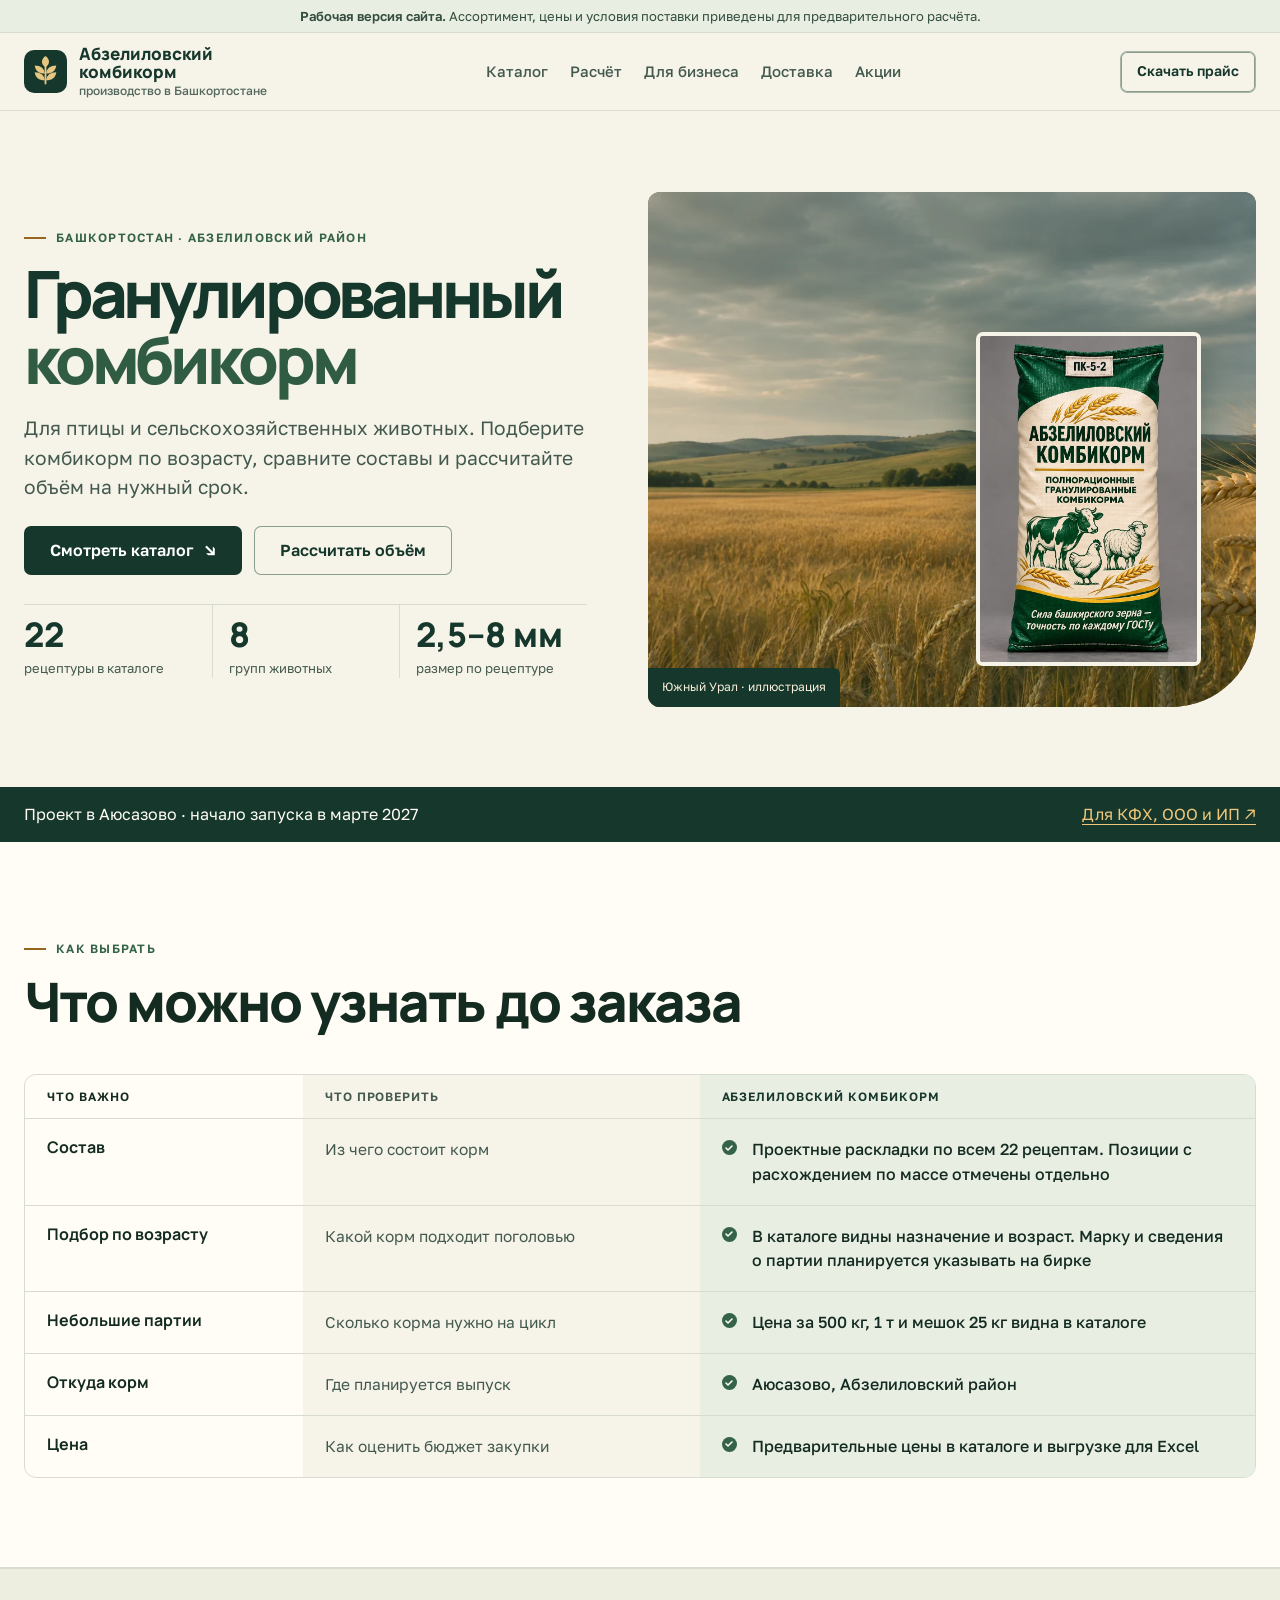
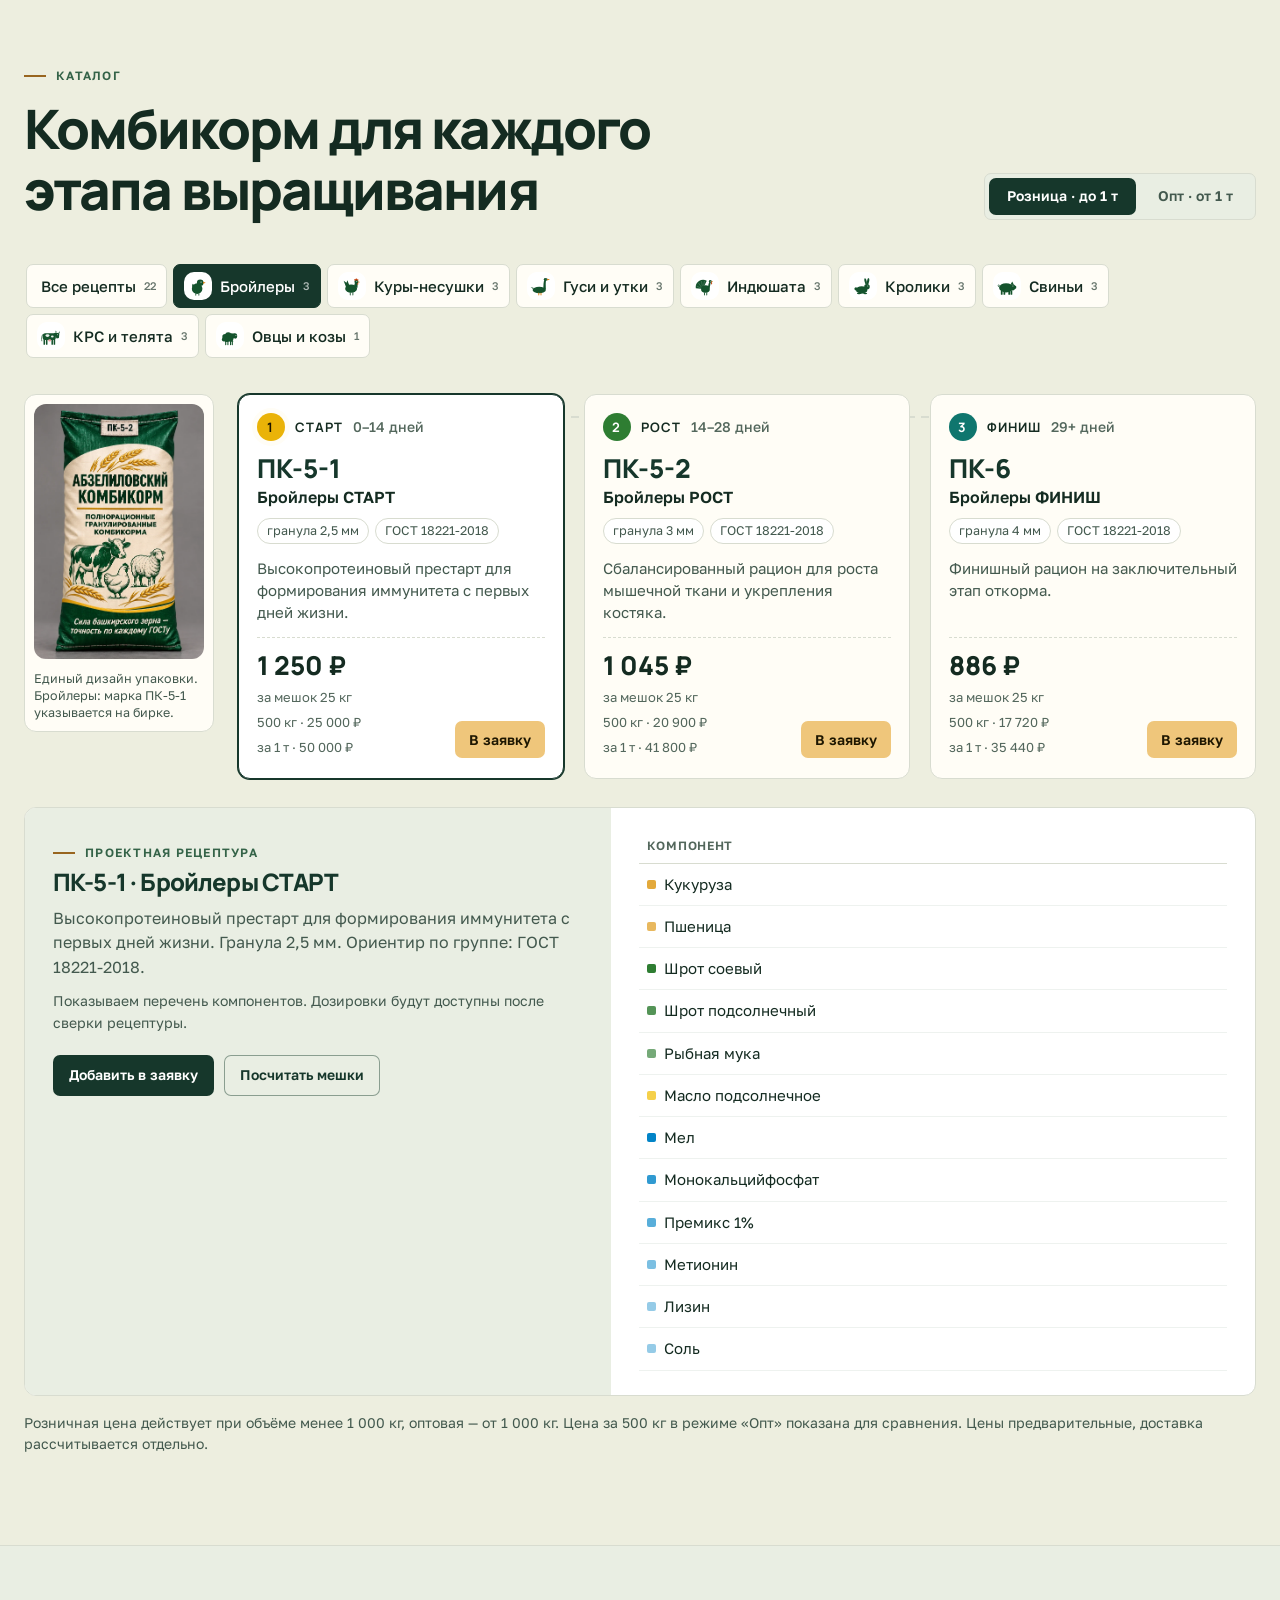
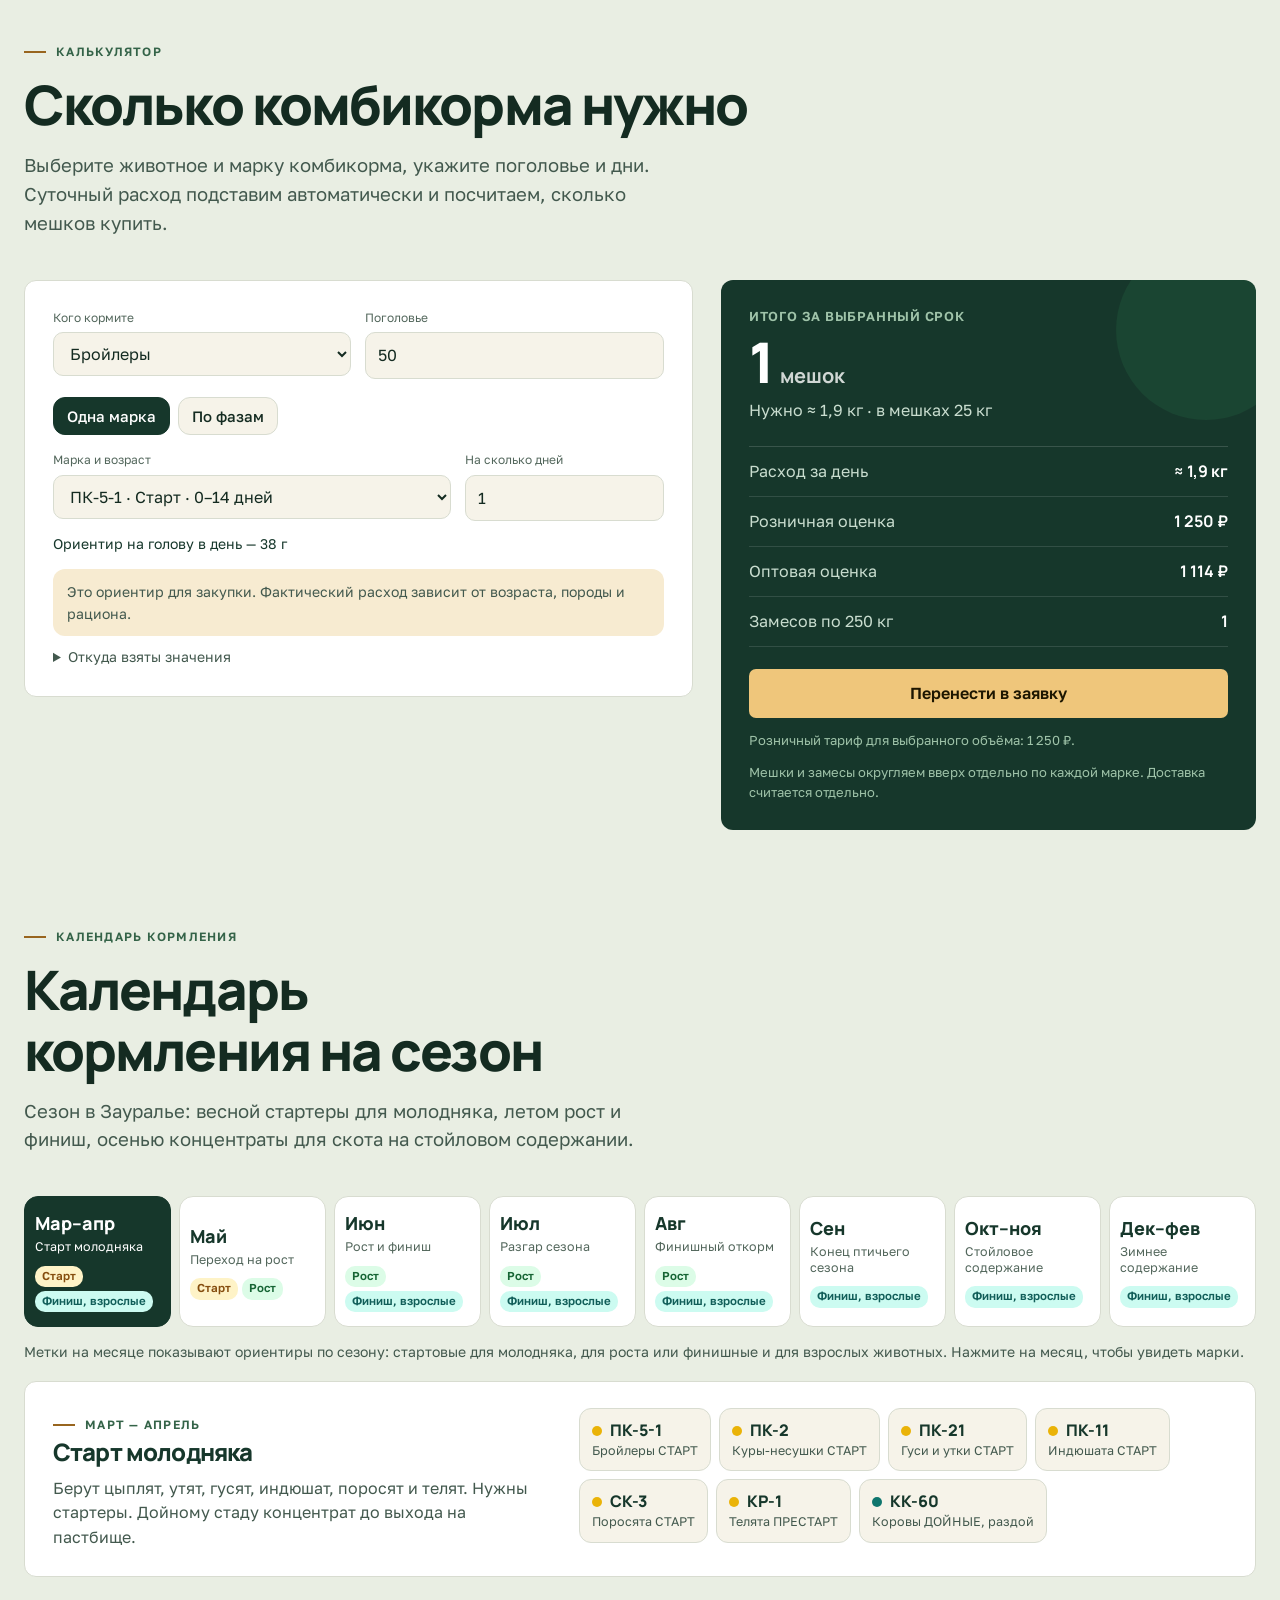
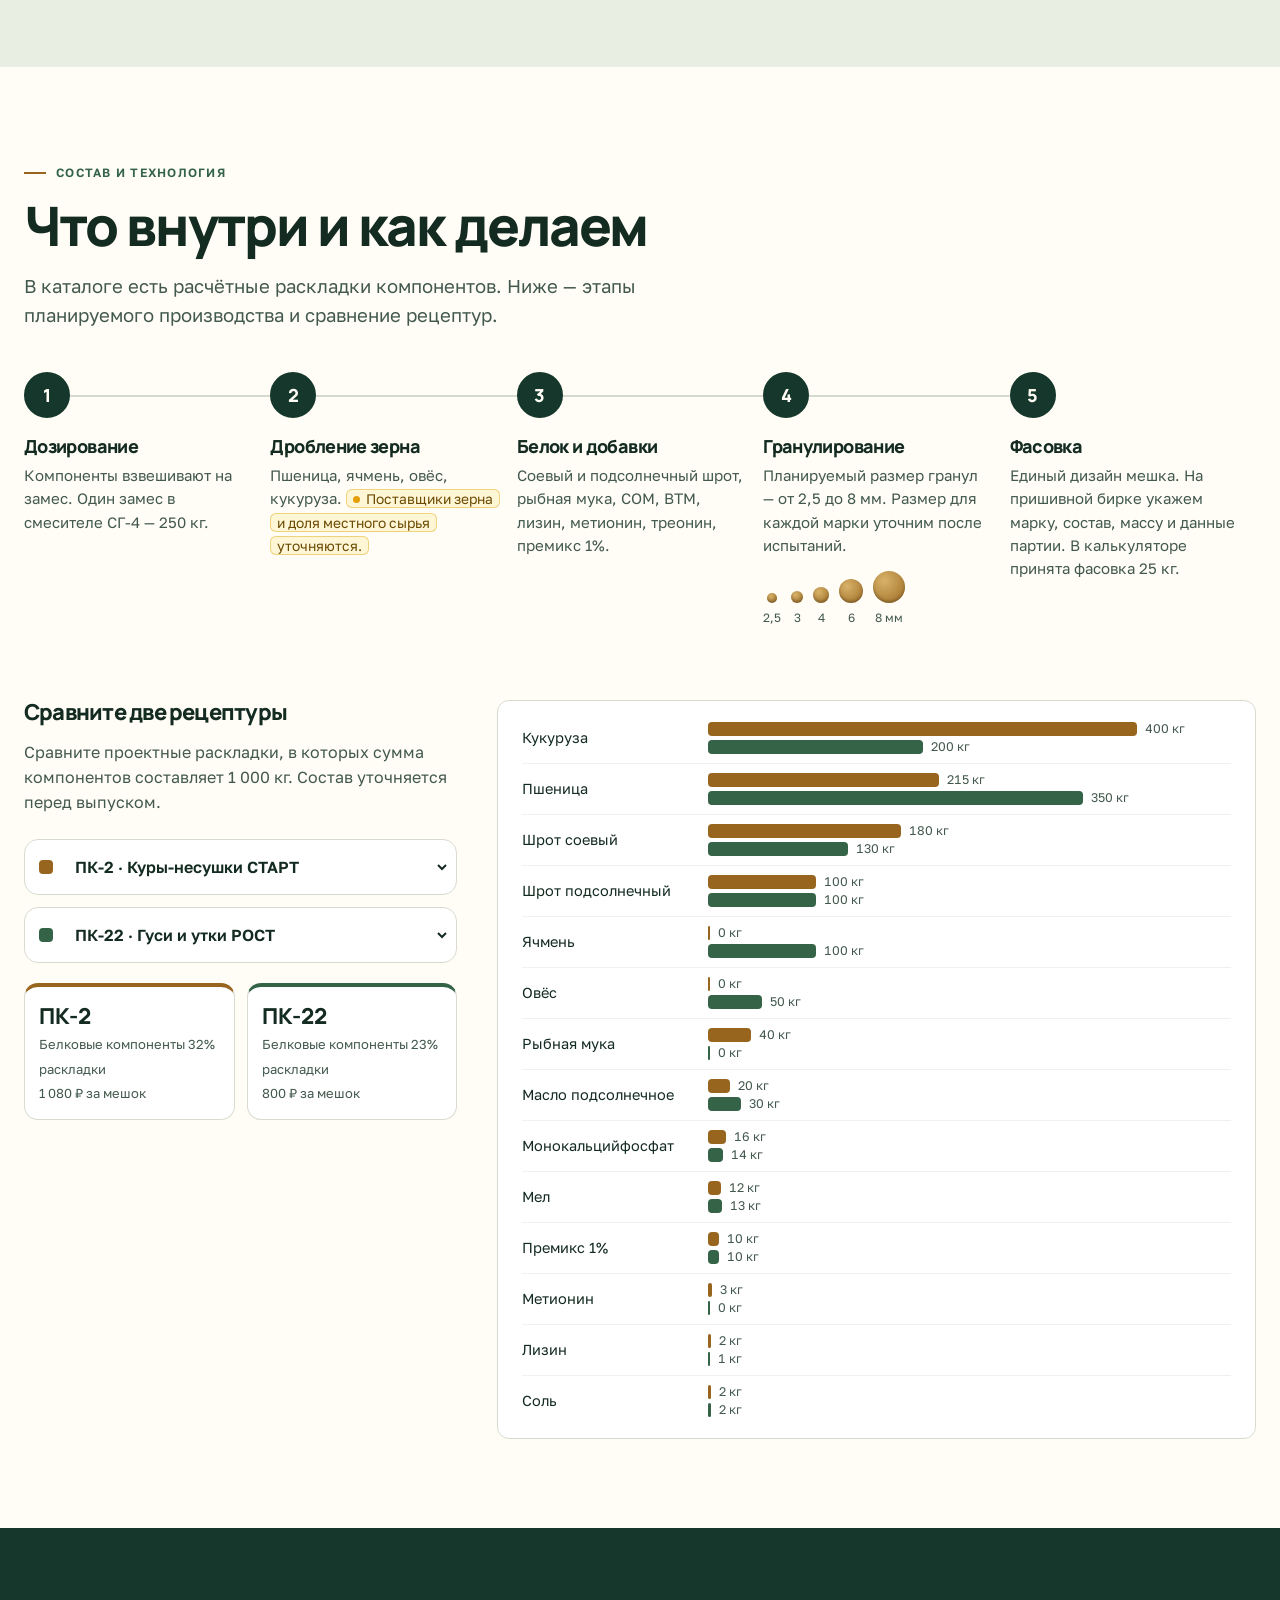
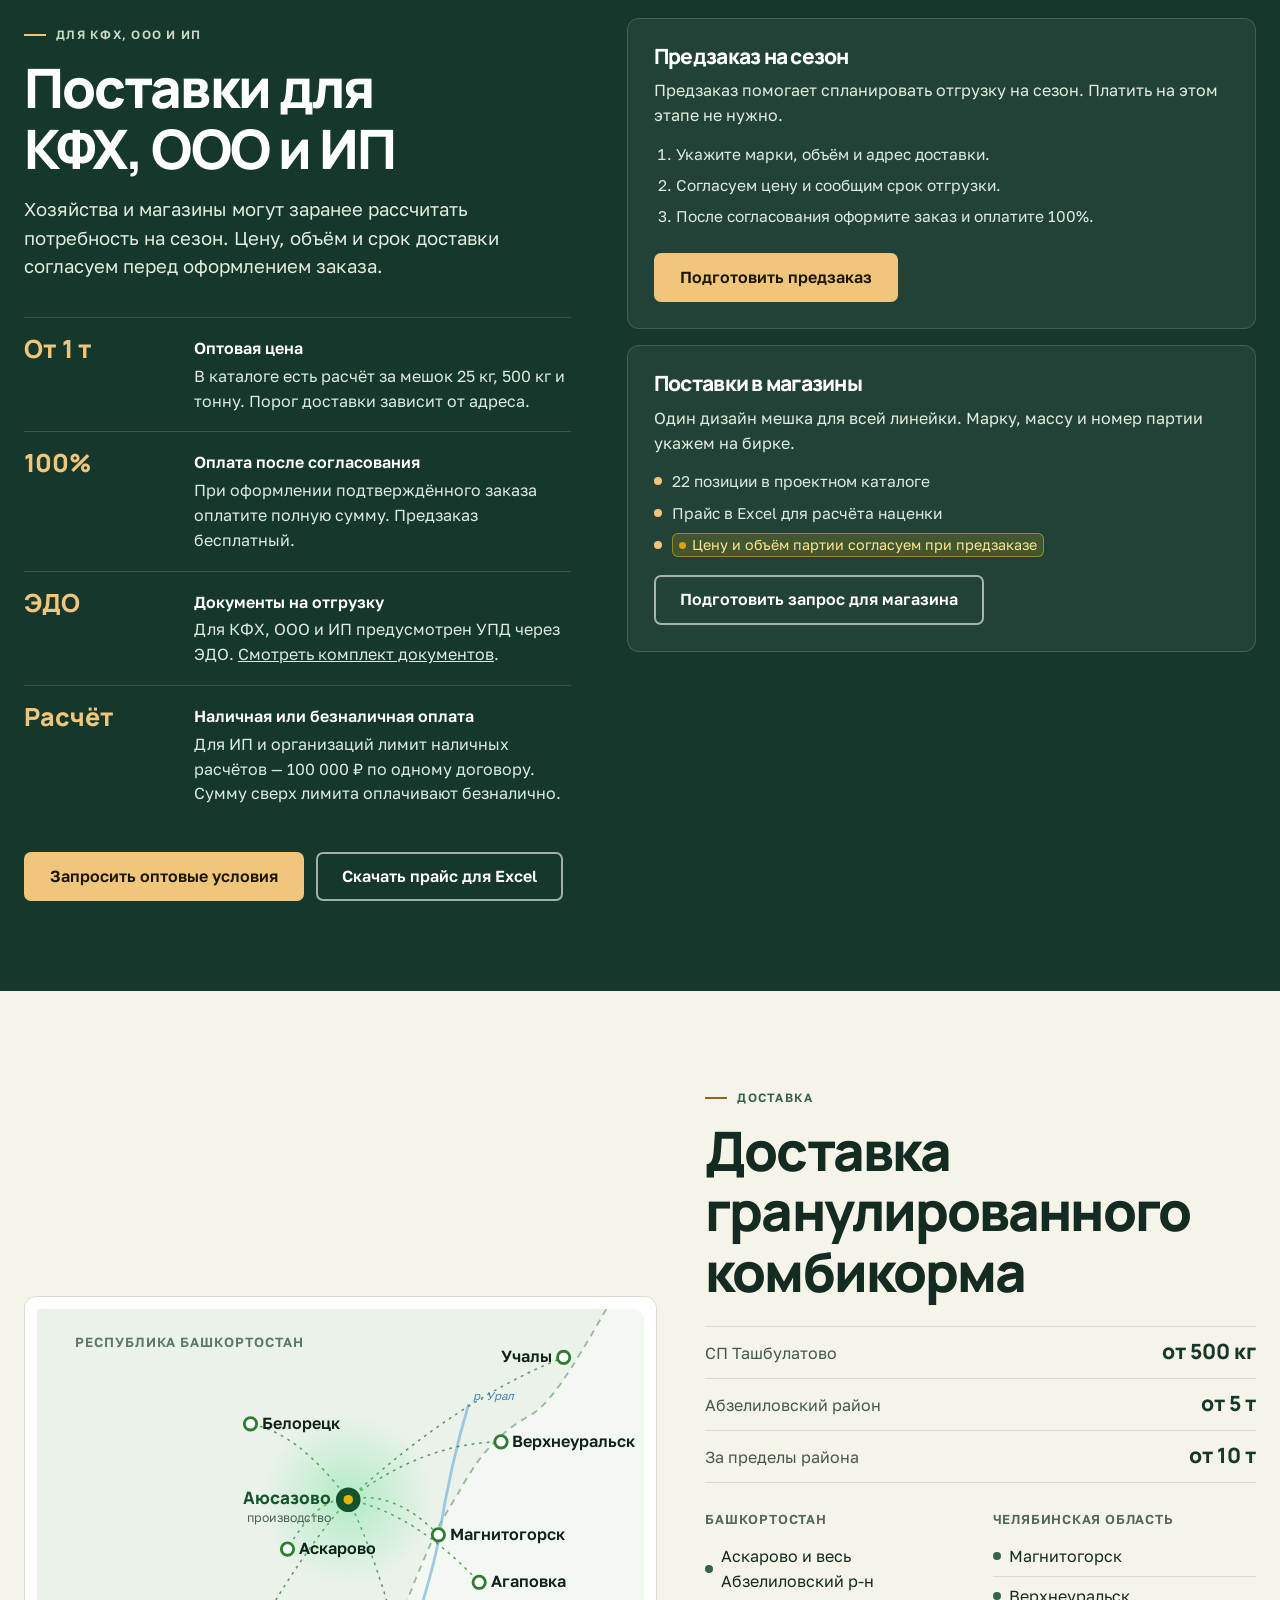
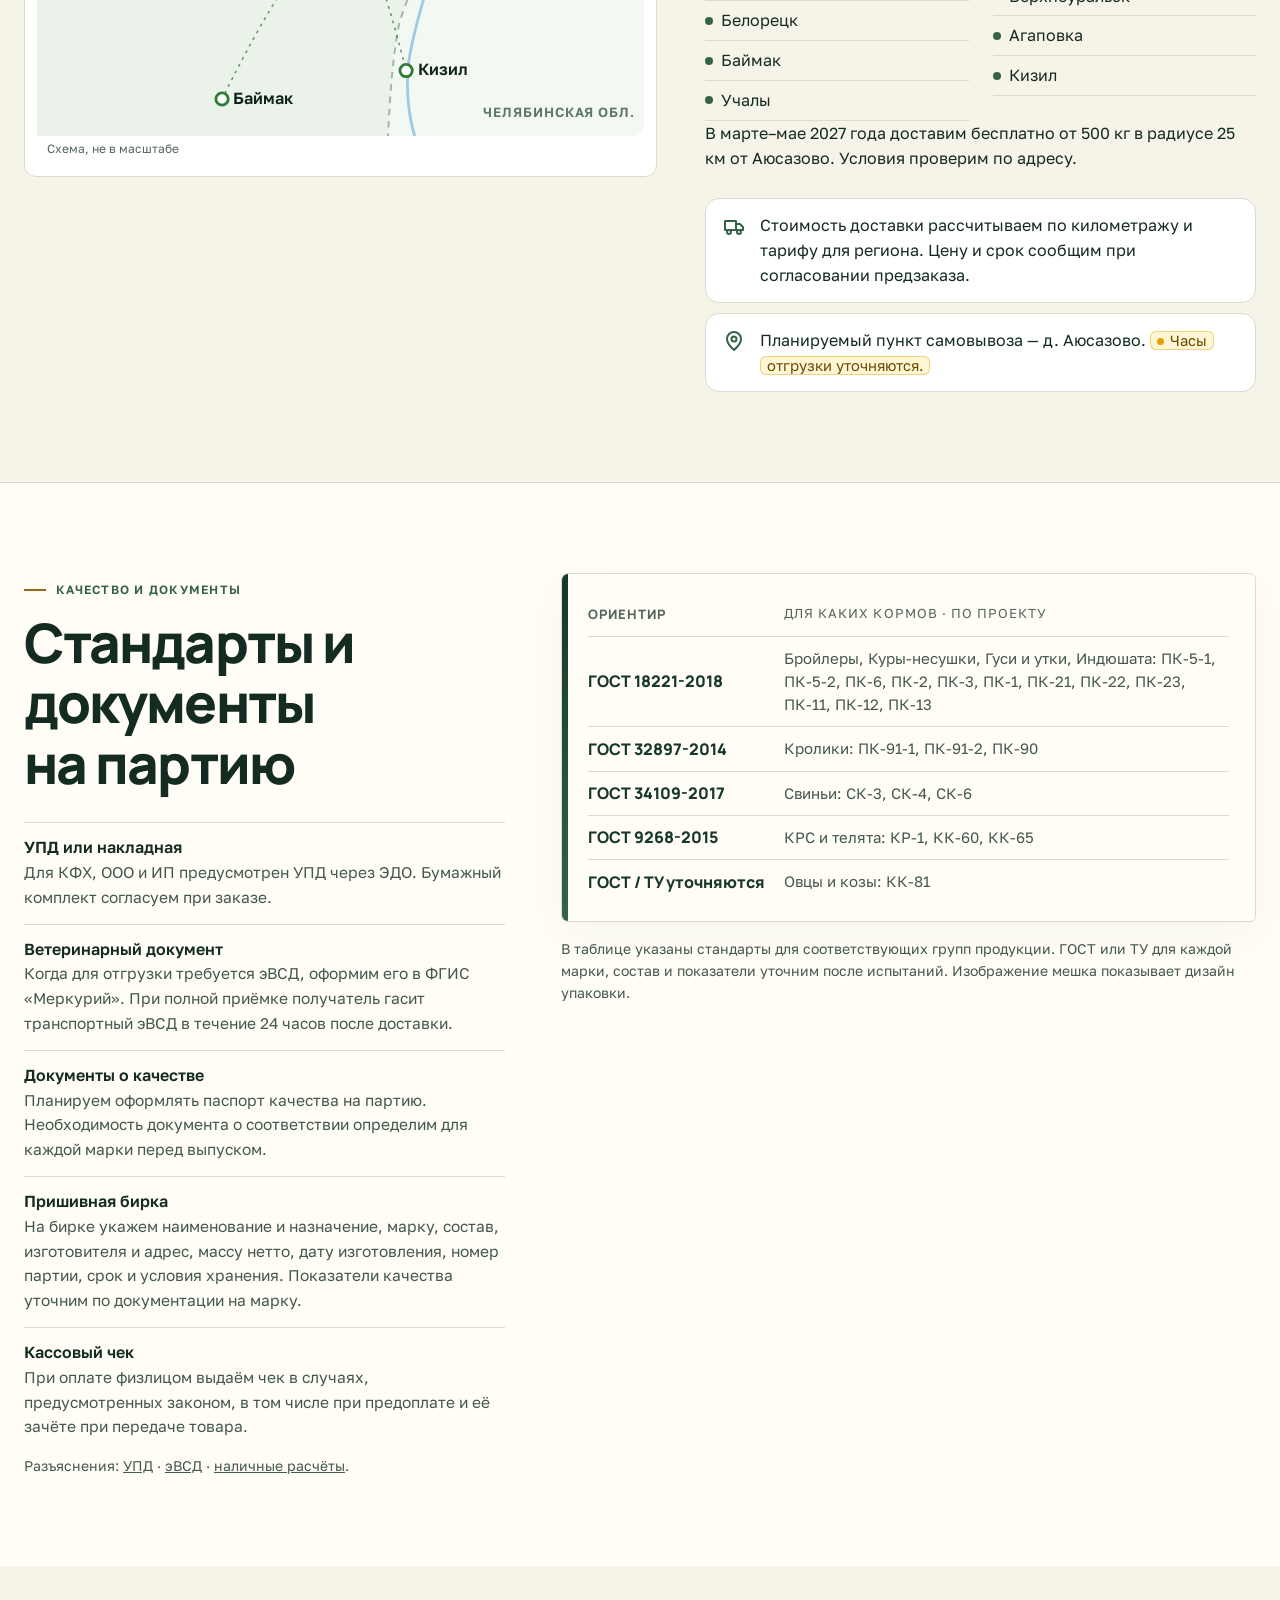
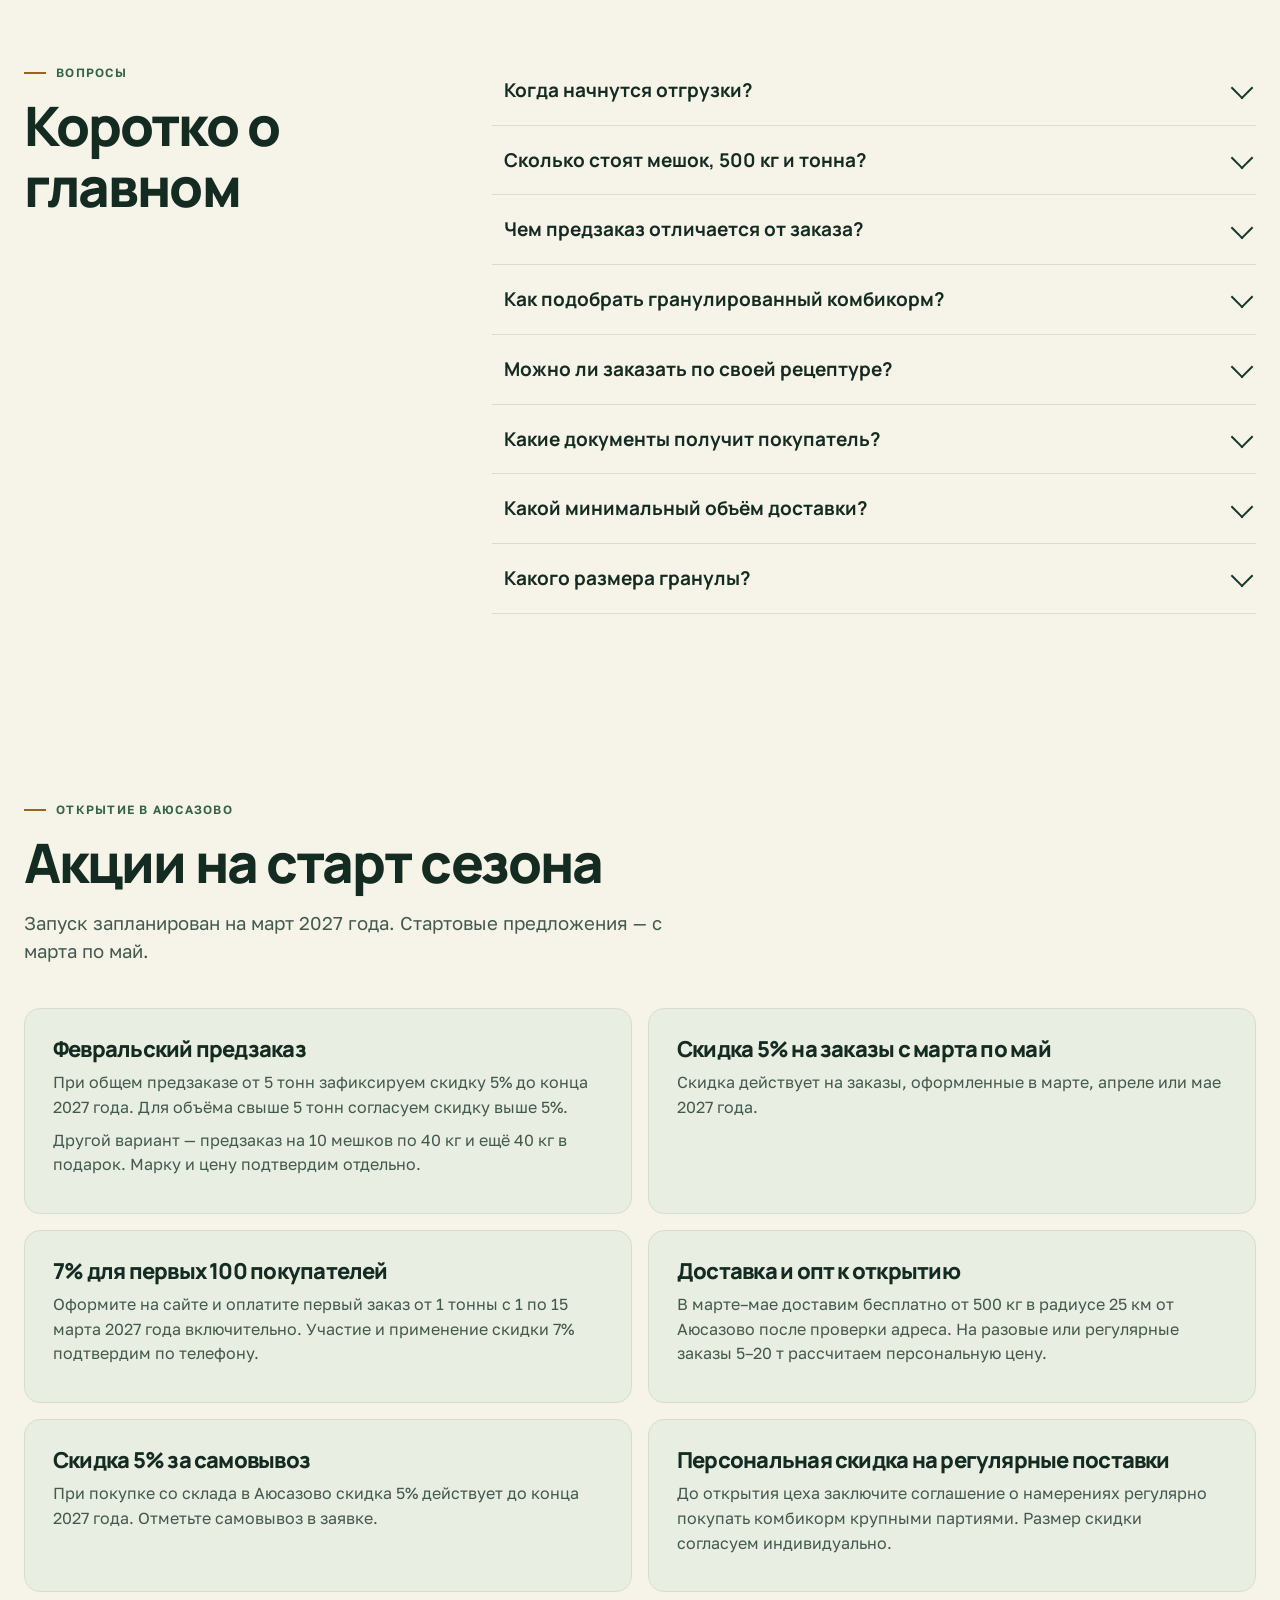
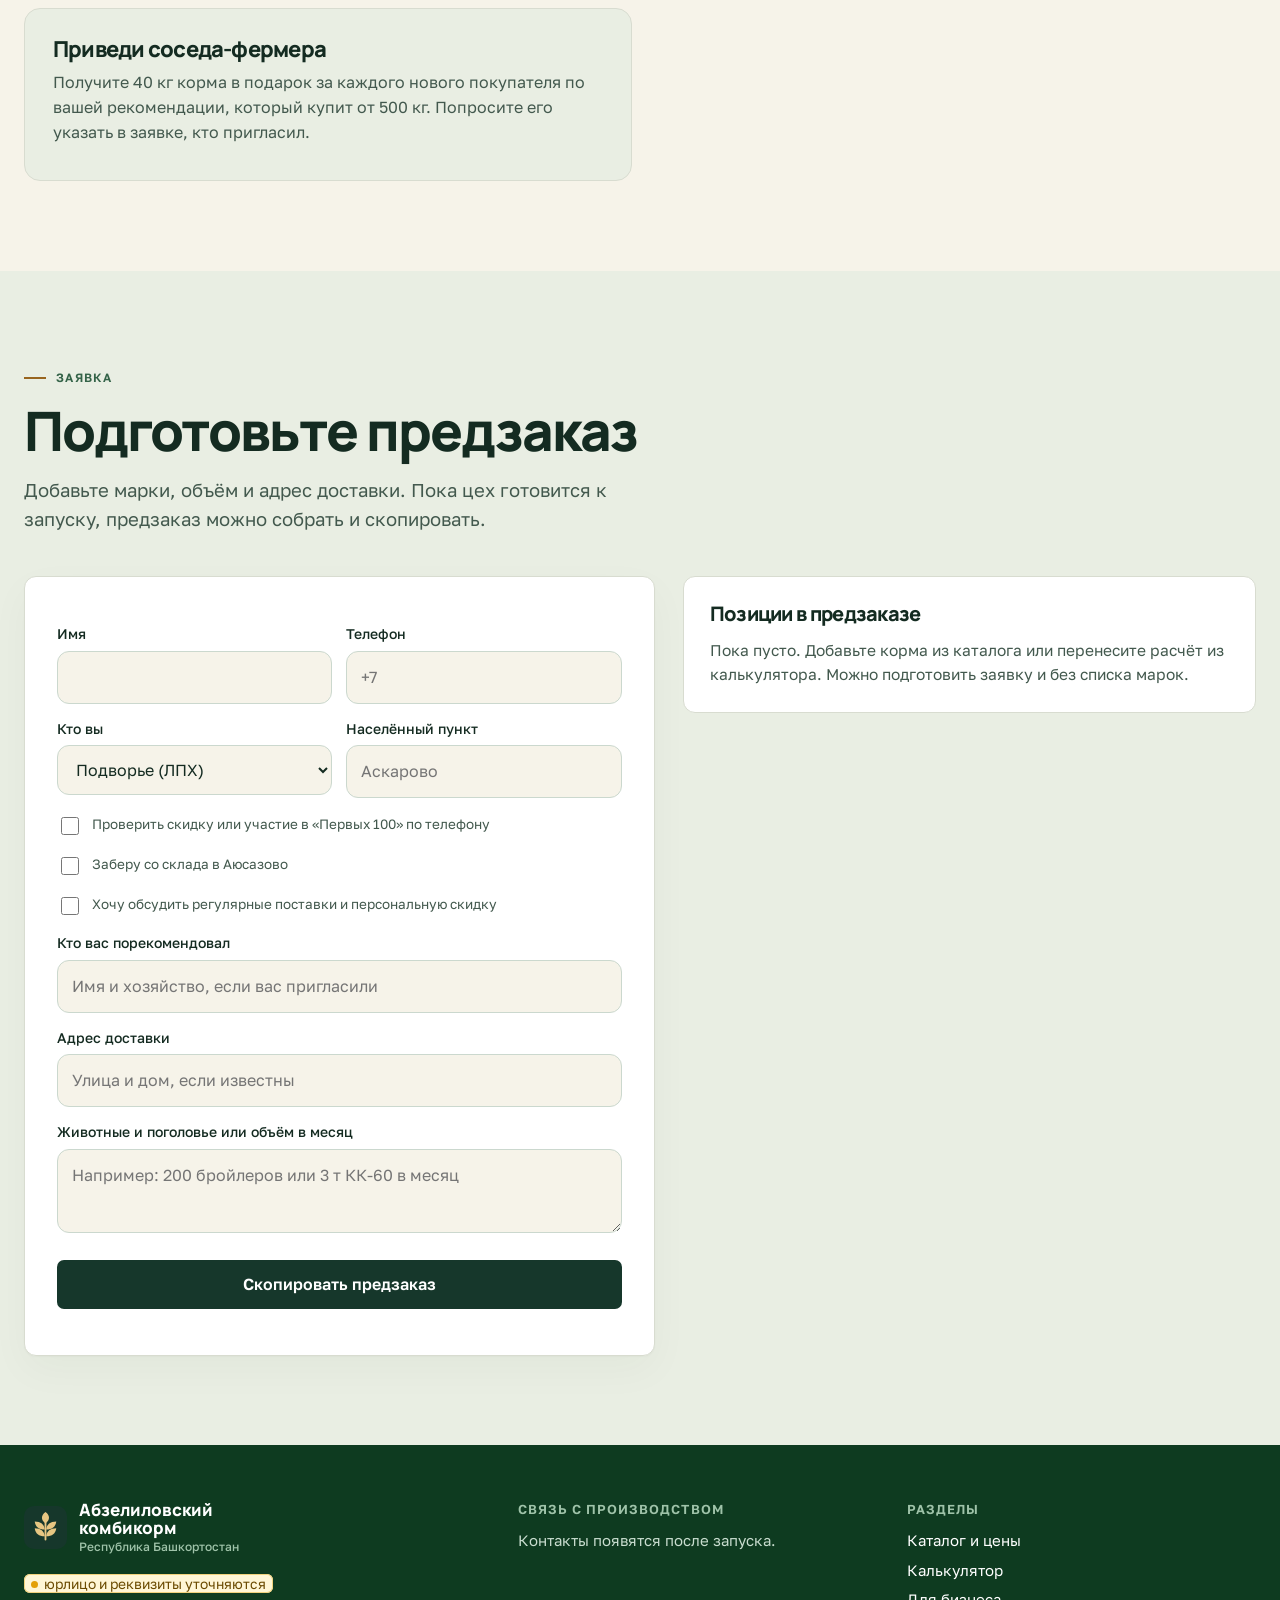
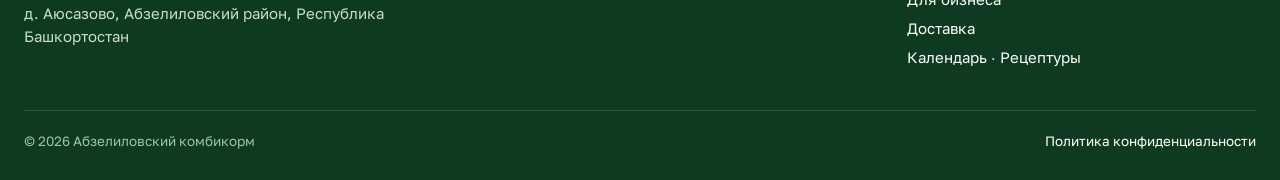
<file: index.html>
<!doctype html>
<html lang="ru">
<head>
<meta charset="utf-8">
<meta name="viewport" content="width=device-width, initial-scale=1">
<title>Абзелиловский комбикорм · каталог, рецептуры и расчёт объёма</title>
<meta name="description" content="Проект производства комбикорма в Аюсазово. Каталог из 22 рецептур, расчёт по фазам кормления и предварительные условия поставки.">
<meta property="og:title" content="Абзелиловский комбикорм">
<meta property="og:description" content="Каталог и расчёт расхода комбикорма на день и на выбранный срок. Проект производства в Абзелиловском районе.">
<meta property="og:type" content="website">
<meta name="theme-color" content="#14532D">
<meta name="robots" content="noindex, nofollow">
<link rel="icon" href="assets/img/mark.svg" type="image/svg+xml">
<style>
@font-face{font-family:"Golos";src:url(assets/fonts/GolosText-400.ttf) format("truetype");font-weight:400;font-display:swap}
@font-face{font-family:"Golos";src:url(assets/fonts/GolosText-500.ttf) format("truetype");font-weight:500;font-display:swap}
@font-face{font-family:"Golos";src:url(assets/fonts/GolosText-600.ttf) format("truetype");font-weight:600;font-display:swap}
@font-face{font-family:"Manrope";src:url(assets/fonts/Manrope-700.ttf) format("truetype");font-weight:700;font-display:swap}
@font-face{font-family:"Manrope";src:url(assets/fonts/Manrope-800.ttf) format("truetype");font-weight:800;font-display:swap}

:root{
  --bg:#F8FAF7;--paper:#fff;--ink:#10241A;--muted:#4D6155;--soft:#7A8B80;--line:#DCE6DE;
  --g900:#14532D;--g800:#1B5E20;--g600:#2E7D32;--g300:#4ADE80;--g50:#EEF5EF;
  --gold:#D97706;--gold2:#EAB308;--gold50:#FDF6E3;--sky:#0284C7;
  --ph-start:#EAB308;--ph-grow:#2E7D32;--ph-finish:#0F766E;
  --r:18px;--rs:12px;--shadow:0 1px 2px rgba(16,36,26,.06),0 8px 24px rgba(16,36,26,.07);
  --wrap:1240px;--pad:24px;
}
*{box-sizing:border-box}
html{overflow-x:clip;scroll-behavior:smooth;scroll-padding-top:84px}
body{margin:0;background:var(--bg);color:var(--ink);font:400 17px/1.55 "Golos",system-ui,sans-serif;-webkit-font-smoothing:antialiased}
img,svg{max-width:100%;display:block}
a{color:inherit}
button,input,select,textarea{font:inherit;color:inherit}
h1,h2,h3,h4{font-family:"Manrope",system-ui,sans-serif;font-weight:800;line-height:1.12;margin:0;letter-spacing:-.01em}
h2{font-size:clamp(28px,3.4vw,42px)}
h3{font-size:22px}
p{margin:0}
.wrap{max-width:var(--wrap);margin:0 auto;padding:0 var(--pad)}
.sec{padding:96px 0}
.eyebrow{font:600 13px/1 "Golos";letter-spacing:.12em;text-transform:uppercase;color:var(--g600);display:inline-flex;align-items:center;gap:10px;margin-bottom:16px}
.eyebrow::before{content:"";width:22px;height:2px;background:var(--gold2)}
.lead{font-size:19px;color:var(--muted);max-width:640px;margin-top:16px}
.sec-head{display:flex;justify-content:space-between;align-items:flex-end;gap:32px;margin-bottom:40px;flex-wrap:wrap}
.sec-head>*{min-width:0}
.gap{background:#FFF6D6;box-shadow:inset 0 0 0 1px #F1D27C;color:#6B4A00;border-radius:6px;padding:1px 7px;font-size:.92em;-webkit-box-decoration-break:clone;box-decoration-break:clone}
.gap::before{content:"";display:inline-block;width:7px;height:7px;border-radius:50%;background:#E3A008;margin-right:6px;vertical-align:1px}
.draft-bar{background:#FFF6D6;border-bottom:1px solid #F1D27C;color:#6B4A00;font-size:14px;text-align:center;padding:8px 16px}
.draft-bar b{font-weight:600}

.btn{display:inline-flex;align-items:center;justify-content:center;gap:10px;border:0;border-radius:999px;padding:15px 26px;font:600 16px/1.2 "Golos";cursor:pointer;text-decoration:none;transition:transform .15s,background .2s,box-shadow .2s;text-align:center;white-space:normal}
.btn:active{transform:translateY(1px)}
.btn-main{background:var(--g900);color:#fff;box-shadow:0 6px 18px rgba(20,83,45,.25)}
.btn-main:hover{background:var(--g800)}
.btn-gold{background:var(--gold2);color:#1d1600}
.btn-gold:hover{background:#f2c22a}
.btn-line{background:transparent;color:var(--g900);box-shadow:inset 0 0 0 2px var(--g900)}
.btn-line:hover{background:var(--g50)}
.btn-sm{padding:10px 16px;font-size:14px}
:focus-visible{outline:3px solid var(--sky);outline-offset:2px}

/* ornament band */
.orn{height:10px;background:url("data:image/svg+xml,%3Csvg xmlns='http://www.w3.org/2000/svg' width='28' height='10'%3E%3Cpath d='M0 5h6l4-4 4 4 4-4 4 4h6' fill='none' stroke='%23D97706' stroke-width='1.4'/%3E%3Ccircle cx='14' cy='8.5' r='1.2' fill='%23D97706'/%3E%3C/svg%3E") repeat-x center/28px 10px;opacity:.75}

/* header */
.hdr{position:sticky;top:0;z-index:50;background:rgba(248,250,247,.92);backdrop-filter:saturate(1.4) blur(10px);border-bottom:1px solid var(--line)}
.hdr-in{display:flex;align-items:center;gap:20px;height:72px}
.logo{display:flex;align-items:center;gap:12px;text-decoration:none;min-width:0}
.logo svg{width:44px;height:44px;flex:none}
.logo b{font:800 17px/1.05 "Manrope";color:var(--g900);display:block}
.logo small{font:500 12px/1.2 "Golos";color:var(--soft);display:block;margin-top:3px}
.hdr-geo{font-size:13px;color:var(--muted);line-height:1.3;max-width:210px;padding-left:20px;border-left:1px solid var(--line)}
.hdr-nav{display:flex;gap:22px;margin-left:auto}
.hdr-nav a{white-space:nowrap;font-size:15px;text-decoration:none;color:var(--muted);font-weight:500}
.hdr-nav a:hover{color:var(--g900)}
.hdr-act{display:flex;align-items:center;gap:10px}
.hdr-phone{font:700 16px "Manrope";text-decoration:none;color:var(--g900);white-space:nowrap}
.msg{width:38px;height:38px;border-radius:50%;display:grid;place-items:center;background:var(--g50);color:var(--g900);text-decoration:none;flex:none}
.msg svg{width:20px;height:20px}
.cart-pill{display:none;align-items:center;gap:8px;background:var(--gold2);color:#1d1600;text-decoration:none;border-radius:999px;padding:8px 14px;font:600 14px "Golos";white-space:nowrap}
.cart-pill.on{display:inline-flex}

/* hero */
.hero{padding:56px 0 72px;position:relative;overflow:hidden}
.hero-grid{display:grid;grid-template-columns:1.02fr 1fr;gap:48px;align-items:center}
.hero-grid>*{min-width:0}
.hero h1{font-size:clamp(34px,4.1vw,54px);color:var(--g900)}
.hero h1 em{font-style:normal;color:var(--gold)}
.hero .lead{font-size:19px;margin-top:20px}
.hero-cta{display:flex;gap:12px;margin-top:32px;flex-wrap:wrap}
.facts{display:grid;grid-template-columns:repeat(4,1fr);gap:0;margin-top:44px;border-top:1px solid var(--line)}
.facts>div{padding:18px 16px 0 0;min-width:0}
.facts>div+div{padding-left:16px;border-left:1px solid var(--line)}
.facts b{font:800 30px/1 "Manrope";color:var(--g900);display:block;white-space:nowrap}
.facts>div>span{font-size:14px;color:var(--muted);line-height:1.35;display:block;margin-top:8px}
.hero-bags{margin:0 auto;max-width:640px;display:grid;grid-template-columns:2fr 1fr 1fr;grid-template-rows:auto auto;gap:10px;position:relative}
.hero-bags>*{min-width:0}
.hero-bags img{width:100%;height:auto;aspect-ratio:600/894;object-fit:cover;border-radius:16px;box-shadow:0 10px 26px rgba(16,36,26,.12)}
.hero-bags .hb-main{grid-row:1/3;height:100%}
.hero-bags figcaption{grid-column:1/-1;font-size:12px;color:var(--soft)}
.hero-ph{margin:0;max-width:680px;border-radius:24px;overflow:hidden;border:1px solid var(--line);position:relative;background:#E9E9E6;box-shadow:0 20px 50px rgba(16,36,26,.14)}
.hero-ph img{width:100%;height:auto}
.vis-label{position:absolute;left:16px;bottom:14px;z-index:5;font-size:12px;color:var(--soft);background:rgba(255,255,255,.8);padding:4px 10px;border-radius:999px}

/* catalog */
.cat{background:var(--paper);border-top:1px solid var(--line);border-bottom:1px solid var(--line)}
.cat-bar{display:flex;gap:16px;align-items:center;justify-content:space-between;flex-wrap:wrap;margin-bottom:28px}
.cat-bar>*{min-width:0}
.price-tg{display:inline-flex;background:var(--g50);border-radius:999px;padding:4px;gap:4px;border:1px solid var(--line)}
.price-tg button{border:0;background:transparent;border-radius:999px;padding:10px 18px;font:600 14px/1.2 "Golos";cursor:pointer;color:var(--muted);text-align:center}
.price-tg button.on{background:var(--g900);color:#fff}
.tabs{display:flex;gap:8px;overflow-x:auto;padding:2px 2px 10px;margin:0 0 26px;scrollbar-width:thin}
.tab{flex:none;display:flex;align-items:center;gap:8px;border:1px solid var(--line);background:var(--bg);border-radius:14px;padding:8px 14px 8px 8px;cursor:pointer;font:500 15px "Golos";white-space:nowrap;transition:border-color .2s,background .2s}
.tab svg{width:34px;height:34px;flex:none;background:#fff;border-radius:10px;padding:3px}
.tab.all{padding-left:14px}
.tab:hover{border-color:var(--g600)}
.tab.on{background:var(--g900);color:#fff;border-color:var(--g900)}
.tab.on svg{background:#fff}
.tab i{font-style:normal;font-size:12px;opacity:.65}

.line-view{position:relative;display:grid;grid-template-columns:190px 1fr;gap:24px;align-items:start}
.line-view>*{min-width:0}
.lv{margin:0;position:sticky;top:96px;border-radius:var(--r);overflow:hidden;background:#fff;border:1px solid var(--line);padding:10px 10px 12px;text-align:center}
.lv img{width:100%;height:auto;margin:0 auto;border-radius:12px}
.lv figcaption,.lv p{font-size:12.5px;line-height:1.35;color:var(--muted);margin-top:12px;text-align:left}
.lv.none{background:linear-gradient(180deg,var(--g50),#fff)}
.lv.none svg{width:110px;height:110px;margin:6px auto 0}
.phases{display:grid;grid-template-columns:repeat(3,1fr);gap:20px;position:relative}
.phases>*{min-width:0}
.phases.n1{grid-template-columns:minmax(0,420px)}
.phases.seq::before{content:"";position:absolute;left:8%;right:8%;top:22px;height:2px;background:repeating-linear-gradient(90deg,var(--line) 0 8px,transparent 8px 14px)}
.pc{position:relative;background:var(--bg);border:1px solid var(--line);border-radius:var(--r);padding:18px 18px 20px;cursor:pointer;transition:border-color .2s,box-shadow .2s,transform .2s;display:flex;flex-direction:column}
.pc:hover{border-color:#b9cdbd}
.pc.on{border-color:var(--g900);box-shadow:0 0 0 2px var(--g900),var(--shadow);background:#fff}
.pc-ph{display:flex;align-items:center;gap:10px;font:700 13px "Manrope";letter-spacing:.08em;text-transform:uppercase}
.pc-ph i{width:28px;height:28px;border-radius:50%;display:grid;place-items:center;color:#fff;font-style:normal;font-size:13px;flex:none;position:relative;z-index:1;box-shadow:0 0 0 5px var(--paper)}
.pc-ph span{color:var(--soft);font-family:"Golos";font-weight:500;letter-spacing:0;text-transform:none;font-size:14px}
.pc-top{display:block;margin-top:14px}
.pc-top>*{min-width:0}
.pc-top .bag{width:96px}
.pc-mark{font:800 26px/1 "Manrope";color:var(--g900)}
.pc-name{font-weight:600;margin-top:6px;line-height:1.3}
.pc-spec{display:flex;flex-wrap:wrap;gap:6px;margin-top:10px}
.chip{font-size:12.5px;line-height:1;padding:6px 9px;border-radius:999px;background:#fff;border:1px solid var(--line);color:var(--muted);white-space:nowrap}
.pc-desc{font-size:15px;color:var(--muted);margin-top:14px;line-height:1.45;flex:1}
.pc-price{display:flex;align-items:flex-end;justify-content:space-between;gap:12px;margin-top:16px;padding-top:14px;border-top:1px dashed var(--line);flex-wrap:wrap}
.pc-price>*{min-width:0}
.pc-price b{font:800 26px/1 "Manrope";color:var(--ink);white-space:nowrap}
.pc-price small{display:block;font-size:13px;color:var(--soft);margin-top:5px}
.add{border:0;border-radius:999px;background:var(--gold2);color:#1d1600;font:600 14px "Golos";padding:10px 14px;cursor:pointer;white-space:nowrap}
.add:hover{background:#f2c22a}
.add.done{background:var(--g50);color:var(--g900)}

.detail{margin-top:28px;display:grid;grid-template-columns:1fr 1.1fr;gap:0;border:1px solid var(--line);border-radius:var(--r);overflow:hidden;background:#fff}
.detail>*{min-width:0}
.dt-l{padding:28px;background:linear-gradient(180deg,var(--g50),#fff)}
.dt-bag{float:right;width:84px;height:auto;margin:0 0 10px 16px;border-radius:10px}
.dt-l h3{font-size:24px;color:var(--g900)}
.dt-l p{color:var(--muted);margin-top:10px}
.stack{display:flex;height:34px;border-radius:10px;overflow:hidden;margin-top:22px;background:var(--line)}
.stack span{height:100%;transition:flex-basis .5s}
.legend{display:grid;grid-template-columns:1fr 1fr;gap:8px 16px;margin-top:16px;font-size:14px}
.legend div{display:flex;align-items:center;gap:8px;min-width:0}
.legend i{width:12px;height:12px;border-radius:3px;flex:none}
.legend b{margin-left:auto;font-family:"Manrope"}
.dt-r{padding:20px 28px 24px}
.ctab{width:100%;border-collapse:collapse;font-size:15px}
.ctab th{text-align:left;font:600 12px "Golos";letter-spacing:.06em;text-transform:uppercase;color:var(--soft);padding:10px 8px;border-bottom:1px solid var(--line);position:sticky;top:0;background:#fff}
.ctab td{padding:9px 8px;border-bottom:1px solid #EEF2EF}
.ctab td:nth-child(n+2),.ctab th:nth-child(n+2){text-align:right;font-variant-numeric:tabular-nums}
.ctab td:nth-child(n+2){white-space:nowrap}
.ctab td i{display:inline-block;width:9px;height:9px;border-radius:2px;margin-right:8px;vertical-align:1px}
.ctab tfoot td{font-weight:600;border-bottom:0}

.ptable-wrap{border:1px solid var(--line);border-radius:var(--r);overflow:hidden;background:#fff}
.ph-filter{display:flex;gap:8px;flex-wrap:wrap;margin-bottom:16px}
.ph-filter button{border:1px solid var(--line);background:#fff;border-radius:999px;padding:8px 14px;font:500 14px "Golos";cursor:pointer}
.ph-filter button.on{border-color:var(--g900);background:var(--g50);color:var(--g900)}
.ptable{width:100%;border-collapse:collapse}
.ptable th{text-align:left;font:600 12px "Golos";letter-spacing:.06em;text-transform:uppercase;color:var(--soft);padding:14px 14px;background:var(--bg);border-bottom:1px solid var(--line)}
.ptable td{padding:12px 14px;border-bottom:1px solid #EEF2EF;vertical-align:middle}
.ptable tr.row{cursor:pointer}
.ptable tr.row:hover td{background:#FAFCFA}
.ptable tr.row.on td{background:var(--g50)}
.ptable .mk{font:800 17px "Manrope";color:var(--g900);white-space:nowrap}
.ptable .num{text-align:right;white-space:nowrap;font-variant-numeric:tabular-nums}
.ptable .num b{font-family:"Manrope";font-size:17px}
.dot{display:inline-block;width:10px;height:10px;border-radius:50%;margin-right:8px;vertical-align:0}
.cat-note{font-size:14px;color:var(--soft);margin-top:16px}

/* why */
.why{background:#fff;border-bottom:1px solid var(--line)}
.vs{display:grid;grid-template-columns:1fr;border:1px solid var(--line);border-radius:var(--r);overflow:hidden}
.vs-row{display:grid;grid-template-columns:220px 1fr 1.25fr;border-top:1px solid var(--line)}
.vs-row:first-child{border-top:0}
.vs-row>*{min-width:0;padding:18px 22px}
.vs-row .k{font:700 16px/1.3 "Manrope";color:var(--ink)}
.vs-row .a{color:var(--soft);background:var(--bg);font-size:15.5px}
.vs-row .b{color:var(--ink);font-weight:500;background:var(--g50);position:relative;padding-left:52px}
.vs-row .b::before{content:"";position:absolute;left:22px;top:21px;width:18px;height:18px;border-radius:50%;background:var(--g600) url("data:image/svg+xml,%3Csvg xmlns='http://www.w3.org/2000/svg' viewBox='0 0 24 24' fill='none' stroke='white' stroke-width='3.2' stroke-linecap='round' stroke-linejoin='round'%3E%3Cpath d='m6 12 4 4 8-8'/%3E%3C/svg%3E") center/12px no-repeat}
.vs-head .a,.vs-head .b,.vs-head .k{font:600 12px "Golos";letter-spacing:.08em;text-transform:uppercase;padding-top:14px;padding-bottom:14px}
.vs-head .b{color:var(--g900)}
.vs-head .b::before{display:none}
.vs-head .b{padding-left:22px}
/* season calendar */
.months{display:grid;grid-template-columns:repeat(8,1fr);gap:8px}
.months>*{min-width:0}
.mo{border:1px solid var(--line);background:#fff;border-radius:14px;padding:14px 10px;text-align:left;cursor:pointer;transition:border-color .2s,background .2s}
.mo b{display:block;font:800 18px "Manrope";color:var(--g900)}
.mo span{display:block;font-size:12.5px;color:var(--soft);margin-top:4px;line-height:1.3}
.mo i{display:flex;flex-wrap:wrap;gap:4px;margin-top:10px;font-style:normal}
.mo em{font:600 11.5px/1.15 "Golos";font-style:normal;padding:4px 7px;border-radius:10px;max-width:100%}
.mo{min-width:0;overflow:hidden}
.ph-start{background:#FEF3C7;color:#854D0E}
.ph-grow{background:#DCFCE7;color:#166534}
.ph-finish{background:#CCFBF1;color:#115E59}
.mo.on{background:var(--g900);border-color:var(--g900)}
.mo.on b{color:#fff}.mo.on span{color:#C9DDCF}
.mo-card{margin-top:18px;display:grid;grid-template-columns:1fr 1.3fr;gap:28px;background:#fff;border:1px solid var(--line);border-radius:var(--r);padding:26px 28px}
.mo-card>*{min-width:0}
.mo-card h3{font-size:24px;color:var(--g900)}
.mo-card p{color:var(--muted);margin-top:10px}
.mo-marks{display:flex;flex-wrap:wrap;gap:8px;align-content:flex-start}
.mo-marks button{border:1px solid var(--line);background:var(--bg);border-radius:12px;padding:10px 12px;cursor:pointer;text-align:left;font:inherit}
.mo-marks button:hover{border-color:var(--g600)}
.mo-marks b{display:block;font:800 16px "Manrope";color:var(--g900)}
.mo-marks small{display:block;font-size:12.5px;color:var(--muted)}
.mo-leg{margin-top:14px;font-size:14px;color:var(--muted)}
.mo-leg span{display:inline-flex;align-items:center;gap:6px}
.mo-leg i{width:14px;height:6px;border-radius:3px}
/* farm side cards */
.fcards{display:grid;gap:16px}
.fcard{background:rgba(255,255,255,.06);border:1px solid rgba(255,255,255,.14);border-radius:var(--r);padding:26px}
.fcard h3{font-size:21px;color:#fff}
.fcard p{color:#C9DDCF;margin-top:10px;font-size:16px}
.fcard ul{margin:14px 0 0;padding:0;list-style:none;display:grid;gap:8px}
.fcard li{display:flex;gap:10px;color:#DCEADF;font-size:15.5px}
.fcard li::before{content:"";width:8px;height:8px;border-radius:50%;background:var(--gold2);margin-top:8px;flex:none}
.fcard .btn{margin-top:18px}
.fcard .gap{background:rgba(250,204,21,.14);box-shadow:inset 0 0 0 1px rgba(250,204,21,.45);color:#FDE68A}
.farm .gap{background:rgba(250,204,21,.14);box-shadow:inset 0 0 0 1px rgba(250,204,21,.45);color:#FDE68A}

/* calculator */
.calc-grid{display:grid;grid-template-columns:1.25fr 1fr;gap:28px;align-items:start}
.calc-grid>*{min-width:0}
.panel{background:#fff;border:1px solid var(--line);border-radius:var(--r);padding:28px}
.lbl{font:600 13px "Golos";letter-spacing:.06em;text-transform:uppercase;color:var(--soft);margin-bottom:10px;display:block}
.seg{display:flex;flex-wrap:wrap;gap:8px}
.seg button{border:1px solid var(--line);background:var(--bg);border-radius:12px;padding:9px 13px;font:500 15px "Golos";cursor:pointer}
.seg button.on{background:var(--g900);border-color:var(--g900);color:#fff}
.calc-fields{display:grid;grid-template-columns:1fr 1fr;gap:14px;margin-top:16px}
.calc-fields>*{min-width:0}
.calc-grid .panel>.calc-fields{margin-top:0}
#calcMode{margin-top:18px}
#calcMode[hidden]{display:none}
#calcSingle .calc-fields{grid-template-columns:2fr 1fr}
.calc-rate{color:var(--g900);margin:12px 0 0;font-size:14px}
.crow{display:grid;grid-template-columns:minmax(0,1fr) 86px 82px;gap:12px;align-items:end;padding:14px 0;border-top:1px solid var(--line)}
.crow>*{min-width:0}
.crow:first-of-type{margin-top:24px}
.crow .nm b{font:800 18px "Manrope";color:var(--g900);display:block}
.crow .nm span{font-size:14px;color:var(--muted);line-height:1.3;display:block}
.fld small{display:block;font-size:12px;color:var(--soft);margin-bottom:5px}
.fld input,.fld select{width:100%;padding:10px 12px;border:1px solid var(--line);border-radius:10px;background:var(--bg);color:var(--ink);font:inherit;font-size:16px}
.crow .out{text-align:right;font:800 20px "Manrope";white-space:nowrap}
.crow .out small{display:block;font:500 12px "Golos";color:var(--soft)}
.calc-hint{font-size:14px;color:var(--muted);margin-top:14px;background:var(--gold50);border-radius:12px;padding:12px 14px}
.calc-sources{margin-top:10px;font-size:14px;color:var(--muted)}
.calc-sources summary{cursor:pointer}
.calc-sources ul{padding-left:22px;margin:8px 0 0}
.calc-sources li+li{margin-top:7px}
.res{position:sticky;top:96px;background:var(--g900);color:#fff;border-radius:var(--r);padding:28px;overflow:hidden}
.res::after{content:"";position:absolute;right:-40px;top:-40px;width:180px;height:180px;border-radius:50%;background:rgba(74,222,128,.08)}
.res .lbl{color:#9FC3A9}
.res-big{font:800 56px/1 "Manrope";margin-top:4px}
.res-big small{font-size:20px;font-weight:700;margin-left:6px;opacity:.8}
.res-sub{color:#C9DDCF;margin-top:8px}
.res-rows{margin-top:24px;border-top:1px solid rgba(255,255,255,.15)}
.res-rows div{display:flex;justify-content:space-between;gap:12px;padding:12px 0;border-bottom:1px solid rgba(255,255,255,.12)}
.res-rows span{color:#C9DDCF}
.res-rows b{font-family:"Manrope";white-space:nowrap}
.res .btn{margin-top:22px;width:100%}
.res-note{font-size:13px;color:#9FC3A9;margin-top:12px}

/* tech */
.tech{background:linear-gradient(180deg,var(--bg),#F2F7F1)}
.steps{display:grid;grid-template-columns:repeat(5,1fr);gap:0;counter-reset:s;position:relative}
.steps>*{min-width:0}
.step{padding:0 18px 0 0;position:relative}
.step-n{width:46px;height:46px;border-radius:50%;background:#fff;border:2px solid var(--g900);display:grid;place-items:center;font:800 18px "Manrope";color:var(--g900);position:relative;z-index:1}
.step:not(:last-child)::after{content:"";position:absolute;top:23px;left:46px;right:0;height:2px;background:var(--g900);opacity:.18}
.step h4{font-size:18px;margin-top:18px}
.step p{font-size:15px;color:var(--muted);margin-top:8px}
.pellets{display:flex;align-items:flex-end;gap:10px;margin-top:14px}
.pellets div{text-align:center;font-size:12px;color:var(--muted)}
.pellets i{display:block;border-radius:50%;background:radial-gradient(circle at 35% 30%,#D9B26A,#9C6B22);margin:0 auto 6px;box-shadow:inset 0 -2px 3px rgba(0,0,0,.25)}
.cmp{margin-top:72px;display:grid;grid-template-columns:.8fr 1.4fr;gap:40px;align-items:start}
.cmp>*{min-width:0}
.cmp-sel{display:grid;gap:12px;margin-top:24px}
.cmp-sel label{min-width:0;display:flex;align-items:center;gap:12px;background:#fff;border:1px solid var(--line);border-radius:14px;padding:6px 6px 6px 14px}
.cmp-sel i{width:14px;height:14px;border-radius:4px;flex:none}
.cmp-sel select{flex:1;min-width:0;width:100%;text-overflow:ellipsis;border:0;background:transparent;padding:10px 6px;font-weight:600;cursor:pointer}
.cmp-sum{margin-top:20px;display:grid;grid-template-columns:1fr 1fr;gap:12px}
.cmp-sum>div{background:#fff;border:1px solid var(--line);border-radius:14px;padding:14px}
.cmp-sum b{font:800 22px "Manrope";display:block}
.cmp-sum span{font-size:13px;color:var(--muted)}
.bars{background:#fff;border:1px solid var(--line);border-radius:var(--r);padding:12px 24px}
.bar-row{display:grid;grid-template-columns:170px 1fr;gap:16px;align-items:center;padding:9px 0;border-bottom:1px solid #EEF2EF}
.bar-row:last-child{border-bottom:0}
.bar-row>*{min-width:0}
.bar-row .n{font-size:14.5px;line-height:1.25}
.bar-pair{display:grid;gap:4px}
.bar{display:flex;align-items:center;gap:8px;height:14px}
.bar i{display:block;height:100%;border-radius:4px;transition:width .5s ease;min-width:2px}
.bar span{font-size:12.5px;color:var(--muted);white-space:nowrap;font-variant-numeric:tabular-nums}

/* farm */
.farm{background:var(--g900);color:#fff;position:relative;overflow:hidden}
.farm .eyebrow{color:var(--g300)}
.farm h2{color:#fff}
.farm .lead{color:#C9DDCF}
.farm-grid{display:grid;grid-template-columns:1fr 1.15fr;gap:56px;align-items:start}
.farm-grid>*{min-width:0}
.terms{margin-top:36px;display:grid;gap:0}
.term{display:grid;grid-template-columns:150px 1fr;gap:20px;padding:18px 0;border-top:1px solid rgba(255,255,255,.14)}
.term>*{min-width:0}
.term b{font:800 25px/1.05 "Manrope";color:var(--gold2)}
.term p{color:#DCEADF;font-size:16px}
.term p strong{color:#fff;display:block;font-weight:600;margin-bottom:3px}
.season{background:rgba(255,255,255,.05);border:1px solid rgba(255,255,255,.12);border-radius:var(--r);padding:28px}
.season h3{font-size:20px}
.season-sub{color:#9FC3A9;font-size:14px;margin-top:6px}
.chart{display:grid;grid-template-columns:repeat(7,1fr);gap:10px;height:260px;align-items:end;margin-top:28px;position:relative}
.chart>*{min-width:0}
.cbar{display:flex;flex-direction:column;align-items:center;justify-content:flex-end;height:100%;cursor:pointer;border:0;background:transparent;padding:0;color:#fff}
.cbar i{display:block;width:100%;max-width:56px;border-radius:8px 8px 3px 3px;background:linear-gradient(180deg,#4ADE80,#2E7D32);height:0;transition:height .9s cubic-bezier(.2,.7,.2,1),background .2s}
.cbar.pk i{background:linear-gradient(180deg,#FACC15,#D97706)}
.cbar.on i{box-shadow:0 0 0 3px #fff}
.cbar b{font:700 14px "Manrope";margin-bottom:6px;white-space:nowrap}
.cbar span{font-size:13px;color:#9FC3A9;margin-top:8px}
.chart-cap{margin-top:20px;background:rgba(0,0,0,.15);border-radius:12px;padding:14px 16px;font-size:15px;color:#DCEADF;min-height:76px}
.chart-cap b{color:#fff}
.farm-cta{display:flex;gap:12px;margin-top:28px;flex-wrap:wrap}

/* delivery */
.dlv-grid{display:grid;grid-template-columns:1.15fr 1fr;gap:48px;align-items:center}
.dlv-grid>*{min-width:0}
.map{background:#fff;border:1px solid var(--line);border-radius:var(--r);padding:12px;position:relative}
.map svg{width:100%;height:auto}
.map-cap{font-size:12px;color:var(--soft);padding:4px 10px 6px}
.towns{display:grid;grid-template-columns:1fr 1fr;gap:24px;margin-top:28px}
.towns>*{min-width:0}
.towns h4{font:600 13px "Golos";letter-spacing:.06em;text-transform:uppercase;color:var(--soft)}
.towns ul{list-style:none;padding:0;margin:10px 0 0}
.towns li{padding:7px 0;border-bottom:1px solid var(--line);display:flex;gap:8px;align-items:center}
.towns li::before{content:"";width:8px;height:8px;border-radius:50%;background:var(--g600);flex:none}
.dlv-terms{margin-top:28px;display:grid;gap:10px}
.dlv-terms div{display:flex;gap:14px;align-items:flex-start;background:#fff;border:1px solid var(--line);border-radius:14px;padding:14px 16px}
.dlv-terms svg{width:24px;height:24px;flex:none;color:var(--g600);margin-top:1px}

/* docs */
.docs{background:#fff;border-top:1px solid var(--line)}
.docs-grid{display:grid;grid-template-columns:.9fr 1.3fr;gap:56px;align-items:start}
.docs-grid>*{min-width:0}
.sheet{border:1px solid var(--line);border-radius:6px;background:repeating-linear-gradient(180deg,#fff 0 43px,#F1F5F1 43px 44px);padding:22px 26px;box-shadow:var(--shadow);position:relative}
.sheet::before{content:"";position:absolute;left:0;top:0;bottom:0;width:6px;background:linear-gradient(180deg,var(--g900),var(--g600));border-radius:6px 0 0 6px}
.gost{display:grid;grid-template-columns:180px 1fr;gap:16px;min-height:44px;align-items:center}
.gost>*{min-width:0}
.gost b{font:800 16px "Manrope";color:var(--g900);white-space:nowrap}
.gost span{font-size:15px;color:var(--muted)}
.checks{list-style:none;padding:0;margin:28px 0 0;display:grid;gap:14px}
.checks li{display:grid;grid-template-columns:30px 1fr;gap:12px}
.checks li svg{width:26px;height:26px;color:var(--g600)}
.checks strong{display:block}
.checks span{color:var(--muted);font-size:15.5px}

/* faq */
.faq-grid{display:grid;grid-template-columns:.7fr 1.3fr;gap:56px}
.faq-grid>*{min-width:0}
.faq details{border-bottom:1px solid var(--line)}
.faq summary{list-style:none;cursor:pointer;padding:22px 44px 22px 0;font:700 19px/1.3 "Manrope";position:relative}
.faq summary::-webkit-details-marker{display:none}
.faq summary::after{content:"";position:absolute;right:6px;top:50%;width:14px;height:14px;margin-top:-10px;border-right:2.5px solid var(--g900);border-bottom:2.5px solid var(--g900);transform:rotate(45deg);transition:transform .25s}
.faq details[open] summary::after{transform:rotate(225deg);margin-top:-3px}
.faq .ans{padding:0 0 22px;color:var(--muted);max-width:720px}

/* order */
.order{background:linear-gradient(180deg,#F2F7F1,var(--bg))}
.order-grid{display:grid;grid-template-columns:1.1fr 1fr;gap:28px;align-items:start}
.order-grid>*{min-width:0}
.form{background:#fff;border:1px solid var(--line);border-radius:var(--r);padding:32px;box-shadow:var(--shadow)}
.frow{display:grid;grid-template-columns:1fr 1fr;gap:14px}
.frow>*{min-width:0}
.f{display:block;margin-top:14px}
.f span{display:block;font-size:14px;font-weight:500;margin-bottom:6px}
.f input,.f select,.f textarea{width:100%;padding:13px 14px;border:1px solid #CBD8CE;border-radius:12px;background:var(--bg);font-size:16px}
.f textarea{min-height:84px;resize:vertical}
.f input:focus,.f select:focus,.f textarea:focus{border-color:var(--g600);outline:none;box-shadow:0 0 0 3px rgba(46,125,50,.15)}
.f.err input{border-color:#C2410C;background:#FFF7F2}
.f-err{color:#C2410C;font-size:13px;margin-top:5px;display:none}
.f.err .f-err{display:block}
.hp{position:absolute;left:-9999px;width:1px;height:1px;overflow:hidden}
.consent{display:flex;gap:10px;align-items:flex-start;font-size:13.5px;color:var(--muted);margin-top:16px}
.consent input{margin-top:3px;width:18px;height:18px;flex:none;accent-color:var(--g900)}
.form .btn{width:100%;margin-top:20px}
.f-status{margin-top:14px;font-size:15px;border-radius:12px;padding:0}
.f-status.ok{background:var(--g50);color:var(--g900);padding:14px 16px}
.f-status.bad{background:#FFF1EA;color:#9A3412;padding:14px 16px}
.basket{background:#fff;border:1px solid var(--line);border-radius:var(--r);padding:26px}
.basket h3{font-size:20px}
.b-empty{color:var(--muted);margin-top:12px;font-size:15.5px}
.b-list{margin-top:14px}
.b-item{display:grid;grid-template-columns:1fr auto auto;gap:12px;align-items:center;padding:12px 0;border-top:1px solid var(--line)}
.b-item>*{min-width:0}
.b-item b{font:800 16px "Manrope";color:var(--g900)}
.b-item small{display:block;color:var(--muted);font-size:13px}
.stp{display:flex;align-items:center;border:1px solid var(--line);border-radius:10px;overflow:hidden}
.stp button{width:34px;height:34px;border:0;background:var(--bg);cursor:pointer;font-size:18px}
.stp input{width:52px;text-align:center;border:0;height:34px;font-weight:600;-moz-appearance:textfield}
.stp input::-webkit-inner-spin-button{display:none}
.b-sum{text-align:right;font:700 15px "Manrope";white-space:nowrap;min-width:84px}
.b-tot{margin-top:6px;padding-top:14px;border-top:2px solid var(--g900);display:grid;gap:6px}
.b-tot div{display:flex;justify-content:space-between;gap:12px}
.b-tot b{font-family:"Manrope"}
.b-calc{margin-top:16px;font-size:14px;background:var(--g50);border-radius:12px;padding:12px 14px;color:var(--g900);display:none}
.contacts-card{margin-top:16px;display:grid;gap:10px}
.contacts-card a,.contacts-card div{display:flex;align-items:center;gap:12px;background:#fff;border:1px solid var(--line);border-radius:14px;padding:14px 16px;text-decoration:none;font-weight:600}
.contacts-card svg{width:22px;height:22px;color:var(--g600);flex:none}

/* footer */
.ftr{background:#0E3B20;color:#C9DDCF;padding:56px 0 28px;font-size:15px}
.ftr-grid{display:grid;grid-template-columns:1.3fr 1fr 1fr;gap:40px}
.ftr-grid>*{min-width:0}
.ftr .logo b{color:#fff}
.ftr .logo small{color:#9FC3A9}
.ftr h4{font:600 13px "Golos";letter-spacing:.08em;text-transform:uppercase;color:#9FC3A9;margin-bottom:12px}
.ftr a{color:#fff;text-decoration:none}
.ftr a:hover{text-decoration:underline}
.ftr p+p{margin-top:6px}
.ftr-bot{margin-top:40px;padding-top:20px;border-top:1px solid rgba(255,255,255,.12);display:flex;justify-content:space-between;gap:16px;flex-wrap:wrap;font-size:13.5px;color:#9FC3A9}

.cookie{position:fixed;left:16px;bottom:16px;z-index:80;max-width:420px;background:#fff;border:1px solid var(--line);border-radius:16px;padding:16px 18px;box-shadow:0 12px 32px rgba(16,36,26,.18);font-size:14px;display:none;gap:12px;align-items:center}
.cookie.on{display:flex}
.cookie p{color:var(--muted)}
.mbar{display:none}

/* reveal */
.rv{opacity:0;transform:translateY(22px);transition:opacity .7s ease,transform .7s cubic-bezier(.2,.7,.2,1)}
.rv.in{opacity:1;transform:none}
.rv.d1{transition-delay:.08s}.rv.d2{transition-delay:.16s}.rv.d3{transition-delay:.24s}.rv.d4{transition-delay:.32s}
.fade-swap{animation:sw .4s ease}
@keyframes sw{from{opacity:0;transform:translateY(8px)}to{opacity:1;transform:none}}
.static .rv,.static .cbar i{transition:none}
.static .fade-swap{animation:none}
@media (prefers-reduced-motion:reduce){
  html{scroll-behavior:auto}
  .rv{opacity:1;transform:none;transition:none}
  .fade-swap{animation:none}
  .cbar i,.bar i,.stack span{transition:none}
}

/* responsive */
@media (max-width:1520px){.hdr-geo{display:none}}
@media (max-width:1180px){
  .hdr-nav{display:none}
  .hdr-act{margin-left:auto}
}
@media (max-width:980px){
  .sec{padding:72px 0}
  .hero-grid,.calc-grid,.farm-grid,.dlv-grid,.docs-grid,.faq-grid,.order-grid,.cmp,.detail{grid-template-columns:1fr}
  .hero-grid{gap:32px}
  .hero-ph{margin:0 auto}
  .hero-bags{gap:6px}
  .hero-bags img{border-radius:10px}
  .phases{grid-template-columns:1fr}
  .line-view{grid-template-columns:1fr}
  .lv{position:static;display:grid;grid-template-columns:96px 1fr;gap:14px;align-items:center;padding:12px 14px;text-align:left}
  .lv img{width:96px}
  .lv.none svg{width:80px;height:80px;margin:0}
  .lv figcaption,.lv p{margin-top:0}
  .vs-row{grid-template-columns:1fr 1fr}
  .vs-row .k{grid-column:1/-1;padding-bottom:6px}
  .months{grid-template-columns:repeat(4,1fr)}
  .mo-card{grid-template-columns:1fr}
  .phases.seq::before{display:none}
  .steps{grid-template-columns:1fr 1fr;gap:28px}
  .step::after{display:none}
  .res{position:static}
  .ftr-grid{grid-template-columns:1fr 1fr}
  .faq-grid{gap:16px}
}
@media (max-width:640px){
  :root{--pad:16px}
  body{font-size:16px}
  .sec{padding:56px 0}
  .lead,.hero .lead{font-size:16.5px}
  .hdr-in{height:62px;gap:10px}
  .logo svg{width:38px;height:38px}
  .logo b{font-size:15px}
  .logo small{display:none}
  .hdr-phone,.hdr-act .btn{display:none}
  .hero{padding:28px 0 48px}
  .hero h1{font-size:31px}
  .hero-cta .btn{width:100%}
  .facts{grid-template-columns:1fr 1fr;margin-top:32px}
  .facts>div{padding:16px 10px 14px 0}
  .facts>div+div{padding-left:0;border-left:0}
  .facts>div:nth-child(even){padding-left:14px;border-left:1px solid var(--line)}
  .facts>div:nth-child(n+3){border-top:1px solid var(--line)}
  .facts b{font-size:26px}
  .price-tg{width:100%}
  .price-tg button{flex:1;padding:10px 8px;font-size:13px}
  .pc-top{grid-template-columns:80px 1fr}
  .pc-top .bag{width:80px}
  .dt-l,.dt-r{padding:20px}
  .legend{grid-template-columns:1fr}
  .ctab{font-size:14px}
  .ctab th{font-size:11px;padding:8px 4px}
  .ctab td{padding:8px 4px}
  .ptable thead{display:none}
  .ptable,.ptable tbody,.ptable tr,.ptable td{display:block;width:100%}
  .ptable tr.row{display:grid;grid-template-columns:1fr auto;gap:2px 12px;padding:14px 16px;border-bottom:1px solid #EEF2EF}
  .ptable tr.row>*{min-width:0}
  .ptable td{padding:0;border:0;background:none !important}
  .ptable td.c-name{grid-column:1/-1;font-size:15px}
  .ptable td.c-size,.ptable td.c-gost{font-size:13px;color:var(--soft)}
  .ptable td.c-gost{grid-column:1/-1}
  .ptable td.num{text-align:left}
  .ptable td.num.c-alt{text-align:right}
  .ptable tr.row.on{background:var(--g50)}
  .panel,.form,.basket,.res,.season{padding:20px}
  #calcSingle .calc-fields{grid-template-columns:1fr}
  .crow{grid-template-columns:1fr 1fr;gap:10px}
  .crow .nm{grid-column:1/-1}
  .crow .out{align-self:center}
  .res-big{font-size:46px}
  .steps{grid-template-columns:1fr}
  .bar-row{grid-template-columns:1fr;gap:6px}
  .bars{padding:8px 16px}
  .cmp-sum{grid-template-columns:1fr 1fr}
  .term{grid-template-columns:1fr;gap:6px}
  .chart{height:200px;gap:6px}
  .cbar b{font-size:11px}
  .cbar span{font-size:12px}
  .towns{grid-template-columns:1fr}
  .vs-row{grid-template-columns:1fr}
  .vs-row>*{padding:12px 16px}
  .vs-row .b{padding-left:46px}
  .vs-row .b::before{left:16px;top:15px}
  .vs-head{display:none}
  .vs-row .a::before{content:"Обычно: ";font-weight:600}
  .mo{padding:10px 8px}
  .mo b{font-size:16px}
  .mo span{font-size:11.5px}
  .mo-card{padding:20px}
  .gost{grid-template-columns:1fr;gap:2px;padding:8px 0}
  .sheet{background:#fff;padding:14px 16px 14px 22px}
  .sheet .gost+.gost{border-top:1px solid #EEF2EF}
  .frow{grid-template-columns:1fr}
  .faq summary{font-size:17px}
  .ftr-grid{grid-template-columns:1fr}
  .b-item{grid-template-columns:1fr auto}
  .b-sum{grid-column:1/-1;text-align:left}
  .cookie{left:8px;right:8px;bottom:76px;max-width:none}
  .mbar{display:flex;position:fixed;left:0;right:0;bottom:0;z-index:70;gap:8px;padding:10px 12px calc(10px + env(safe-area-inset-bottom));background:rgba(255,255,255,.96);border-top:1px solid var(--line);backdrop-filter:blur(8px)}
  .mbar .btn{flex:1;padding:13px 10px;font-size:15px}
  body{padding-bottom:70px}
}
</style>
<link rel="stylesheet" href="design.css?v=20261108-final">
<style>
  #promotions .promo-grid{display:grid;grid-template-columns:repeat(2,minmax(0,1fr));gap:16px}
  #promotions article{border:1px solid var(--line);border-radius:16px;padding:clamp(16px,3vw,28px);background:var(--g50)}
  #promotions article p{margin:8px 0;color:var(--muted)}
  #promotions article a{margin-top:10px}
  #promoOfferRow[hidden],#earlyPromoLink[hidden]{display:none}
  #bCalc p{margin:4px 0}
  @media(max-width:620px){#promotions .promo-grid{grid-template-columns:1fr}}
</style>
</head>
<body>
<a class="skip-link" href="#top">К содержанию</a>



<!--draft--><div class="draft-bar"><b>Рабочая версия сайта.</b> Ассортимент, цены и условия поставки приведены для предварительного расчёта.</div><!--/draft-->
<header class="hdr">
  <div class="wrap hdr-in">
    <a class="logo" href="#top" aria-label="Абзелиловский комбикорм, на главную"><img src="assets/img/mark.svg" width="43" height="43" alt="">
      <span><b>Абзелиловский<br>комбикорм</b><small>производство в Башкортостане</small></span>
    </a>
    <div class="hdr-geo">д. Аюсазово · Башкортостан</div>
    <nav class="hdr-nav" aria-label="Разделы">
      <a href="#catalog">Каталог</a><a href="#calc">Расчёт</a><a href="#farm">Для бизнеса</a><a href="#delivery">Доставка</a><a href="#promotions">Акции</a>
    </nav>
    <div class="hdr-act">
      <a class="cart-pill" id="cartPill" href="#order">В заявке: <span id="cartCount">0</span></a>
      <a class="msg" data-c="wa" href="#" aria-label="WhatsApp"><svg viewBox="0 0 24 24" fill="currentColor"><path d="M12 2a10 10 0 0 0-8.6 15.1L2 22l5-1.3A10 10 0 1 0 12 2zm0 18.2c-1.5 0-3-.4-4.3-1.2l-.3-.2-3 .8.8-2.9-.2-.3A8.2 8.2 0 1 1 12 20.2zm4.5-6.1c-.2-.1-1.5-.7-1.7-.8-.2-.1-.4-.1-.6.1l-.8 1c-.1.2-.3.2-.5.1a6.7 6.7 0 0 1-3.3-2.9c-.3-.4.3-.4.8-1.4.1-.2 0-.3 0-.4l-.8-1.8c-.2-.5-.4-.4-.6-.4h-.5a1 1 0 0 0-.7.3 3 3 0 0 0-.9 2.2 5.2 5.2 0 0 0 1.1 2.7 11.9 11.9 0 0 0 4.6 4c1.7.7 2.4.8 3.2.6.5-.1 1.5-.6 1.7-1.2.2-.6.2-1.1.2-1.2-.1-.1-.2-.2-.5-.3z"/></svg></a>
      <a class="msg" data-c="tg" href="#" aria-label="Telegram"><svg viewBox="0 0 24 24" fill="currentColor"><path d="M21.9 4.3 18.7 19.5c-.2 1-.9 1.3-1.7.8l-4.8-3.6-2.3 2.2c-.3.3-.5.5-1 .5l.3-4.9 8.9-8c.4-.3-.1-.5-.6-.2l-11 6.9-4.7-1.5c-1-.3-1-1 .2-1.5L20.6 2.9c.9-.3 1.6.2 1.3 1.4z"/></svg></a>
      <a class="hdr-phone" data-c="phone" href="#">телефон</a>
      <button class="btn btn-line btn-sm header-draft-link" type="button" data-price-dl>Скачать прайс</button>
    </div>
  </div>
  <div class="orn" aria-hidden="true"></div>
</header>

<main id="top" tabindex="-1">

<!-- HERO -->
<section class="hero" aria-labelledby="hero-title">
  <div class="wrap hero-grid">
    <div>
      <p class="eyebrow">Башкортостан · Абзелиловский район</p>
      <h1 id="hero-title">Гранулированный <em>комбикорм</em></h1>
      <p class="lead">Для птицы и сельскохозяйственных животных. Подберите комбикорм по возрасту, сравните составы и рассчитайте объём на нужный срок.</p>
      <div class="hero-cta">
        <a class="btn btn-main" href="#catalog" data-pt-go="ret">Смотреть каталог <span aria-hidden="true">↘</span></a>
        <a class="btn btn-line" href="#calc">Рассчитать объём</a>
      </div>
      <div class="facts">
        <div><b>22</b><span>рецептуры в каталоге</span></div>
        <div><b>8</b><span>групп животных</span></div>
        <div><b>2,5–8 мм</b><span>размер по рецептуре</span></div>
      </div>
    </div>
    <figure class="hero-scene">
      <picture><source media="(max-width:640px)" srcset="assets/img/field-small.webp"><img class="field-photo" src="assets/img/field.webp" alt="" width="1280" height="853" fetchpriority="high"></picture>
      <img class="pack-photo" src="assets/img/pack.webp" alt="Концепция упаковки с колосьями, курицей, коровой и овцой" width="768" height="1152">
      <figcaption>Южный Урал · иллюстрация</figcaption>
    </figure>
  </div>
</section>
<div class="hero-band"><div class="wrap"><span>Проект в Аюсазово · начало запуска в марте 2027</span><a href="#farm">Для КФХ, ООО и ИП ↗</a></div></div>

<!-- WHY -->
<section class="sec why" id="why">
  <div class="wrap">
    <div class="sec-head"><div><div class="eyebrow">Как выбрать</div><h2>Что можно узнать до заказа</h2></div></div>
    <div class="vs rv">
      <div class="vs-row vs-head"><div class="k">Что важно</div><div class="a">Что проверить</div><div class="b">Абзелиловский комбикорм</div></div>
      <div class="vs-row"><div class="k">Состав</div><div class="a">Из чего состоит корм</div><div class="b">Проектные раскладки по всем 22 рецептам. Позиции с расхождением по массе отмечены отдельно</div></div>
      <div class="vs-row"><div class="k">Подбор по возрасту</div><div class="a">Какой корм подходит поголовью</div><div class="b">В каталоге видны назначение и возраст. Марку и сведения о партии планируется указывать на бирке</div></div>
      <div class="vs-row"><div class="k">Небольшие партии</div><div class="a">Сколько корма нужно на цикл</div><div class="b">Цена за 500 кг, 1 т и мешок 25 кг видна в каталоге</div></div>
      <div class="vs-row"><div class="k">Откуда корм</div><div class="a">Где планируется выпуск</div><div class="b">Аюсазово, Абзелиловский район</div></div>
      <div class="vs-row"><div class="k">Цена</div><div class="a">Как оценить бюджет закупки</div><div class="b">Предварительные цены в каталоге и выгрузке для Excel</div></div>
    </div>
  </div>
</section>

<!-- CATALOG -->
<section class="sec cat" id="catalog">
  <div class="wrap">
    <div class="sec-head">
      <div>
        <div class="eyebrow">Каталог</div>
        <h2>Комбикорм для каждого этапа выращивания</h2>
      </div>
      <div class="price-tg" role="group" aria-label="Тип цены">
        <button type="button" data-pt="ret" class="on">Розница · до 1 т</button>
        <button type="button" data-pt="opt">Опт · от 1 т</button>
      </div>
    </div>
    <div class="tabs" id="tabs" role="group" aria-label="Виды животных"></div>
    <div id="catView"></div>
    <div class="detail" id="detail"></div>
    <p class="cat-note">Розничная цена действует при объёме менее 1 000 кг, оптовая — от 1 000 кг. Цена за 500 кг в режиме «Опт» показана для сравнения. Цены предварительные, доставка рассчитывается отдельно.</p>
  </div>
</section>

<!-- CALC -->
<section class="sec" id="calc">
  <div class="wrap">
    <div class="sec-head">
      <div>
        <div class="eyebrow">Калькулятор</div>
        <h2>Сколько комбикорма нужно</h2>
        <p class="lead">Выберите животное и марку комбикорма, укажите поголовье и дни. Суточный расход подставим автоматически и посчитаем, сколько мешков купить.</p>
      </div>
    </div>
    <div class="calc-grid">
      <div class="panel rv">
        <div class="calc-fields">
          <label class="fld"><small>Кого кормите</small><select id="calcAnimal"></select></label>
          <label class="fld"><small>Поголовье</small><input id="calcHeads" type="number" inputmode="numeric" min="1" max="100000" value="50"></label>
        </div>
        <div class="seg" id="calcMode" role="group" aria-label="Режим расчёта">
          <button type="button" data-calc-mode="single" class="on" aria-pressed="true">Одна марка</button>
          <button type="button" data-calc-mode="cycle" aria-pressed="false">По фазам</button>
        </div>
        <div id="calcSingle">
          <div class="calc-fields">
            <label class="fld"><small>Марка и возраст</small><select id="calcMark" aria-describedby="calcRate"></select></label>
            <label class="fld"><small>На сколько дней</small><input id="calcDays" type="number" inputmode="numeric" min="1" max="1000" value="1"></label>
          </div>
          <p class="calc-rate" id="calcRate"></p>
        </div>
        <div id="calcRows" hidden></div>
        <p class="calc-hint" id="calcHint"></p>
        <details class="calc-sources"><summary>Откуда взяты значения</summary><ul id="calcSources"></ul></details>
      </div>
      <aside class="res rv d1" aria-live="polite">
        <span class="lbl">Итого за выбранный срок</span>
        <div class="res-big"><span id="rBags">0</span><small id="rBagsUnit">мешков</small></div>
        <div class="res-sub" id="rKg">0 кг</div>
        <div class="res-rows">
          <div><span id="rDailyLabel">Расход за день</span><b id="rDaily">0 г</b></div>
          <div><span>Розничная оценка</span><b id="rRet">0 ₽</b></div>
          <div><span>Оптовая оценка</span><b id="rOpt">0 ₽</b></div>
          <div><span>Замесов по 250 кг</span><b id="rMix">0</b></div>
        </div>
        <button class="btn btn-gold" type="button" id="calcToOrder">Перенести в заявку</button>
        <p class="res-note" id="rTariff"></p><p class="res-note">Мешки и замесы округляем вверх отдельно по каждой марке. Доставка считается отдельно.</p>
      </aside>
    </div>
  </div>
</section>

<!-- SEASON -->
<section class="sec" id="season" style="padding-top:0">
  <div class="wrap">
    <div class="sec-head"><div><div class="eyebrow">Календарь кормления</div><h2>Календарь кормления на сезон</h2><p class="lead">Сезон в Зауралье: весной стартеры для молодняка, летом рост и финиш, осенью концентраты для скота на стойловом содержании.</p></div></div>
    <div class="months rv" id="months" role="group" aria-label="Месяцы"></div>
    <p class="mo-leg">Метки на месяце показывают ориентиры по сезону: стартовые для молодняка, для роста или финишные и для взрослых животных. Нажмите на месяц, чтобы увидеть марки.</p>
    <div class="mo-card rv" id="moCard"></div>
  </div>
</section>

<!-- TECH -->
<section class="sec tech" id="tech">
  <div class="wrap">
    <div class="sec-head">
      <div>
        <div class="eyebrow">Состав и технология</div>
        <h2>Что внутри и как делаем</h2>
        <p class="lead">В каталоге есть расчётные раскладки компонентов. Ниже — этапы планируемого производства и сравнение рецептур.</p>
      </div>
    </div>
    <div class="steps">
      <div class="step rv"><div class="step-n">1</div><h4>Дозирование</h4><p>Компоненты взвешивают на замес. Один замес в смесителе СГ-4 — 250 кг.</p></div>
      <div class="step rv d1"><div class="step-n">2</div><h4>Дробление зерна</h4><p>Пшеница, ячмень, овёс, кукуруза. <span class="gap" data-clean="">Поставщики зерна и доля местного сырья уточняются.</span></p></div>
      <div class="step rv d2"><div class="step-n">3</div><h4>Белок и добавки</h4><p>Соевый и подсолнечный шрот, рыбная мука, СОМ, ВТМ, лизин, метионин, треонин, премикс 1%.</p></div>
      <div class="step rv d3"><div class="step-n">4</div><h4>Гранулирование</h4><p>Планируемый размер гранул — от 2,5 до 8 мм. Размер для каждой марки уточним после испытаний.</p>
        <div class="pellets" aria-label="Сравнение размеров гранул">
          <div><i style="width:10px;height:10px"></i>2,5</div><div><i style="width:12px;height:12px"></i>3</div><div><i style="width:16px;height:16px"></i>4</div><div><i style="width:24px;height:24px"></i>6</div><div><i style="width:32px;height:32px"></i>8 мм</div>
        </div>
      </div>
      <div class="step rv d4"><div class="step-n">5</div><h4>Фасовка</h4><p>Единый дизайн мешка. На пришивной бирке укажем марку, состав, массу и данные партии. В калькуляторе принята фасовка 25 кг.</p></div>
    </div>

    <div class="cmp">
      <div class="rv">
        <h3>Сравните две рецептуры</h3>
        <p class="lead" style="font-size:16px">Сравните проектные раскладки, в которых сумма компонентов составляет 1 000 кг. Состав уточняется перед выпуском.</p>
        <div class="cmp-sel">
          <label><i style="background:var(--gold)"></i><select id="cmpA" aria-label="Первая рецептура"></select></label>
          <label><i style="background:var(--g600)"></i><select id="cmpB" aria-label="Вторая рецептура"></select></label>
        </div>
        <div class="cmp-sum" id="cmpSum"></div>
      </div>
      <div class="bars rv d1" id="cmpBars"></div>
    </div>
  </div>
</section>

<!-- FARM -->
<section class="sec farm" id="farm">
  <div class="wrap farm-grid">
    <div>
      <div class="eyebrow">Для КФХ, ООО и ИП</div>
      <h2>Поставки для КФХ, ООО и ИП</h2>
      <p class="lead">Хозяйства и магазины могут заранее рассчитать потребность на сезон. Цену, объём и срок доставки согласуем перед оформлением заказа.</p>
      <div class="terms">
        <div class="term rv"><b>От 1 т</b><p><strong>Оптовая цена</strong>В каталоге есть расчёт за мешок 25 кг, 500 кг и тонну. Порог доставки зависит от адреса.</p></div>
        <div class="term rv d1"><b>100%</b><p><strong>Оплата после согласования</strong>При оформлении подтверждённого заказа оплатите полную сумму. Предзаказ бесплатный.</p></div>
        <div class="term rv d2"><b>ЭДО</b><p><strong>Документы на отгрузку</strong>Для КФХ, ООО и ИП предусмотрен УПД через ЭДО. <a href="#docs">Смотреть комплект документов</a>.</p></div>
        <div class="term rv d3"><b>Расчёт</b><p><strong>Наличная или безналичная оплата</strong>Для ИП и организаций лимит наличных расчётов — 100 000 ₽ по одному договору. Сумму сверх лимита оплачивают безналично.</p></div>
      </div>
      <div class="farm-cta">
        <a class="btn btn-gold" href="#order" data-status="КФХ" data-note="Нужны оптовые условия. Объём в месяц: ">Запросить оптовые условия</a>
        <button class="btn btn-line" type="button" data-price-dl style="color:#fff;box-shadow:inset 0 0 0 2px rgba(255,255,255,.6)">Скачать прайс для Excel</button>
      </div>
    </div>
    <div class="fcards">
      <div class="fcard rv d1">
        <h3>Предзаказ на сезон</h3>
        <p>Предзаказ помогает спланировать отгрузку на сезон. Платить на этом этапе не нужно.</p>
        <ol class="preorder-steps"><li>Укажите марки, объём и адрес доставки.</li><li>Согласуем цену и сообщим срок отгрузки.</li><li>После согласования оформите заказ и оплатите 100%.</li></ol>
        <a class="btn btn-gold" href="#order" data-status="КФХ" data-note="Предзаказ на сезон. Рецепты и объём по месяцам: ">Подготовить предзаказ</a>
      </div>
      <div class="fcard rv d2">
        <h3>Поставки в магазины</h3>
        <p>Один дизайн мешка для всей линейки. Марку, массу и номер партии укажем на бирке.</p>
        <ul><li>22 позиции в проектном каталоге</li><li>Прайс в Excel для расчёта наценки</li><li><span class="gap" data-clean="Условия для магазинов обсудим при звонке.">Цену и объём партии согласуем при предзаказе</span></li></ul>
        <a class="btn btn-line" href="#order" data-status="Магазин" data-note="Магазин кормов. Интересуют условия поставки: " style="color:#fff;box-shadow:inset 0 0 0 2px rgba(255,255,255,.6)">Подготовить запрос для магазина</a>
      </div>
    </div>
  </div>
</section>

<!-- DELIVERY -->
<section class="sec" id="delivery">
  <div class="wrap dlv-grid">
    <div class="map rv">
      <svg viewBox="0 0 640 450" role="img" aria-label="Схема географии поставок">
        <defs>
          <radialGradient id="glow"><stop offset="0" stop-color="#4ADE80" stop-opacity=".35"/><stop offset="1" stop-color="#4ADE80" stop-opacity="0"/></radialGradient>
        </defs>
        <rect x="0" y="0" width="640" height="450" rx="12" fill="#F4F8F3"/>
        <path d="M0 0H600C560 70 540 100 520 112C490 128 470 150 452 180C438 205 426 222 418 240C405 270 392 300 382 330C376 360 372 400 370 450H0Z" fill="#EAF2EA"/>
        <path d="M600 0C560 70 540 100 520 112C490 128 470 150 452 180C438 205 426 222 418 240C405 270 392 300 382 330C376 360 372 400 370 450" fill="none" stroke="#9DB7A4" stroke-width="2" stroke-dasharray="7 6"/>
        <path d="M455 100C440 150 430 200 424 238C418 280 400 320 392 370C388 400 392 430 398 450" fill="none" stroke="#7DB7DC" stroke-width="3" opacity=".7"/>
        <text x="460" y="96" font-size="12" fill="#3B87B8" font-style="italic">р. Урал</text>
        <text x="40" y="40" font-size="14" font-weight="600" fill="#5B7864" letter-spacing="1">РЕСПУБЛИКА БАШКОРТОСТАН</text>
        <text x="470" y="430" font-size="14" font-weight="600" fill="#5B7864" letter-spacing="1">ЧЕЛЯБИНСКАЯ ОБЛ.</text>
        <g id="routes" stroke="#2E7D32" stroke-width="1.6" stroke-dasharray="3 5" fill="none" opacity=".75"></g>
        <circle cx="328" cy="201" r="90" fill="url(#glow)"/>
        <g id="towns"></g>
      </svg>
      <div class="map-cap">Схема, не в масштабе</div>
    </div>
    <div>
      <div class="eyebrow">Доставка</div>
      <h2>Доставка гранулированного комбикорма</h2>
      <dl class="delivery-limits">
        <div><dt>СП Ташбулатово</dt><dd>от 500 кг</dd></div>
        <div><dt>Абзелиловский район</dt><dd>от 5 т</dd></div>
        <div><dt>За пределы района</dt><dd>от 10 т</dd></div>
      </dl>
      <div class="towns">
        <div><h4>Башкортостан</h4><ul><li>Аскарово и весь Абзелиловский р-н</li><li>Белорецк</li><li>Баймак</li><li>Учалы</li></ul></div>
        <div><h4>Челябинская область</h4><ul><li>Магнитогорск</li><li>Верхнеуральск</li><li>Агаповка</li><li>Кизил</li></ul></div>
      </div>
      <p>В марте–мае 2027 года доставим бесплатно от 500 кг в радиусе 25 км от Аюсазово. Условия проверим по адресу.</p>
      <div class="dlv-terms">
        <div><svg viewBox="0 0 24 24" fill="none" stroke="currentColor" stroke-width="2" stroke-linecap="round" stroke-linejoin="round"><path d="M3 7h11v9H3zM14 10h4l3 3v3h-7"/><circle cx="7" cy="18" r="2"/><circle cx="17" cy="18" r="2"/></svg><p>Стоимость доставки рассчитываем по километражу и тарифу для региона. Цену и срок сообщим при согласовании предзаказа.</p></div>
        <div><svg viewBox="0 0 24 24" fill="none" stroke="currentColor" stroke-width="2" stroke-linecap="round" stroke-linejoin="round"><path d="M12 21s-7-6.2-7-11a7 7 0 1 1 14 0c0 4.8-7 11-7 11z"/><circle cx="12" cy="10" r="2.5"/></svg><p>Планируемый пункт самовывоза — д. Аюсазово. <span class="gap" data-clean="">Часы отгрузки уточняются.</span></p></div>
      </div>
    </div>
  </div>
</section>

<!-- DOCS -->
<section class="sec docs" id="docs">
  <div class="wrap docs-grid">
    <div>
      <div class="eyebrow">Качество и документы</div>
      <h2>Стандарты и документы на партию</h2>
      <ul class="checks shipment-docs">
        <li><div><strong>УПД или накладная</strong><span>Для КФХ, ООО и ИП предусмотрен УПД через ЭДО. Бумажный комплект согласуем при заказе.</span></div></li>
        <li><div><strong>Ветеринарный документ</strong><span>Когда для отгрузки требуется эВСД, оформим его в ФГИС «Меркурий». При полной приёмке получатель гасит транспортный эВСД в течение 24 часов после доставки.</span></div></li>
        <li><div><strong>Документы о качестве</strong><span>Планируем оформлять паспорт качества на партию. Необходимость документа о соответствии определим для каждой марки перед выпуском.</span></div></li>
        <li><div><strong>Пришивная бирка</strong><span>На бирке укажем наименование и назначение, марку, состав, изготовителя и адрес, массу нетто, дату изготовления, номер партии, срок и условия хранения. Показатели качества уточним по документации на марку.</span></div></li>
        <li><div><strong>Кассовый чек</strong><span>При оплате физлицом выдаём чек в случаях, предусмотренных законом, в том числе при предоплате и её зачёте при передаче товара.</span></div></li>
      </ul>
      <p class="cat-note">Разъяснения: <a href="https://www.nalog.gov.ru/rn77/news/activities_fts/16543959/">УПД</a> · <a href="https://help.vetrf.ru/images/8/8a/Order862_20251119.pdf.pdf">эВСД</a> · <a href="https://www.cbr.ru/na/5348-u/">наличные расчёты</a>.</p>
    </div>
    <div>
      <div class="sheet rv" id="gostSheet"></div>
      <p class="cat-note">В таблице указаны стандарты для соответствующих групп продукции. ГОСТ или ТУ для каждой марки, состав и показатели уточним после испытаний. Изображение мешка показывает дизайн упаковки.</p>
    </div>
  </div>
</section>

<!-- FAQ -->
<section class="sec" id="faq">
  <div class="wrap faq-grid">
    <div>
      <div class="eyebrow">Вопросы</div>
      <h2>Коротко о главном</h2>
    </div>
    <div class="faq" id="faqList">
      <details><summary>Когда начнутся отгрузки?</summary><div class="ans">Начало запуска цеха запланировано на март 2027 года. Дату первой отгрузки сообщим после монтажа, испытаний и оформления необходимых документов.</div></details>
      <details><summary>Сколько стоят мешок, 500 кг и тонна?</summary><div class="ans">Предварительные цены есть в <a href="#catalog">каталоге</a> и в прайсе для Excel. Розничный тариф — при объёме менее 1 000 кг, оптовый — от 1 000 кг.</div></details>
      <details><summary>Чем предзаказ отличается от заказа?</summary><div class="ans">Предзаказ бесплатный. Сначала согласуем марки, объём, цену и срок доставки. Затем вы оформляете заказ и оплачиваете 100% суммы.</div></details>
      <details><summary>Как подобрать гранулированный комбикорм?</summary><div class="ans">Выберите вид животных и возраст. Для молодняка в каталоге есть стартовые позиции, для подросших — ростовые и финишные.</div></details>
      <details><summary>Можно ли заказать по своей рецептуре?</summary><div class="ans">Заказ по индивидуальной рецептуре не предусмотрен. К выпуску готовим позиции из каталога и запланировали лабораторные испытания.</div></details>
      <details><summary>Какие документы получит покупатель?</summary><div class="ans">Для бизнеса предусмотрен УПД, паспорт качества партии, а в предусмотренных случаях — документ о соответствии и эВСД. <a href="#docs">Подробнее о документах</a>.</div></details>
      <details><summary>Какой минимальный объём доставки?</summary><div class="ans">По СП Ташбулатово — от 500 кг, по Абзелиловскому району — от 5 т, за пределы района — от 10 т. Стоимость зависит от километража и региона.</div></details>
      <details><summary>Какого размера гранулы?</summary><div class="ans">От 2,5 до 8 мм. Например, ПК-2 для цыплят яичных кроссов — 2,5 мм. Точный размер указан в карточке марки.</div></details>
    </div>
  </div>
</section>

<section class="sec" id="promotions" aria-labelledby="promoHeading">
  <div class="wrap">
    <div class="sec-head"><div>
      <div class="eyebrow">Открытие в Аюсазово</div>
      <h2 id="promoHeading">Акции на старт сезона</h2>
      <p class="lead">Запуск запланирован на март 2027 года. Стартовые предложения — с марта по май.</p>
    </div></div>
    <div class="promo-grid">
      <article><h3>Февральский предзаказ</h3>
        <p>При общем предзаказе от 5 тонн зафиксируем скидку 5% до конца 2027 года. Для объёма свыше 5 тонн согласуем скидку выше 5%.</p>
        <p>Другой вариант — предзаказ на 10 мешков по 40 кг и ещё 40 кг в подарок. Марку и цену подтвердим отдельно.</p>
        <a class="btn btn-line" href="#order" id="earlyPromoLink">Предзаказ 10 × 40 кг</a>
      </article>
      <article><h3>Скидка 5% на заказы с марта по май</h3>
        <p>Скидка действует на заказы, оформленные в марте, апреле или мае 2027 года.</p>
      </article>
      <article><h3>7% для первых 100 покупателей</h3>
        <p>Оформите на сайте и оплатите первый заказ от 1 тонны с 1 по 15 марта 2027 года включительно. Участие и применение скидки 7% подтвердим по телефону.</p>
      </article>
      <article><h3>Доставка и опт к открытию</h3>
        <p>В марте–мае доставим бесплатно от 500 кг в радиусе 25 км от Аюсазово после проверки адреса. На разовые или регулярные заказы 5–20 т рассчитаем персональную цену.</p>
      </article>
      <article><h3>Скидка 5% за самовывоз</h3>
        <p>При покупке со склада в Аюсазово скидка 5% действует до конца 2027 года. Отметьте самовывоз в заявке.</p>
      </article>
      <article><h3>Персональная скидка на регулярные поставки</h3>
        <p>До открытия цеха заключите соглашение о намерениях регулярно покупать комбикорм крупными партиями. Размер скидки согласуем индивидуально.</p>
      </article>
      <article><h3>Приведи соседа-фермера</h3>
        <p>Получите 40 кг корма в подарок за каждого нового покупателя по вашей рекомендации, который купит от 500 кг. Попросите его указать в заявке, кто пригласил.</p>
      </article>
    </div>
  </div>
</section>

<!-- ORDER -->
<section class="sec order" id="order">
  <div class="wrap">
    <div class="sec-head">
      <div>
        <div class="eyebrow">Заявка</div>
        <h2>Подготовьте предзаказ</h2>
        <p class="lead">Добавьте марки, объём и адрес доставки. Пока цех готовится к запуску, предзаказ можно собрать и скопировать.</p>
      </div>
    </div>
    <div class="order-grid">
      <form class="form" id="leadForm" novalidate>
        <div class="frow">
          <label class="f"><span>Имя</span><input name="name" autocomplete="name" maxlength="80"></label>
          <label class="f" id="fPhone"><span>Телефон</span><input name="phone" type="tel" inputmode="tel" autocomplete="tel" maxlength="30" placeholder="+7"><div class="f-err">Укажите телефон, чтобы мы могли перезвонить</div></label>
        </div>
        <div class="frow">
          <label class="f"><span>Кто вы</span><select name="status" id="fStatus"><option>Подворье (ЛПХ)</option><option>КФХ</option><option>ООО</option><option>ИП</option><option>Магазин</option><option>Другое</option></select></label>
          <label class="f"><span>Населённый пункт</span><input name="region" list="townList" maxlength="80" placeholder="Аскарово"></label>
        </div>
        <datalist id="townList"><option>Аскарово</option><option>Магнитогорск</option><option>Белорецк</option><option>Баймак</option><option>Учалы</option><option>Верхнеуральск</option><option>Агаповка</option><option>Кизил</option></datalist>
        <label class="f" id="promoOfferRow" hidden><span>Предложение</span><select name="offer" id="promoOffer">
          <option value="">Обычный заказ</option>
          <option value="early">Предзаказ 10 × 40 кг</option>
        </select></label>
        <label class="consent"><input type="checkbox" name="loyalty"> <span>Проверить скидку или участие в «Первых 100» по телефону</span></label>
        <label class="consent"><input type="checkbox" name="pickup" id="pickupOffer"> <span>Заберу со склада в Аюсазово</span></label>
        <label class="consent"><input type="checkbox" name="regular_supply"> <span>Хочу обсудить регулярные поставки и персональную скидку</span></label>
        <label class="f"><span>Кто вас порекомендовал</span><input name="referrer" maxlength="120" placeholder="Имя и хозяйство, если вас пригласили"></label>
        <label class="f"><span>Адрес доставки</span><input name="delivery_address" autocomplete="street-address" maxlength="160" placeholder="Улица и дом, если известны"></label>
        <label class="f"><span>Животные и поголовье или объём в месяц</span><textarea name="animals" maxlength="600" placeholder="Например: 200 бройлеров или 3 т КК-60 в месяц"></textarea></label>
        <div class="hp" aria-hidden="true"><label>Сайт компании<input name="company_site" tabindex="-1" autocomplete="off"></label></div>
        <label class="consent" id="consentRow" hidden><input type="checkbox" name="consent" id="fConsent"> <span>Согласен на обработку персональных данных по <a href="policy.html" target="_blank">политике конфиденциальности</a></span></label>
        <button class="btn btn-main" type="submit" id="fSubmit">Скопировать предзаказ</button>
        <label class="draft-output" id="draftOutput" hidden>Текст заявки<textarea id="draftText" readonly></textarea></label>
        <div class="f-status" id="fStatusMsg" role="status"></div>
      </form>
      <div>
        <div class="basket">
          <h3>Позиции в предзаказе</h3>
          <div id="basket"></div>
          <div class="b-calc" id="bCalc" aria-live="polite"></div>
        </div>
        <div class="contacts-card" id="contactsCard">
          <a data-c="phone" href="#"><svg viewBox="0 0 24 24" fill="none" stroke="currentColor" stroke-width="2"><path d="M22 16.9v3a2 2 0 0 1-2.2 2 19.8 19.8 0 0 1-8.6-3.1 19.5 19.5 0 0 1-6-6A19.8 19.8 0 0 1 2.1 4.2 2 2 0 0 1 4.1 2h3a2 2 0 0 1 2 1.7c.1.9.4 1.8.7 2.7a2 2 0 0 1-.5 2.1L8 9.8a16 16 0 0 0 6 6l1.3-1.3a2 2 0 0 1 2.1-.4c.9.3 1.8.6 2.7.7a2 2 0 0 1 1.7 2z"/></svg><span>телефон</span></a>
          <a data-c="wa" href="#"><svg viewBox="0 0 24 24" fill="currentColor"><path d="M12 2a10 10 0 0 0-8.6 15.1L2 22l5-1.3A10 10 0 1 0 12 2zm0 18.2c-1.5 0-3-.4-4.3-1.2l-.3-.2-3 .8.8-2.9-.2-.3A8.2 8.2 0 1 1 12 20.2z"/></svg><span>WhatsApp</span></a>
          <a data-c="email" href="#"><svg viewBox="0 0 24 24" fill="none" stroke="currentColor" stroke-width="2"><rect x="3" y="5" width="18" height="14" rx="2"/><path d="m3 7 9 6 9-6"/></svg><span>почта</span></a>
        </div>
      </div>
    </div>
  </div>
</section>
</main>

<footer class="ftr">
  <div class="wrap">
    <div class="ftr-grid">
      <div>
        <a class="logo" href="#top" aria-label="Абзелиловский комбикорм, на главную"><img src="assets/img/mark.svg" width="43" height="43" alt=""><span><b>Абзелиловский<br>комбикорм</b><small>Республика Башкортостан</small></span></a>
        <p style="margin-top:18px" data-c="legal">юрлицо, ИНН, ОГРН</p>
        <p>д. Аюсазово, Абзелиловский район, Республика Башкортостан</p>
      </div>
      <div>
        <h4>Связь с производством</h4>
        <p id="contactNote">Контакты появятся после запуска.</p>
        <p><a data-c="phone" href="#">телефон</a></p>
        <p><a data-c="email" href="#">почта</a></p>
        <p><a data-c="wa" href="#">WhatsApp</a> · <a data-c="tg" href="#">Telegram</a></p>
      </div>
      <div>
        <h4>Разделы</h4>
        <p><a href="#catalog">Каталог и цены</a></p>
        <p><a href="#calc">Калькулятор</a></p>
        <p><a href="#farm">Для бизнеса</a></p>
        <p><a href="#delivery">Доставка</a></p><p><a href="#season">Календарь</a> · <a href="#tech">Рецептуры</a></p>
      </div>
    </div>
    <div class="ftr-bot">
      <span>© <span id="yr">2026</span> Абзелиловский комбикорм</span>
      <a href="policy.html">Политика конфиденциальности</a>
    </div>
  </div>
</footer>

<div class="mbar">
  <a class="btn btn-line" data-c="phone" href="#">Позвонить</a>
  <a class="btn btn-main" href="#order">Заявка</a>
</div>

<div class="cookie" id="cookie" role="dialog" aria-label="Файлы cookie">
  <p>Браузер сохраняет выбранные позиции, чтобы вы могли вернуться к списку. <a href="policy.html">Подробнее в политике</a>.</p>
  <button class="btn btn-main btn-sm" type="button" id="cookieOk">Понятно</button>
</div>

<script src="promotions-2027.js"></script>
<script>
"use strict";
const DRAFT = true;
const CONFIG = {
  phone:"", phoneHref:"", wa:"", tg:"", email:"",
  legal:"", address:"", ymId:0, endpoint:""
};

/* ---------- data ---------- */
const CATS = [
  {id:"broiler",name:"Бройлеры",an:"chick",seq:true},
  {id:"layer",name:"Куры-несушки",an:"hen",seq:true},
  {id:"goose",name:"Гуси и утки",an:"goose",seq:true},
  {id:"turkey",name:"Индюшата",an:"turkey",seq:true},
  {id:"rabbit",name:"Кролики",an:"rabbit",seq:true},
  {id:"pig",name:"Свиньи",an:"pig",seq:true},
  {id:"cattle",name:"КРС и телята",an:"cow",seq:false},
  {id:"sheep",name:"Овцы и козы",an:"sheep",seq:false}
];
const PH = {start:{n:"Старт",c:"var(--ph-start)",hex:"#EAB308",i:"1"},grow:{n:"Рост",c:"var(--ph-grow)",hex:"#2E7D32",i:"2"},finish:{n:"Финиш",c:"var(--ph-finish)",hex:"#0F766E",i:"3"}};
const c = s => s.split(";").map(x=>{const [n,v]=x.split(":");return [n.trim(),+v]});
const R = [
 {id:1,cat:"broiler",ph:"start",nm:"Бройлеры СТАРТ",age:"0–14 дней",days:14,mk:"ПК-5-1",fm:"Гранула",sz:2.5,gost:"ГОСТ 18221-2018",opt:44545,optB:1114,ret:50000,retB:1250,d:"Высокопротеиновый престарт для формирования иммунитета с первых дней жизни.",cp:c("Кукуруза:370;Шрот соевый:250;Пшеница:200;Шрот подсолнечный:60;Рыбная мука:50;Масло подсолнечное:30;Мел:15;Монокальцийфосфат:12;Премикс 1%:10;Метионин:4;Лизин:4;Соль:3")},
 {id:2,cat:"broiler",ph:"grow",nm:"Бройлеры РОСТ",age:"14–28 дней",days:14,mk:"ПК-5-2",fm:"Гранула",sz:3,gost:"ГОСТ 18221-2018",opt:38182,optB:955,ret:41818,retB:1045,d:"Сбалансированный рацион для роста мышечной ткани и укрепления костяка.",cp:c("Пшеница:350;Кукуруза:250;Шрот соевый:200;Шрот подсолнечный:80;Рыбная мука:40;Масло подсолнечное:40;Мел:14;Монокальцийфосфат:11;Премикс 1%:10;Лизин:5;Метионин:5;Соль:3")},
 {id:3,cat:"broiler",ph:"finish",nm:"Бройлеры ФИНИШ",age:"29+ дней",days:null,mk:"ПК-6",fm:"Гранула",sz:4,gost:"ГОСТ 18221-2018",opt:32727,optB:818,ret:35455,retB:886,d:"Финишный рацион на заключительный этап откорма.",cp:c("Пшеница:420;Кукуруза:220;Шрот соевый:160;Шрот подсолнечный:100;Масло подсолнечное:45;Рыбная мука:20;Мел:14;Монокальцийфосфат:9;Премикс 1%:10;Лизин:4;Метионин:3;Соль:3")},
 {id:4,cat:"layer",ph:"start",nm:"Куры-несушки СТАРТ",age:"0–7 недель",days:49,mk:"ПК-2",fm:"Гранула",sz:2.5,gost:"ГОСТ 18221-2018",opt:39091,optB:977,ret:43200,retB:1080,d:"Стартовый гранулированный комбикорм для цыплят яичных кроссов.",cp:c("Кукуруза:400;Пшеница:215;Шрот соевый:180;Шрот подсолнечный:100;Рыбная мука:40;Масло подсолнечное:20;Монокальцийфосфат:16;Мел:12;Премикс 1%:10;Метионин:3;Лизин:2;Соль:2")},
 {id:5,cat:"layer",ph:"grow",nm:"Куры-несушки РОСТ",age:"7–20 недель",days:91,mk:"ПК-3",fm:"Гранула",sz:3,gost:"ГОСТ 18221-2018",opt:29091,optB:727,ret:32000,retB:800,d:"Рацион для развития молодки перед началом яйцекладки без ожирения.",cp:c("Пшеница:400;Ячмень:200;Кукуруза:120;Жмых подсолнечный:110;Шрот соевый:80;Масло подсолнечное:20;Монокальцийфосфат:15;Мел:15;Премикс 1%:10;Лизин:3;Метионин:2;Соль:2")},
 {id:6,cat:"layer",ph:"finish",nm:"Взрослые несушки ЯЙЦО",age:"с начала яйцекладки",days:null,mk:"ПК-1",fm:"Крупка",sz:4,gost:"ГОСТ 18221-2018",opt:30909,optB:773,ret:34000,retB:850,d:"Кальций из ракушки и мела для скорлупы, кукуруза для цвета желтка.",cp:c("Кукуруза:350;Пшеница:250;Жмых подсолнечный:150;Шрот соевый:70;Ракушка дроблёная:50;Мел:40;Рыбная мука:30;Масло подсолнечное:15;Монокальцийфосфат:12;Премикс 1%:10;Метионин:2;Лизин:2;Соль:2")},
 {id:7,cat:"goose",ph:"start",nm:"Гуси и утки СТАРТ",age:"1–3 недели",days:21,mk:"ПК-21",fm:"Крупка",sz:3,gost:"ГОСТ 18221-2018",opt:40909,optB:1023,ret:45200,retB:1130,d:"Стартовый рацион для водоплавающей птицы с повышенным протеином.",cp:c("Кукуруза:400;Пшеница:200;Шрот соевый:180;Шрот подсолнечный:100;Рыбная мука:50;Масло подсолнечное:30;Монокальцийфосфат:15;Мел:13;Премикс 1%:10;Метионин:1;Лизин:1;Соль:3")},
 {id:8,cat:"goose",ph:"grow",nm:"Гуси и утки РОСТ",age:"4–8 недель",days:35,mk:"ПК-22",fm:"Гранула",sz:3,gost:"ГОСТ 18221-2018",opt:29091,optB:727,ret:32000,retB:800,d:"Рацион для роста и оперения молодняка уток и гусей.",cp:c("Пшеница:350;Кукуруза:200;Шрот соевый:130;Ячмень:100;Шрот подсолнечный:100;Овёс:50;Масло подсолнечное:30;Монокальцийфосфат:14;Мел:13;Премикс 1%:10;Лизин:1;Соль:2")},
 {id:9,cat:"goose",ph:"finish",nm:"Гуси ФИНИШ с ВТМ",age:"с 9 недель",days:null,mk:"ПК-23",fm:"Гранула",sz:4,gost:"ГОСТ 18221-2018",opt:23636,optB:591,ret:26000,retB:650,d:"Финишный корм с витаминно-травяной мукой для откорма гусей и уток.",cp:c("Пшеница:400;Ячмень:150;Травяная мука ВТМ:100;Кукуруза:100;Шрот подсолнечный:100;Овёс:80;Масло подсолнечное:25;Мел:20;Монокальцийфосфат:12;Премикс 1%:10;Соль:3")},
 {id:16,cat:"turkey",ph:"start",nm:"Индюшата СТАРТ",age:"0–4 недели",days:28,mk:"ПК-11",fm:"Гранула",sz:2.5,gost:"ГОСТ 18221-2018",opt:59091,optB:1477,ret:65200,retB:1630,d:"Престартер для индюшат тяжёлых кроссов: 38% соевого шрота и 8% рыбной муки.",cp:c("Шрот соевый:380;Кукуруза:280;Пшеница:150;Рыбная мука:80;Масло подсолнечное:40;Монокальцийфосфат:20;Мел:18;Премикс 1%:10;Метионин:9;Лизин:11;Соль:2")},
 {id:17,cat:"turkey",ph:"grow",nm:"Индюшата РОСТ",age:"5–13 недель",days:63,mk:"ПК-12",fm:"Гранула",sz:3,gost:"ГОСТ 18221-2018",opt:40909,optB:1023,ret:45200,retB:1130,d:"Рацион для формирования скелета и грудной мышцы.",cp:c("Кукуруза:300;Шрот соевый:290;Пшеница:220;Шрот подсолнечный:130;Рыбная мука:20;Масло подсолнечное:20;Мел:14;Монокальцийфосфат:12;Премикс 1%:10;Лизин:2;Метионин:1;Соль:1")},
 {id:18,cat:"turkey",ph:"finish",nm:"Индюшата ФИНИШ",age:"с 14 недель",days:null,mk:"ПК-13",fm:"Гранула",sz:4,gost:"ГОСТ 18221-2018",opt:30909,optB:773,ret:34000,retB:850,d:"Финишный откорм индейки до убоя, высокая энергетическая ценность.",cp:c("Пшеница:360;Кукуруза:250;Шрот соевый:160;Шрот подсолнечный:110;Ячмень:60;Масло подсолнечное:25;Мел:15;Монокальцийфосфат:9;Премикс 1%:10;Соль:1")},
 {id:10,cat:"rabbit",ph:"start",nm:"Кролики СТАРТ, молодняк",age:"отсадка",days:null,mk:"ПК-91-1",fm:"Гранула",sz:3,gost:"ГОСТ 32897-2014",opt:29091,optB:727,ret:32000,retB:800,d:"25% травяной муки для спокойной отсадки крольчат и работы ЖКТ.",cp:c("Ячмень:300;Травяная мука ВТМ:250;Пшеница:150;Шрот соевый:100;Шрот подсолнечный:100;Отруби:50;Масло подсолнечное:20;Монокальцийфосфат:10;Мел:8;Премикс 1%:10;Соль:2")},
 {id:11,cat:"rabbit",ph:"grow",nm:"Кролики РОСТ, сукрольные",age:"молодняк, крольчихи",days:null,mk:"ПК-91-2",fm:"Гранула",sz:3,gost:"ГОСТ 32897-2014",opt:26364,optB:659,ret:29200,retB:730,d:"Для растущего молодняка, сукрольных и лактирующих крольчих.",cp:c("Ячмень:350;Травяная мука ВТМ:200;Шрот подсолнечный:150;Овёс:100;Пшеница:100;Отруби:50;Масло подсолнечное:20;Монокальцийфосфат:10;Мел:8;Премикс 1%:10;Соль:2")},
 {id:12,cat:"rabbit",ph:"finish",nm:"Кролики ФИНИШ, взрослые",age:"взрослые",days:null,mk:"ПК-90",fm:"Гранула",sz:4,gost:"ГОСТ 32897-2014",opt:24545,optB:614,ret:27200,retB:680,d:"Гранулированный комбикорм с витаминно-травяной мукой.",cp:c("Травяная мука ВТМ:350;Ячмень:250;Овёс:150;Шрот подсолнечный:120;Отруби:80;Масло подсолнечное:20;Монокальцийфосфат:10;Мел:8;Премикс 1%:10;Соль:2")},
 {id:13,cat:"pig",ph:"start",nm:"Поросята СТАРТ",age:"2–4 месяца",days:60,mk:"СК-3",fm:"Гранула",sz:3,gost:"ГОСТ 34109-2017",opt:37273,optB:932,ret:41200,retB:1030,d:"Стартер с рыбной мукой и аминокислотами для поросят-отъёмышей.",cp:c("Пшеница:325;Кукуруза:200;Ячмень:175;Шрот соевый:150;Шрот подсолнечный:80;Рыбная мука:40;Масло подсолнечное:10;Премикс 1%:10;Лизин:5;Метионин:3;Монокальцийфосфат:8;Мел:7;Соль:2")},
 {id:14,cat:"pig",ph:"grow",nm:"Свиньи РОСТ, откорм",age:"подсвинки",days:null,mk:"СК-4",fm:"Гранула",sz:4,gost:"ГОСТ 34109-2017",opt:27273,optB:682,ret:30000,retB:750,d:"Мясной откорм подсвинков на ячмене, пшенице и соевом шроте.",cp:c("Ячмень:350;Пшеница:300;Кукуруза:150;Шрот соевый:80;Шрот подсолнечный:80;Масло подсолнечное:10;Мел:9;Монокальцийфосфат:6;Премикс 1%:10;Лизин:3;Соль:2")},
 {id:15,cat:"pig",ph:"finish",nm:"Свиньи ФИНИШ, сало и мясо",age:"заключительный откорм",days:null,mk:"СК-6",fm:"Гранула",sz:6,gost:"ГОСТ 34109-2017",opt:21818,optB:545,ret:24000,retB:600,d:"Заключительный этап откорма, 49% ячменя.",cp:c("Ячмень:490;Пшеница:245;Кукуруза:110;Шрот подсолнечный:80;Масло подсолнечное:10;Мел:18;Монокальцийфосфат:12;Премикс 1%:10;Лизин:11;Треонин:9;Соль:5")},
 {id:22,cat:"cattle",ph:"start",nm:"Телята ПРЕСТАРТ",age:"0–3 месяца",days:90,mk:"КР-1",fm:"Гранула",sz:3,gost:"ГОСТ 9268-2015",opt:47273,optB:1182,ret:52000,retB:1300,d:"Стартовый гранулированный комбикорм для телят с сухим обезжиренным молоком.",cp:c("Кукуруза:350;Овёс:200;Шрот соевый:200;Пшеница:120;СОМ (молоко):50;Масло подсолнечное:30;Монокальцийфосфат:18;Мел:10;Премикс 1%:10;Соль:2"),an:"calf"},
 {id:20,cat:"cattle",ph:"finish",nm:"Коровы ДОЙНЫЕ, раздой",age:"дойное стадо",days:null,mk:"КК-60",fm:"Гранула",sz:8,gost:"ГОСТ 9268-2015",opt:20000,optB:500,ret:22000,retB:550,d:"Высокоэнергетический концентрат, крупная гранула 8 мм для дойного стада.",cp:c("Ячмень:250;Отруби:220;Пшеница:200;Шрот подсолнечный:180;Кукуруза:80;Мел:25;Монокальцийфосфат:15;Масло подсолнечное:10;Премикс 1%:10;Соль:10"),an:"cow",phn:"Продуктивность"},
 {id:21,cat:"cattle",ph:"finish",nm:"Бычки, мясной откорм",age:"откорм",days:null,mk:"КК-65",fm:"Гранула",sz:8,gost:"ГОСТ 9268-2015",opt:19091,optB:477,ret:21200,retB:530,d:"Концентрат для интенсивного мясного откорма бычков.",cp:c("Ячмень:350;Пшеница:200;Отруби:170;Шрот подсолнечный:140;Кукуруза:100;Мел:15;Монокальцийфосфат:10;Масло подсолнечное:10;Премикс 1%:10;Соль:5"),an:"bull",phn:"Откорм"},
 {id:19,cat:"sheep",ph:"finish",nm:"Овцы и козы, концентрат",age:"взрослое поголовье",days:null,mk:"КК-81",fm:"Гранула",sz:6,gost:"ГОСТ / ТУ уточняются",opt:18182,optB:455,ret:20000,retB:500,d:"Проект концентрата для взрослых овец и коз на овсе и ячмене с витаминно-травяной мукой.",cp:c("Овёс:300;Ячмень:250;Отруби:180;Шрот подсолнечный:150;Травяная мука ВТМ:80;Мел:15;Монокальцийфосфат:10;Премикс 1%:10;Соль:5"),phn:"Продуктивность"}
];
const byId = Object.fromEntries(R.map(r=>[r.id,r]));
const GROUPS = [
  {k:"grain",n:"Зерно",col:"#E3A93B",m:/Кукуруза|Пшеница|Ячмень|Овёс/},
  {k:"prot",n:"Белковые: шрот, жмых, рыбная мука, СОМ",col:"#2E7D32",m:/Шрот|Жмых|Рыбная|СОМ/},
  {k:"fiber",n:"Травяная мука, отруби",col:"#8BA94A",m:/Травяная|Отруби/},
  {k:"fat",n:"Масло",col:"#F5D04A",m:/Масло/},
  {k:"min",n:"Минералы, премикс, аминокислоты",col:"#0284C7",m:/./}
];
const grp = n => GROUPS.find(g=>g.m.test(n));
const shade = (hex,i) => { // vary tone inside a group
  const f = [1,.82,.66,.52,.42][Math.min(i,4)];
  const n = parseInt(hex.slice(1),16), r=n>>16, g=n>>8&255, b=n&255;
  const mix = v => Math.round(v*f + 255*(1-f));
  return "#"+[mix(r),mix(g),mix(b)].map(v=>v.toString(16).padStart(2,"0")).join("");
};
const sum = r => r.cp.reduce((a,[,v])=>a+v,0);
const isBalanced = r => sum(r) === 1000;

/* ---------- helpers ---------- */
const $ = (s,el=document) => el.querySelector(s);
const $$ = (s,el=document) => [...el.querySelectorAll(s)];
const rub = n => Math.round(n).toLocaleString("ru-RU").replace(/,/g," ")+" ₽";
const num = n => (Math.round(n*100)/100).toLocaleString("ru-RU");
const gap = (t,clean="") => DRAFT ? `<span class="gap">${t}</span>` : clean;
const bagImg = (cls="") => `<img class="${cls}" src="assets/img/pack.webp" width="768" height="1152" alt="Концепция упаковки Абзелиловский комбикорм" loading="lazy">`;
function lineVisual(ct){
  const sel = byId[S.sel];
  return `<figure class="lv">${bagImg()}<figcaption>Единый дизайн упаковки. ${ct.name}: марка ${sel.mk} указывается на бирке.</figcaption></figure>`;
}
const reduce = matchMedia("(prefers-reduced-motion: reduce)").matches || /[?&]static\b/.test(location.search);
if(/[?&]static\b/.test(location.search)) document.documentElement.classList.add("static");
const store = {get(k){try{return JSON.parse(localStorage.getItem(k))}catch(e){return null}},set(k,v){try{localStorage.setItem(k,JSON.stringify(v))}catch(e){}}};

/* ---------- animal silhouettes (100×100) ---------- */
const EYE = (x,y,r=2.2) => `<circle cx="${x}" cy="${y}" r="${r}" fill="#fff"/>`;
const AN = {
 chick:`<circle cx="46" cy="62" r="24"/><circle cx="60" cy="35" r="15"/><path d="M73 31l12 4-12 5z" fill="#D97706"/><path d="M28 60c-6-8-6-15-2-20 6 4 9 10 9 17z"/><rect x="38" y="83" width="4" height="11" rx="2"/><rect x="52" y="83" width="4" height="11" rx="2"/>${EYE(64,32,2.6)}`,
 hen:`<ellipse cx="46" cy="62" rx="27" ry="19"/><path d="M24 58 12 26l13 9 4-11 10 26z"/><path d="M58 54 64 34h12l-1 24z"/><circle cx="70" cy="31" r="9"/><circle cx="64" cy="22" r="4" fill="#C2410C"/><circle cx="70" cy="20" r="4.2" fill="#C2410C"/><circle cx="76" cy="23" r="3.5" fill="#C2410C"/><path d="M78 29l9 3-9 3z" fill="#D97706"/><ellipse cx="76" cy="40" rx="2.8" ry="4" fill="#C2410C"/><rect x="40" y="78" width="4" height="15" rx="2"/><rect x="52" y="78" width="4" height="15" rx="2"/>${EYE(72,30)}`,
 goose:`<ellipse cx="42" cy="68" rx="30" ry="15"/><path d="M14 64 3 54l15 5z"/><path d="M60 64c2-18 0-34 6-44l8 2c-4 10-2 26-2 44z"/><ellipse cx="71" cy="20" rx="8.5" ry="6.5"/><path d="M78 17l13 3-13 5z" fill="#D97706"/><rect x="38" y="80" width="4" height="13" rx="2" fill="#D97706"/><rect x="48" y="80" width="4" height="13" rx="2" fill="#D97706"/>${EYE(73,18,1.8)}`,
 turkey:`<path d="M40 64 8 60A34 34 0 0 1 58 26z"/><g stroke="#fff" stroke-width="1.4" opacity=".55"><path d="M40 64 12 50M40 64 20 36M40 64 34 28M40 64 48 26"/></g><ellipse cx="52" cy="64" rx="20" ry="17"/><path d="M62 58c4-12 4-20 8-26l6 2c-2 8-2 16-6 26z"/><circle cx="74" cy="29" r="6.5"/><ellipse cx="80" cy="37" rx="2.2" ry="6" fill="#C2410C"/><path d="M80 26l7 3-7 3z" fill="#D97706"/><rect x="46" y="78" width="4" height="15" rx="2"/><rect x="56" y="78" width="4" height="15" rx="2"/>${EYE(75,28,1.7)}`,
 rabbit:`<ellipse cx="44" cy="68" rx="26" ry="17"/><circle cx="68" cy="53" r="12.5"/><ellipse cx="62" cy="29" rx="5" ry="15" transform="rotate(-12 62 29)"/><ellipse cx="73" cy="29" rx="5" ry="15" transform="rotate(10 73 29)"/><circle cx="18" cy="63" r="7"/><ellipse cx="60" cy="84" rx="9" ry="3.5"/><ellipse cx="32" cy="84" rx="10" ry="3.5"/>${EYE(72,50)}`,
 pig:`<ellipse cx="46" cy="58" rx="32" ry="21"/><ellipse cx="75" cy="56" rx="13" ry="14"/><rect x="83" y="49" width="9" height="13" rx="4"/><path d="M66 43 74 29l7 15z"/><rect x="22" y="70" width="8" height="20" rx="3"/><rect x="34" y="72" width="8" height="18" rx="3"/><rect x="56" y="72" width="8" height="18" rx="3"/><rect x="66" y="70" width="8" height="20" rx="3"/><path d="M15 54c-7-1-8-8-3-9 4-1 5 4 1 6" fill="none" stroke="currentColor" stroke-width="3" stroke-linecap="round"/>${EYE(77,50)}`,
 cow:`<rect x="12" y="38" width="60" height="30" rx="12"/><path d="M68 34 88 38l-2 21-10 2-9-14z"/><path d="M73 34l-5-9 8 6zM84 36l5-9v9z"/><ellipse cx="68" cy="40" rx="7" ry="3.2"/><rect x="16" y="60" width="7" height="30" rx="2.5"/><rect x="27" y="60" width="7" height="30" rx="2.5"/><rect x="52" y="60" width="7" height="30" rx="2.5"/><rect x="62" y="60" width="7" height="30" rx="2.5"/><ellipse cx="44" cy="70" rx="7" ry="5" fill="#F0A6A6"/><path d="M12 44c-6 10-6 18-4 28" fill="none" stroke="currentColor" stroke-width="3" stroke-linecap="round"/><ellipse cx="34" cy="48" rx="9" ry="6" fill="#fff" opacity=".9"/><ellipse cx="56" cy="52" rx="6" ry="4.5" fill="#fff" opacity=".9"/>${EYE(80,44)}`,
 bull:`<path d="M10 48c0-12 12-17 28-15 12-7 26-6 32 3l2 32H12z"/><path d="M66 38l22 6-2 20-12 3-9-15z"/><path d="M70 39c-7-7-6-14 1-13-2 4 0 8 5 11zM84 43c6-8 10-9 10-2-2 2-4 4-8 5z"/><rect x="14" y="62" width="10" height="28" rx="3"/><rect x="27" y="62" width="10" height="28" rx="3"/><rect x="50" y="62" width="10" height="28" rx="3"/><rect x="62" y="62" width="10" height="28" rx="3"/><path d="M10 50c-6 8-6 16-4 24" fill="none" stroke="currentColor" stroke-width="3.5" stroke-linecap="round"/>${EYE(80,50)}`,
 calf:`<rect x="20" y="46" width="46" height="22" rx="10"/><ellipse cx="74" cy="40" rx="11" ry="13"/><ellipse cx="62" cy="34" rx="7" ry="3.5" transform="rotate(-20 62 34)"/><ellipse cx="86" cy="32" rx="6" ry="3" transform="rotate(20 86 32)"/><rect x="24" y="60" width="5.5" height="30" rx="2.5"/><rect x="33" y="60" width="5.5" height="30" rx="2.5"/><rect x="52" y="60" width="5.5" height="30" rx="2.5"/><rect x="60" y="60" width="5.5" height="30" rx="2.5"/><path d="M20 50c-5 7-5 13-3 20" fill="none" stroke="currentColor" stroke-width="2.6" stroke-linecap="round"/><ellipse cx="38" cy="54" rx="7" ry="5" fill="#fff" opacity=".9"/>${EYE(77,38)}`,
 sheep:`<circle cx="28" cy="54" r="13"/><circle cx="42" cy="47" r="14"/><circle cx="57" cy="51" r="13"/><circle cx="36" cy="64" r="13"/><circle cx="53" cy="64" r="12"/><circle cx="22" cy="66" r="9"/><ellipse cx="74" cy="50" rx="9" ry="12"/><ellipse cx="66" cy="42" rx="7" ry="3.2" transform="rotate(-25 66 42)"/><rect x="28" y="72" width="5" height="20" rx="2"/><rect x="38" y="72" width="5" height="20" rx="2"/><rect x="50" y="72" width="5" height="20" rx="2"/><rect x="58" y="72" width="5" height="20" rx="2"/>${EYE(77,48)}`
};
const animalSvg = (k,col="#14532D") => `<svg viewBox="0 0 100 100" aria-hidden="true" style="color:${col}"><g fill="${col}">${AN[k]}</g></svg>`;
const anOf = r => r.an || CATS.find(x=>x.id===r.cat).an;

/* ---------- state ---------- */
const S = {pt:"ret", cat:"broiler", sel:1, phf:"all", order: loadOrder(), calcCtx:null};
const bagsPerTonne = 40;
const orderLimit = 1000000000;
function loadOrder(){
  const saved = store.get("abz_order");
  if(!saved || typeof saved !== "object") return {};
  return Object.fromEntries(Object.entries(saved).filter(([id,q]) => byId[id] && Number.isSafeInteger(q) && q > 0 && q <= 1000000000));
}
const retail = (recipe, bags) => recipe.retB * bags;
const wholesale = (recipe, bags) => recipe.opt * bags / bagsPerTonne;
const halfTonneBags = bagsPerTonne / 2;
const priceMain = r => {
  const estimate = S.pt === "ret" ? retail : wholesale;
  const primaryBags = S.pt === "ret" ? 1 : bagsPerTonne;
  const otherBags = S.pt === "ret" ? bagsPerTonne : 1;
  return {
    primary: rub(estimate(r, primaryBags)),
    primaryLabel: S.pt === "ret" ? "за мешок 25 кг" : "за тонну",
    secondary: rub(estimate(r, otherBags)),
    secondaryLabel: S.pt === "ret" ? "за 1 т" : "за мешок 25 кг",
    half: rub(estimate(r, halfTonneBags))
  };
};
const tariffForBags = bags => bags < bagsPerTonne ? "Розничный тариф" : "Оптовый тариф";

/* ---------- catalog ---------- */
function renderTabs(){
  const t = $("#tabs");
  t.innerHTML = `<button class="tab all ${S.cat==='all'?'on':''}" type="button" data-cat="all" aria-pressed="${S.cat==='all'}">Все рецепты <i>22</i></button>` +
    CATS.map(ct=>`<button class="tab ${S.cat===ct.id?'on':''}" type="button" data-cat="${ct.id}" aria-pressed="${S.cat===ct.id}">${animalSvg(ct.an)}${ct.name} <i>${R.filter(r=>r.cat===ct.id).length}</i></button>`).join("");
}
function renderCat(){
  const v = $("#catView");
  if(S.cat==="all"){
    const rows = R.filter(r=>S.phf==="all"||r.ph===S.phf).sort((a,b)=>a.id-b.id);
    v.innerHTML = `<div class="ph-filter">${[["all","Все фазы"],["start","Старт / престарт"],["grow","Рост"],["finish","Финиш / продуктивность"]].map(([k,n])=>`<button type="button" data-phf="${k}" class="${S.phf===k?'on':''}">${n}</button>`).join("")}</div>
    <div class="ptable-wrap"><table class="ptable"><thead><tr><th>Комбикорм</th><th>Марка</th><th>Гранула</th><th>Стандарт группы</th><th class="num">${S.pt==='ret'?'Мешок 25 кг':'Тонна'}</th><th class="num">Другие объёмы</th><th></th></tr></thead><tbody>
    ${rows.map(r=>{const p=priceMain(r);return `<tr class="row ${S.sel===r.id?'on':''}" data-id="${r.id}"><td class="c-name"><span class="dot" style="background:${PH[r.ph].hex}"></span>${r.nm} <span style="color:var(--soft)">· ${r.age}</span></td><td class="mk"><button class="recipe-link" type="button" data-recipe="${r.id}" aria-label="Состав ${r.mk}">${r.mk}</button></td><td class="c-size">${r.fm.toLowerCase()} ${num(r.sz)} мм</td><td class="c-gost">${r.gost}</td><td class="num"><b>${p.primary}</b><small class="table-volume">${p.primaryLabel}</small></td><td class="num c-alt"><small class="table-volume">500 кг · ${p.half}</small><small class="table-volume">${p.secondaryLabel} · ${p.secondary}</small></td><td class="num"><button class="add ${S.order[r.id]?'done':''}" data-add="${r.id}" type="button">${S.order[r.id]?'В заявке':'В заявку'}</button></td></tr>`}).join("")}
    </tbody></table></div>`;
  } else {
    const ct = CATS.find(x=>x.id===S.cat), rows = R.filter(r=>r.cat===S.cat);
    v.innerHTML = `<div class="line-view fade-swap">${lineVisual(ct)}<div class="phases ${ct.seq?'seq':''} ${rows.length===1?'n1':''}">${rows.map(r=>{const p=priceMain(r),ph=PH[r.ph];return `
      <article class="pc ${S.sel===r.id?'on':''}" data-id="${r.id}" tabindex="0" aria-label="${r.nm}, ${r.mk}">
        <div class="pc-ph"><i style="background:${ph.hex};${r.ph==='start'?'color:#1d1600':''}">${ct.seq?ph.i:'•'}</i>${r.phn||ph.n}<span>${r.age}</span></div>
        <div class="pc-top"><div><div class="pc-mark">${r.mk}</div><div class="pc-name">${r.nm}</div>
          <div class="pc-spec"><span class="chip">${r.fm.toLowerCase()} ${num(r.sz)} мм</span><span class="chip">${r.gost}</span></div></div></div>
        <p class="pc-desc">${r.d}</p>
        <div class="pc-price"><div><b>${p.primary}</b><small>${p.primaryLabel}</small><small>500 кг · ${p.half}</small><small>${p.secondaryLabel} · ${p.secondary}</small></div>
          <button class="add ${S.order[r.id]?'done':''}" data-add="${r.id}" type="button">${S.order[r.id]?'В заявке ✓':'В заявку'}</button></div>
      </article>`}).join("")}</div></div>`;
  }
  renderDetail();
}
function renderDetail(){
  const r = byId[S.sel], tot = sum(r);
  const by = {}; r.cp.forEach(([n,v])=>{const g=grp(n).k;(by[g]=by[g]||[]).push([n,v])});
  const colorOf = {}; GROUPS.forEach(g=>(by[g.k]||[]).forEach(([n],i)=>colorOf[n]=shade(g.col,i)));
  const ordered = GROUPS.flatMap(g=>by[g.k]||[]);
  const complete = isBalanced(r);
  $("#detail").innerHTML = `<div class="dt-l fade-swap">
      <div class="eyebrow" style="margin-bottom:10px">Проектная рецептура</div>
      <h3 tabindex="-1">${r.mk} · ${r.nm}</h3>
      <p>${r.d} ${r.fm} ${num(r.sz)} мм. ${r.gost.startsWith("ГОСТ / ТУ") ? `${r.gost}.` : `Ориентир по группе: ${r.gost}.`}</p>
      <p class="draft-data">${complete ? "Проектный состав. Дозировки уточняются перед выпуском." : "Показываем перечень компонентов. Дозировки будут доступны после сверки рецептуры."}</p>
      ${complete ? `<div class="stack" aria-hidden="true">${ordered.map(([n,v])=>`<span title="${n}: ${v} кг" style="flex:0 0 ${v/tot*100}%;background:${colorOf[n]}"></span>`).join("")}</div>
      <div class="legend">${GROUPS.filter(g=>by[g.k]).map(g=>{const s=by[g.k].reduce((a,[,v])=>a+v,0);return `<div><i style="background:${g.col}"></i>${g.n}<b>${num(s/tot*100)}%</b></div>`}).join("")}</div>` : ""}
      <div style="display:flex;gap:10px;margin-top:22px;flex-wrap:wrap"><button class="btn btn-main btn-sm" type="button" data-add="${r.id}">${S.order[r.id]?'Уже в заявке':'Добавить в заявку'}</button><a class="btn btn-line btn-sm" href="#calc" data-calc="${r.id}">Посчитать мешки</a></div>
    </div>
    <div class="dt-r"><table class="ctab"><thead><tr><th>Компонент</th>${complete ? "<th>На 1 т, кг</th><th>На 500 кг, кг</th>" : ""}</tr></thead>
      <tbody>${ordered.map(([n,v])=>`<tr><td><i style="background:${colorOf[n]}"></i>${n}</td>${complete ? `<td>${num(v)}</td><td>${num(v/2)}</td>` : ""}</tr>`).join("")}</tbody>
      ${complete ? `<tfoot><tr><td>Итого</td><td>${num(tot)}</td><td>${num(tot/2)}</td></tr></tfoot>` : ""}</table></div>`;
}

document.addEventListener("click", e=>{
  const tab = e.target.closest("[data-cat]");
  if(tab){
    S.cat = tab.dataset.cat;
    if(S.cat==="all") S.phf = "all";
    else if(byId[S.sel].cat!==S.cat) S.sel=R.find(r=>r.cat===S.cat).id;
    renderTabs(); renderCat();
    $("[data-cat].on").focus({preventScroll:true});
    return;
  }
  const pt = e.target.closest("[data-pt]");
  if(pt){ S.pt = pt.dataset.pt; $$("[data-pt]").forEach(b=>b.classList.toggle("on",b===pt)); renderCat(); return; }
  const phf = e.target.closest("[data-phf]");
  if(phf){
    S.phf = phf.dataset.phf;
    if(S.phf!=="all" && byId[S.sel].ph!==S.phf) S.sel=R.find(r=>r.ph===S.phf).id;
    renderCat(); $("[data-phf].on").focus({preventScroll:true}); return;
  }
  const add = e.target.closest("[data-add]");
  if(add){ const id=+add.dataset.add; if(!S.order[id]) S.order[id] = S.pt==="opt"?40:1; saveOrder(); renderCat(); renderBasket(); return; }
  const recipeButton = e.target.closest("[data-recipe]");
  const card = e.target.closest(".pc,[data-id].row");
  if(card){ S.sel=+card.dataset.id; $$(".pc,.row").forEach(x=>x.classList.toggle("on",+x.dataset.id===S.sel)); const lv=$(".line-view .lv"); if(lv) lv.outerHTML=lineVisual(CATS.find(x=>x.id===byId[S.sel].cat)); renderDetail(); if(recipeButton) $("#detail h3").focus({preventScroll:false}); return; }
  const cl = e.target.closest("[data-calc]");
  if(cl){ setCalcRecipe(+cl.dataset.calc); }
  const st = e.target.closest("[data-status]");
  if(st){ const sel=$("#fStatus"); sel.value = st.dataset.status; const t=$("[name=animals]"); if(!t.value && st.dataset.note) t.value=st.dataset.note; }
  const go = e.target.closest("[data-pt-go]");
  if(go){ S.pt = go.dataset.ptGo; $$("[data-pt]").forEach(b=>b.classList.toggle("on",b.dataset.pt===S.pt)); renderCat(); }
  const gt = e.target.closest("[data-goto]");
  if(gt){ const r=byId[+gt.dataset.goto]; S.cat=r.cat; S.sel=r.id; renderTabs(); renderCat(); $("#catalog").scrollIntoView({behavior:reduce?"auto":"smooth"}); }
  if(e.target.closest("[data-price-dl]")) downloadPrice();
});
document.addEventListener("keydown", e=>{ if((e.key==="Enter"||e.key===" ") && e.target.classList.contains("pc")){ e.preventDefault(); e.target.click(); }});

function downloadPrice(){
  const head = ["№","Гранулированный комбикорм","Возраст","Марка","Форма и размер","Стандарт (ориентир)","Опт за 1 т, руб.","Опт за 500 кг, справочно, руб.","Опт за мешок 25 кг, справочно, руб.","Розница за 1 т, справочно, руб.","Розница за 500 кг, руб.","Розница за мешок 25 кг, руб."];
  const lines = [head, ...[...R].sort((a,b)=>a.id-b.id).map(r=>[r.id,r.nm,r.age,r.mk,`${r.fm} ${num(r.sz)} мм`,r.gost,r.opt,Math.round(wholesale(r,halfTonneBags)),Math.round(wholesale(r,1)),retail(r,bagsPerTonne),retail(r,halfTonneBags),r.retB])];
  const csv = "\ufeff"+lines.map(l=>l.map(x=>`"${String(x).replace(/"/g,'""')}"`).join(";")).join("\r\n");
  const a = document.createElement("a");
  a.href = URL.createObjectURL(new Blob([csv],{type:"text/csv;charset=utf-8"}));
  a.download = "abzelilovskiy-kombikorm-prais-predvaritelnyy.csv";
  document.body.appendChild(a); a.click(); setTimeout(()=>{URL.revokeObjectURL(a.href);a.remove()},500);
  if(window.ym && CONFIG.ymId) ym(CONFIG.ymId,"reachGoal","price_download");
}

/* ---------- calculator ---------- */
const feedSources = {
  ross: ["Aviagen · Ross 308", "https://ross-intl.aviagen.com/assets/Tech_Center/Ross_Broiler/RossxRoss308-BroilerPerformanceObjectives2022-EN.pdf"],
  hyline: ["Hy-Line Brown", "https://www.hyline.com/filesimages/Hy-Line-Products/Hy-Line-Product-PDFs/Brown/BRN%20STD%20ENG.pdf"],
  gooseStart: ["ФАО · выращивание гусей", "https://www.fao.org/4/Y4359E/y4359e0b.htm"],
  gooseGrow: ["Исследование кормления гусей White Roman", "https://kmweb.moa.gov.tw/redirect_files.php?id=584279&theme=knowledgebase"],
  gooseFinish: ["Исследование кормления гусей Yangzhou, табл. 4", "https://pmc.ncbi.nlm.nih.gov/articles/PMC10765298/#tbl4"],
  duckGrow: ["Cornell Duck Research Laboratory · данные Metzer Farms", "https://www.metzerfarms.com/daily-feed-water-ducklings.html"],
  duckFinish: ["Metzer Farms · пекинские утки", "https://www.metzerfarms.com/blog/how-much-will-my-ducks-eat.html"],
  turkey: ["Aviagen Turkeys · B.U.T. 6", "https://aviagenturkeys.com/uploads/2022/05/16/POCLLB6_V2_BUT%206-Commercial%20Goals_UK_2022.pdf"],
  rabbitStart: ["ФАО · кормление кроликов, табл. 18", "https://www.fao.org/4/x5082e/X5082E05.htm"],
  rabbit: ["ФАО · нормы потребления кроликов", "https://openknowledge.fao.org/3/t1690e/t1690e.pdf"],
  pig: ["NRC · данные по весовым группам, Merck Veterinary Manual", "https://www.merckvetmanual.com/management-and-nutrition/nutrition-pigs/nutritional-requirements-of-pigs"],
  calf: ["University of Minnesota · кормление телят", "https://extension.umn.edu/agriculture/animals-and-livestock/dairy/group-feeding-dairy-calves"],
  cow: ["New Mexico State University · концентраты в рационе коров", "https://pubs.nmsu.edu/_d/D105/index.html"],
  bull: ["Oklahoma State University · откорм КРС", "https://extension.okstate.edu/fact-sheets/an-introduction-to-finishing-beef"],
  sheep: ["Washington State University · подкормка овец и коз", "https://extension.wsu.edu/animalag/nutritional-flushing-of-small-ruminants/"],
};
// Average daily use in grams per head. The basis describes the stock estimate, not a feeding instruction.
const feedProfiles = {
  broiler: [
    [1, 38, "ross", "Среднее за первые 14 дней."],
    [2, 108, "ross", "Среднее за 15–28-й дни."],
    [3, 181, "ross", "Среднее за 29–42-й дни."],
  ],
  layer: [
    [4, 28, "hyline", "Среднее за 1–7-ю недели выращивания."],
    [5, 71, "hyline", "Среднее за 8–20-ю недели выращивания."],
    [6, 113, "hyline", "Среднее потребление взрослых несушек."],
  ],
  goose: [
    [7, 124, "gooseStart", "В среднем 2,6 кг стартового комбикорма за 21 день."],
    [8, 300, "gooseGrow", "Ориентир по исследованию гусей на 4–8-й неделях."],
    [9, 300, "gooseFinish", "Пример потребления на 57–70-й дни. Выпас меняет расход."],
  ],
  duck: [
    [7, 102, "duckGrow", "Среднее за первые три недели у пекинских уток."],
    [8, 215, "duckGrow", "Для фазы роста взято среднее по 4–7-й неделям у пекинских уток."],
    [9, 215, "duckFinish", "Оценка для пекинских уток между расходом в 7 недель и после 12 недель вне яйцекладки."],
  ],
  turkey: [
    [16, 59, "turkey", "Среднее по самцам и самкам за 1–4-ю недели."],
    [17, 302, "turkey", "Среднее по самцам и самкам за 5–13-ю недели."],
    [18, 504, "turkey", "Среднее по самцам и самкам за 14–18-ю недели."],
  ],
  rabbit: [
    [10, 100, "rabbitStart", "Пример расхода у молодняка около шести недель."],
    [11, 120, "rabbit", "Ориентир для растущего молодняка. Для сукрольных и кормящих крольчих расход рассчитывают отдельно."],
    [12, 120, "rabbit", "Поддерживающий рацион взрослых кроликов."],
  ],
  pig: [
    [13, 1300, "pig", "Ориентир между группами 11–25 и 25–50 кг живой массы."],
    [14, 2200, "pig", "Ориентир для группы 50–75 кг живой массы."],
    [15, 2800, "pig", "Ориентир между группами 75–100 и 100–135 кг живой массы."],
  ],
  cattle: [
    [22, 900, "calf", "Расход стартера вблизи отъёма. В первые недели потребление существенно ниже."],
    [20, 7500, "cow", "Пример для голштинской коровы с удоем 22,5 кг в сутки, из расчёта 1 кг концентрата на 3 кг молока."],
    [21, 4000, "bull", "Пример на начале откорма бычка массой 400 кг, при 1% живой массы в сутки."],
  ],
  sheep: [[19, 300, "sheep", "Пример дополнительной подкормки, когда она нужна по рациону."]],
};
const calcNames = {goose:"Гуси", duck:"Утки", ...Object.fromEntries(CATS.filter(c=>c.id!=="goose").map(c=>[c.id,c.name]))};
const calcAnimal = $("#calcAnimal");
const calcMark = $("#calcMark");
const calcDays = $("#calcDays");
const calcHeads = $("#calcHeads");
const calcRows = $("#calcRows");
const calcMode = $("#calcMode");
const cycleDays = {};
let isCycle = false;
const mass = grams => grams < 1000 ? `${num(grams)} г` : `${num(grams/1000)} кг`;
const bagPlural = new Intl.PluralRules("ru");
const bagUnit = count => ({one:"мешок",few:"мешка",many:"мешков",other:"мешка"})[bagPlural.select(count)];
const recipeLabel = id => {
  const r = byId[id];
  if(r.cat === "cattle") return `${r.mk} · ${r.nm}`;
  return `${r.mk} · ${r.phn || PH[r.ph].n} · ${r.age}`;
};
calcAnimal.innerHTML = Object.keys(feedProfiles).map(id=>`<option value="${id}">${calcNames[id]}</option>`).join("");

function setCalcRecipe(id){
  const r = byId[id];
  if(calcAnimal.value!=="duck" || r.cat!=="goose") calcAnimal.value = r.cat;
  isCycle = false;
  renderCalc(id);
}
function renderCalc(preferred = +calcMark.value){
  const cat = calcAnimal.value;
  const feeds = feedProfiles[cat];
  const canCycle = cat !== "cattle" && feeds.length > 1;
  isCycle = isCycle && canCycle;
  calcMode.hidden = !canCycle;
  $$("[data-calc-mode]",calcMode).forEach(button=>{
    const selected = (button.dataset.calcMode === "cycle") === isCycle;
    button.classList.toggle("on",selected);
    button.setAttribute("aria-pressed",String(selected));
  });
  $("#calcSingle").hidden = isCycle;
  calcRows.hidden = !isCycle;
  calcMark.innerHTML = feeds.map(([id])=>`<option value="${id}">${recipeLabel(id)}</option>`).join("");
  if(feeds.some(([id])=>id===preferred)) calcMark.value = String(preferred);
  calcRows.innerHTML = isCycle ? feeds.map(([id,grams])=>{
    const r = byId[id];
    const days = cycleDays[cat]?.[id] ?? r.days ?? "";
    return `<div class="crow" data-r="${id}">
      <div class="nm"><b>${r.mk} · ${r.phn || PH[r.ph].n}</b><span>${r.age} · ${mass(grams)} в день на голову</span></div>
      <label class="fld"><small>Дней</small><input type="number" inputmode="numeric" min="0" max="1000" value="${days}" aria-label="Дней для ${r.mk}"></label>
      <div class="out"><span data-o="bags">0</span><small>мешков</small></div>
    </div>`;
  }).join("") : "";
  updateCalcGuide();
  calc();
}
function updateCalcGuide(){
  const cat = calcAnimal.value;
  const feeds = feedProfiles[cat];
  const selected = feeds.find(([id])=>id===+calcMark.value);
  $("#calcRate").textContent = `Ориентир на голову в день — ${mass(selected[1])}`;
  const notes = {
    cattle:`${selected[3]} Считаем только выбранный комбикорм. Сверьте расход с вашим рационом.`,
    sheep:"Считаем дополнительную подкормку к основному рациону. Расход зависит от сена, выпаса и состояния животных.",
  };
  $("#calcHint").textContent = notes[cat] || (isCycle
    ? "Укажите дни для каждой нужной фазы. Ноль пропускает фазу. Расход усреднён по каждой фазе и служит ориентиром для закупки."
    : selected[0] === 11 ? selected[3] : "Это ориентир для закупки. Фактический расход зависит от возраста, породы и рациона.");
  $("#calcSources").innerHTML = (isCycle ? feeds : [selected]).map(([id,grams,source,basis])=>{
    const [title,url] = feedSources[source];
    return `<li><strong>${byId[id].mk} · ${mass(grams)} в день на голову.</strong> ${basis} <a href="${url}" target="_blank" rel="noopener noreferrer">${title}</a></li>`;
  }).join("");
}
function calc(){
  const cat = calcAnimal.value;
  const heads = calcHeads.validity.valid ? calcHeads.valueAsNumber || 0 : 0;
  const rows = isCycle ? $$(".crow",calcRows).map(row=>[+row.dataset.r,$("input",row),$("[data-o=bags]",row)]) : [[+calcMark.value,calcDays,null]];
  const invalidDays = rows.some(([,input])=>!input.validity.valid);
  let bags=0, grams=0, ret=0, opt=0, mixes=0, totalDays=0;
  const positions=[];
  for(const [id,input,output] of rows){
    const days = input.valueAsNumber || 0;
    const [,daily] = feedProfiles[cat].find(([key])=>key===id);
    const amount = invalidDays ? 0 : heads*days*daily;
    const count = Math.ceil(amount/25000);
    if(output){
      output.textContent = num(count);
      output.nextElementSibling.textContent = bagUnit(count);
    }
    if(count){
      bags += count;
      grams += amount;
      totalDays += days;
      mixes += Math.ceil(count/10);
      ret += retail(byId[id],count);
      opt += wholesale(byId[id],count);
      positions.push({id,b:count});
    }
  }
  $("#rBags").textContent = num(bags);
  $("#rBagsUnit").textContent = bagUnit(bags);
  let daysMessage = "Укажите целое число дней от 1 до 1 000";
  if(isCycle) daysMessage = invalidDays ? "Для каждой фазы укажите целое число дней от 0 до 1 000" : "Укажите дни хотя бы для одной фазы";
  $("#rKg").textContent = bags ? `Нужно ≈ ${mass(grams)} · в мешках ${num(bags*25)} кг` : heads ? daysMessage : "Укажите поголовье от 1 до 100 000";
  $("#rDailyLabel").textContent = isCycle ? "В среднем за день" : "Расход за день";
  $("#rDaily").textContent = totalDays ? `≈ ${mass(grams/totalDays)}` : "—";
  $("#rRet").textContent = rub(ret);
  $("#rOpt").textContent = rub(opt);
  $("#rMix").textContent = num(mixes);
  $("#rTariff").textContent = bags ? `${tariffForBags(bags)} для выбранного объёма: ${rub(bags < bagsPerTonne ? ret : opt)}.` : "";
  S.calcCtx = bags ? {cat,heads,totalDays,positions} : null;
  $("#calcToOrder").disabled = !S.calcCtx;
}
calcAnimal.addEventListener("change",()=>renderCalc());
calcMark.addEventListener("change",()=>{ updateCalcGuide(); calc(); });
calcMode.addEventListener("click",e=>{
  const button = e.target.closest("[data-calc-mode]");
  if(!button) return;
  isCycle = button.dataset.calcMode === "cycle";
  renderCalc();
});
calcRows.addEventListener("input",e=>{
  const input = e.target;
  const cat = calcAnimal.value;
  if(input.validity.valid) (cycleDays[cat] ??= {})[input.closest(".crow").dataset.r] = input.value;
  calc();
});
calcHeads.addEventListener("input", calc);
calcDays.addEventListener("input", calc);
$("#calcToOrder").addEventListener("click", ()=>{
  if(!S.calcCtx) return;
  const {cat,heads,totalDays,positions} = S.calcCtx;
  positions.forEach(x=>S.order[x.id]=x.b); saveOrder(); renderBasket(); renderCat();
  const t=$("[name=animals]"); if(!t.value.trim()) t.value = `${calcNames[cat]}, поголовье ${num(heads)}, на ${num(totalDays)} дн.`;
  $("#order").scrollIntoView({behavior:reduce?"auto":"smooth"});
});

/* ---------- basket ---------- */
const offerSelect = $("#promoOffer");
const pickupOffer = $("#pickupOffer");
const specialPreorder = "Ранний заказ: 10 мешков по 40 кг + 1 мешок 40 кг в подарок. Марка и цена согласуются отдельно.";
function syncPromoOptions(dates) {
  $("#promoOfferRow").hidden = !dates.preorder;
  if (!dates.preorder) offerSelect.value = "";
  $("#earlyPromoLink").hidden = !dates.preorder;
}
function promoQuote() {
  const dates = launchPromotions.schedule();
  syncPromoOptions(dates);
  if (offerSelect.value === "early") return [specialPreorder];
  const entries = Object.entries(S.order).filter(([id,bags]) => byId[id] && bags > 0);
  if (!entries.length) return [];
  const bags = entries.reduce((sum,[,count]) => sum + count,0);
  const priceFor = bags < bagsPerTonne ? retail : wholesale;
  const lines = entries.map(([id,count]) => ({bags:count, amount:priceFor(byId[id],count)}));
  const q = launchPromotions.estimate(lines, pickupOffer.checked, dates);
  const money = value => value.toLocaleString("ru-RU", {maximumFractionDigits:2}) + " ₽";
  const result = [
    `Стоимость товара до скидок: ${money(q.subtotal)}`,
    q.discount > 0 && `Скидка 5%: −${money(q.discount)}`,
    q.bulkPreorder && "Февральский предзаказ от 5 т. Подтвердим скидку до конца 2027 года.",
    q.bulkPreorder && q.kg > 5000 && "Для заказа свыше 5 т согласуем скидку выше 5%.",
    `Предварительно за товар: ${money(q.total)}`,
    q.pickupDiscount && "Самовывоз со склада. При совпадении акций итоговую скидку подтвердит продавец.",
    !pickupOffer.checked && q.deliveryCandidate && "Товар от 500 кг: проверим адрес для бесплатной доставки в радиусе 25 км от Аюсазово.",
    q.wholesaleCandidate && "Объём 5–20 т: можем рассчитать персональную цену.",
    q.foundersCandidate && "От 1 т: запросите скидку 7% по акции «Первые 100».",
  ];
  return result.filter(Boolean);
}
function renderPromoQuote() {
  const panel = $("#bCalc");
  const lines = promoQuote();
  panel.style.display = lines.length ? "block" : "none";
  panel.replaceChildren(...lines.map(line => {
    const row = document.createElement("p");
    row.textContent = line;
    return row;
  }));
}
$("#earlyPromoLink").addEventListener("click", () => {
  if (!launchPromotions.schedule().preorder) return;
  offerSelect.value = "early";
  renderBasket();
});
offerSelect.addEventListener("change", renderBasket);
pickupOffer.addEventListener("change", renderPromoQuote);
function saveOrder(){ Object.keys(S.order).forEach(k=>{if(!(S.order[k]>0)) delete S.order[k]}); store.set("abz_order",S.order); }
function renderBasket(){
  renderPromoQuote();
  if (offerSelect.value === "early") {
    $("#basket").textContent = "Отдельная заявка на фасовку 40 кг. Позиции из каталога в неё не входят.";
    return;
  }
  const ids = Object.keys(S.order).map(Number).filter(id=>byId[id]);
  const n = ids.reduce((a,id)=>a+S.order[id],0);
  $("#cartPill").classList.toggle("on", n>0); $("#cartCount").textContent = `${n} меш.`;
  if(!ids.length){ $("#basket").innerHTML = `<p class="b-empty">Пока пусто. Добавьте корма из каталога или перенесите расчёт из калькулятора. Можно подготовить заявку и без списка марок.</p>`; return; }
  let ret=0,opt=0;
  $("#basket").innerHTML = `<div class="b-list">${ids.map(id=>{const r=byId[id],q=S.order[id];ret+=retail(r,q);opt+=wholesale(r,q);return `
    <div class="b-item"><div><b>${r.mk}</b><small>${r.nm}</small></div>
      <div class="stp"><button type="button" data-q="${id}" data-dq="-1" aria-label="Меньше">−</button><input type="number" min="0" max="${orderLimit}" value="${q}" data-qi="${id}" aria-label="Мешков ${r.mk}"><button type="button" data-q="${id}" data-dq="1" aria-label="Больше">+</button></div>
      <div class="b-sum">${rub(n < bagsPerTonne ? retail(r,q) : wholesale(r,q))}</div></div>`}).join("")}</div>
    <div class="b-tot"><div><span>Мешков</span><b>${n} (${num(n*25/1000)} т)</b></div><div><span>Розничная оценка</span><b>${rub(ret)}</b></div><div><span>Оптовая оценка</span><b>${rub(opt)}</b></div><div><span>${tariffForBags(n)} на этот объём</span><b>${rub(n < bagsPerTonne ? ret : opt)}</b></div></div>`;
}
$("#basket").addEventListener("click", e=>{ const b=e.target.closest("[data-q]"); if(!b) return; const id=+b.dataset.q; S.order[id]=Math.min(orderLimit,Math.max(0,(S.order[id]||0)+ +b.dataset.dq)); saveOrder(); renderBasket(); renderCat(); });
$("#basket").addEventListener("input", e=>{
  const input=e.target.closest("[data-qi]");
  if(!input || !input.validity.valid || !Number.isSafeInteger(input.valueAsNumber)) return;
  S.order[+input.dataset.qi]=input.valueAsNumber;
  saveOrder();
});
$("#basket").addEventListener("change", e=>{
  if(!e.target.closest("[data-qi]")) return;
  renderBasket(); renderCat();
});

/* ---------- comparison ---------- */
function renderCmp(){
  const a = byId[+$("#cmpA").value], b = byId[+$("#cmpB").value];
  const names = [...new Set([...a.cp,...b.cp].map(([n])=>n))];
  const val = (r,n) => (r.cp.find(([x])=>x===n)||[,0])[1];
  names.sort((x,y)=>Math.max(val(b,y),val(a,y))-Math.max(val(b,x),val(a,x)));
  const mx = Math.max(...names.map(n=>Math.max(val(a,n),val(b,n))));
  $("#cmpBars").innerHTML = names.map(n=>`<div class="bar-row"><div class="n">${n}</div><div class="bar-pair">
    <div class="bar"><i style="width:${val(a,n)/mx*82}%;background:var(--gold)"></i><span>${val(a,n)} кг</span></div>
    <div class="bar"><i style="width:${val(b,n)/mx*82}%;background:var(--g600)"></i><span>${val(b,n)} кг</span></div></div></div>`).join("");
  const prot = r => r.cp.filter(([n])=>grp(n).k==="prot").reduce((s,[,v])=>s+v,0);
  $("#cmpSum").innerHTML = [a,b].map((r,i)=>`<div style="border-top:4px solid ${i?'var(--g600)':'var(--gold)'}"><b>${r.mk}</b><span>Белковые компоненты ${num(prot(r)/sum(r)*100)}% раскладки<br>${rub(r.retB)} за мешок</span></div>`).join("");
}
function initCmp(){
  const options = R.filter(isBalanced).sort((a,b)=>a.id-b.id);
  const opts = options.map(r=>`<option value="${r.id}">${r.mk} · ${r.nm}</option>`).join("");
  $("#cmpA").innerHTML = opts; $("#cmpB").innerHTML = opts; $("#cmpB").selectedIndex = 1;
  $("#cmpA").addEventListener("change",renderCmp); $("#cmpB").addEventListener("change",renderCmp); renderCmp();
}

/* ---------- season chart ---------- */
const MONTHS = [
  ["Мар–апр","март — апрель",[1,4,7,16,13,22,20],"Старт молодняка","Берут цыплят, утят, гусят, индюшат, поросят и телят. Нужны стартеры. Дойному стаду концентрат до выхода на пастбище."],
  ["Май","май",[2,5,8,17,1,4],"Переход на рост","Первые партии птицы переходят со старта на рост. Новые партии молодняка ещё приходят."],
  ["Июн","июнь",[2,3,8,17,14,6],"Рост и финиш","Птица и подсвинки в активном росте, первые бройлеры на финише. Несушкам комбикорм для яйцекладки."],
  ["Июл","июль",[2,3,6,8,9,14],"Разгар сезона","Самый большой расход: рост и финиш для птицы, откорм свиней, комбикорм для несушек."],
  ["Авг","август",[9,3,18,14,15],"Финишный откорм","Гуси и утки на финише с травяной мукой, бройлеры и индейка к убою."],
  ["Сен","сентябрь",[15,20,21,19,12],"Конец птичьего сезона","Птичий сезон заканчивается. Растёт спрос на финиш для свиней и концентраты для КРС и овец."],
  ["Окт–ноя","октябрь — ноябрь",[20,21,19,15,12],"Стойловое содержание","Скот уходит с пастбищ: концентраты для дойных коров, бычков, овец и коз, финиш для свиней."],
  ["Дек–фев","декабрь — февраль",[20,21,19,12,6],"Зимнее содержание","Концентраты для скота, комбикорм для кроликов и несушек."]
];
function initSeason(){
  $("#months").innerHTML = MONTHS.map(([m,,ids],i)=>`<button type="button" class="mo ${i===0?'on':''}" data-mo="${i}" aria-pressed="${i===0}"><b>${m}</b><span>${MONTHS[i][3]}</span><i>${["start","grow","finish"].filter(p=>ids.some(id=>byId[id].ph===p)).map(p=>`<em class="ph-${p}">${p==="finish"?"Финиш, взрослые":PH[p].n}</em>`).join("")}</i></button>`).join("");
  const show = i => {
    const [m,full,ids,title,txt] = MONTHS[i];
    const winter = i===7 ? ` ${gap("На старте цех работает с марта по ноябрь. Круглогодичная работа запланирована с 2030 года.","Наличие зимой уточняйте при заявке.")}` : "";
    $("#moCard").innerHTML = `<div class="fade-swap"><div class="eyebrow" style="margin-bottom:8px">${full}</div><h3>${title}</h3><p>${txt}${winter}</p></div>
      <div class="mo-marks fade-swap">${ids.map(id=>{const r=byId[id];return `<button type="button" data-goto="${id}"><b><span class="dot" style="background:${PH[r.ph].hex}"></span>${r.mk}</b><small>${r.nm}</small></button>`}).join("")}</div>`;
  };
  show(0);
  $("#months").addEventListener("click", e=>{ const b=e.target.closest(".mo"); if(!b) return; $$(".mo").forEach(x=>{x.classList.toggle("on",x===b); x.setAttribute("aria-pressed",String(x===b));}); show(+b.dataset.mo); });
}

/* ---------- map ---------- */
function initMap(){
  const T = [["Аюсазово",328,201,1],["Аскарово",264,253,0],["Магнитогорск",423,238,0],["Белорецк",225,121,0],["Учалы",555,51,0],["Верхнеуральск",489,140,0],["Агаповка",466,288,0],["Кизил",389,381,0],["Баймак",195,411,0]];
  $("#routes").innerHTML = T.filter(t=>!t[3]).map(([,x,y])=>`<path d="M328 201Q${(328+x)/2} ${(201+y)/2-30} ${x} ${y}"/>`).join("");
  $("#towns").innerHTML = T.map(([n,x,y,h])=>{
    const lx = x>520 ? x-12 : x+12, anc = x>520 ? "end":"start";
    return h ? `<circle cx="${x}" cy="${y}" r="13" fill="#14532D"/><circle cx="${x}" cy="${y}" r="5" fill="#EAB308"/><text x="${x-18}" y="${y+5}" text-anchor="end" font-size="18" font-weight="800" font-family="Manrope" fill="#14532D">Аюсазово</text><text x="${x-18}" y="${y+23}" text-anchor="end" font-size="13" fill="#4D6155">производство</text>`
      : `<circle cx="${x}" cy="${y}" r="6.5" fill="#fff" stroke="#2E7D32" stroke-width="3"/><text x="${lx}" y="${y+5}" text-anchor="${anc}" font-size="17" font-weight="600" fill="#10241A">${n}</text>`;
  }).join("");
}

/* ---------- GOST sheet ---------- */
function initGost(){
  const g = {};
  R.forEach(r=>{ (g[r.gost]=g[r.gost]||new Set()).add(CATS.find(c=>c.id===r.cat).name); });
  $("#gostSheet").innerHTML = `<div class="gost" style="min-height:44px"><b style="font-size:13px;letter-spacing:.08em;color:var(--soft)">ОРИЕНТИР</b><span style="font-size:13px;letter-spacing:.08em;text-transform:uppercase;color:var(--soft)">Для каких кормов · по проекту</span></div>` +
    Object.entries(g).map(([k,s])=>`<div class="gost"><b>${k}</b><span>${[...s].join(", ")}: ${R.filter(r=>r.gost===k).map(r=>r.mk).join(", ")}</span></div>`).join("");
}

/* ---------- contacts / config ---------- */
function applyConfig(){
  $("#consentRow").hidden = !CONFIG.endpoint;
  $("#fSubmit").textContent = CONFIG.endpoint ? "Отправить заявку" : "Скопировать предзаказ";
  $("#contactNote").hidden = Boolean(CONFIG.phone || CONFIG.email || CONFIG.wa || CONFIG.tg);
  $("#contactsCard").hidden = !(CONFIG.phone || CONFIG.email || CONFIG.wa);
  const map = {
    phone: el=>{ el.href = "tel:"+CONFIG.phoneHref; const s=el.querySelector("span"); (s||el).textContent = el.closest(".mbar")?"Позвонить":CONFIG.phone; },
    wa: el=>{ el.href = CONFIG.wa; el.target="_blank"; el.rel="noopener"; },
    tg: el=>{ el.href = CONFIG.tg; el.target="_blank"; el.rel="noopener"; },
    email: el=>{ el.href = "mailto:"+CONFIG.email; const s=el.querySelector("span"); (s||el).textContent = CONFIG.email; },
    legal: el=>{ el.textContent = CONFIG.legal; }, address: el=>{ el.textContent = CONFIG.address; }
  };
  const labels = {phone:"телефон уточняется",wa:"WhatsApp уточняется",tg:"Telegram уточняется",email:"почта уточняется",legal:"юрлицо и реквизиты уточняются",address:"адрес уточняется"};
  $$("[data-c]").forEach(el=>{
    const k = el.dataset.c;
    if(CONFIG[k]) return map[k](el);
    if(k!=="legal" && k!=="address"){ el.hidden=true; if(el.parentElement.matches("p")) el.parentElement.hidden=true; return; }
    if(!DRAFT){ el.remove(); return; }
    el.removeAttribute("href");
    if(el.classList.contains("msg")) { el.style.outline="1px dashed #D97706"; el.title=labels[k]+": нужна ссылка"; return; }
    const s = el.querySelector("span");
    if(el.closest(".mbar")) return;
    (s||el).innerHTML = gap(labels[k]);
  });
}

/* ---------- form ---------- */
const UTM_KEYS = ["utm_source","utm_medium","utm_campaign","utm_content","utm_term","yclid"];
function getUtm(){
  const q = new URLSearchParams(location.search), saved = (()=>{try{return JSON.parse(sessionStorage.getItem("abz_utm"))||{}}catch(e){return {}}})();
  UTM_KEYS.forEach(k=>{ if(q.get(k)) saved[k]=q.get(k); });
  try{ sessionStorage.setItem("abz_utm",JSON.stringify(saved)); }catch(e){}
  return saved;
}
const utm = getUtm();
let ymClientId = "";
function phoneOk(v){ const d = v.replace(/\D/g,""); return d.length>=10 && d.length<=15; }
$("#leadForm").addEventListener("submit", async e=>{
  e.preventDefault();
  const f = e.target, st = $("#fStatusMsg"), fp = $("#fPhone");
  st.className="f-status"; st.textContent="";
  const quote = promoQuote();
  const early = offerSelect.value === "early";
  if ((early || f.loyalty.checked) && !phoneOk(f.phone.value)) {
    fp.classList.add("err"); f.phone.focus(); return;
  }
  const loyaltyRequest = f.loyalty.checked ? "Проверить скидку по телефону и возможность участия в «Первых 100»." : "";
  const pickupRequest = pickupOffer.checked ? "Получение: самовывоз со склада в Аюсазово." : "";
  const supplyRequest = f.regular_supply.checked ? "Хочу обсудить регулярные поставки и персональную скидку." : "";
  const referrer = f.referrer.value.trim();
  const referralRequest = referrer ? `Рекомендация «Приведи соседа-фермера»: ${referrer}.` : "";
  const ids = early ? [] : Object.keys(S.order).map(Number).filter(id=>byId[id]);
  if(!CONFIG.endpoint){
    const parts = [
      "Предзаказ · Абзелиловский комбикорм",
      `Тип хозяйства: ${f.status.value}`,
      f.name.value.trim() && `Имя: ${f.name.value.trim()}`,
      f.phone.value.trim() && `Телефон: ${f.phone.value.trim()}`,
      f.region.value.trim() && `Населённый пункт: ${f.region.value.trim()}`,
      !pickupOffer.checked && f.delivery_address.value.trim() && `Адрес доставки: ${f.delivery_address.value.trim()}`,
      f.animals.value.trim() && `Поголовье / объём: ${f.animals.value.trim()}`,
      ...ids.map(id=>`${byId[id].mk} · ${byId[id].nm}: ${S.order[id]} меш.`),
      ...quote, loyaltyRequest, pickupRequest, supplyRequest, referralRequest
    ].filter(Boolean);
    const output = $("#draftOutput"), field = $("#draftText");
    output.hidden = true;
    try{
      await navigator.clipboard.writeText(parts.join("\n"));
      st.textContent = "Предзаказ скопирован.";
    }catch{
      field.value = parts.join("\n"); output.hidden = false; field.focus(); field.select();
      st.textContent = "Скопируйте выделенный текст.";
    }
    return;
  }
  if(!phoneOk(f.phone.value)){ fp.classList.add("err"); f.phone.focus(); return; }
  fp.classList.remove("err");
  if(!f.consent.checked){ st.className="f-status bad"; st.textContent="Отметьте согласие на обработку данных."; return; }
  if(f.company_site.value){ st.className="f-status ok"; st.textContent="Спасибо! Заявка принята."; f.reset(); return; } // bot
  const orderTxt = early ? specialPreorder : ids.map(id=>`${byId[id].mk} (${byId[id].nm}): ${S.order[id]} меш.`).join("; ");
  const msg = [
    `Имя: ${f.name.value||"—"}`, `Телефон: ${f.phone.value}`, `Статус: ${f.status.value}`, `Населённый пункт: ${f.region.value||"—"}`,
    !pickupOffer.checked && f.delivery_address.value.trim() && `Адрес доставки: ${f.delivery_address.value.trim()}`,
    `Животные / объём: ${f.animals.value||"—"}`, orderTxt&&`Заказ: ${orderTxt}`,
    ...quote, loyaltyRequest, pickupRequest, supplyRequest, referralRequest,
    `Цены смотрел: ${S.pt==="opt"?"опт":"розница"}`,
    ...UTM_KEYS.filter(k=>utm[k]).map(k=>`${k}: ${utm[k]}`), ymClientId&&`ClientID: ${ymClientId}`, `Страница: ${location.href}`
  ].filter(Boolean).join("\n");
  const fd = new FormData();
  ["name","phone","status","region","animals"].forEach(k=>fd.append(k,f[k].value));
  fd.append("delivery_address",pickupOffer.checked ? "" : f.delivery_address.value);
  fd.append("order",orderTxt); fd.append("message",msg); fd.append("company_site","");
  UTM_KEYS.forEach(k=>fd.append(k,utm[k]||"")); fd.append("ym_client_id",ymClientId);
  const btn = $("#fSubmit"); btn.disabled = true; btn.textContent = "Отправляем…";
  try{
    const res = await fetch(CONFIG.endpoint,{method:"POST",body:fd});
    const j = await res.json().catch(()=>({}));
    if(!res.ok || !j.ok) throw new Error("bad");
    st.className="f-status ok"; st.innerHTML="<b>Заявка принята.</b> Перезвоним, уточним объём и доставку.";
    if(window.ym && CONFIG.ymId) ym(CONFIG.ymId,"reachGoal","lead");
    f.reset();
    if (!early) { S.order={}; saveOrder(); }
    renderBasket(); renderCat();
  }catch(err){
    st.className="f-status bad";
    st.innerHTML = CONFIG.phone ? `Не получилось отправить заявку. Позвоните нам: <a href="tel:${CONFIG.phoneHref}">${CONFIG.phone}</a>` : `Не получилось отправить заявку. Позвоните нам: ${gap("телефон","по телефону в подвале сайта")}`;
  }finally{ btn.disabled=false; btn.textContent="Отправить заявку"; }
});
$("[name=phone]").addEventListener("input", ()=>$("#fPhone").classList.remove("err"));

/* ---------- metrika ---------- */
if(CONFIG.ymId){
  (function(m,e,t,r,i,k,a){m[i]=m[i]||function(){(m[i].a=m[i].a||[]).push(arguments)};m[i].l=1*new Date();k=e.createElement(t),a=e.getElementsByTagName(t)[0],k.async=1,k.src=r,a.parentNode.insertBefore(k,a)})(window,document,"script","https://mc.yandex.ru/metrika/tag.js","ym");
  ym(CONFIG.ymId,"init",{clickmap:true,trackLinks:true,accurateTrackBounce:true,webvisor:true});
  ym(CONFIG.ymId,"getClientID",id=>{ymClientId=id});
}

/* ---------- reveal & counters ---------- */
function initMotion(){
  const els = $$(".rv");
  if(reduce || !("IntersectionObserver" in window)){ els.forEach(e=>e.classList.add("in")); return; }
  const io = new IntersectionObserver(en=>en.forEach(x=>{ if(x.isIntersecting){ x.target.classList.add("in"); io.unobserve(x.target);} }),{threshold:.12,rootMargin:"0px 0px -40px 0px"});
  els.forEach(e=>io.observe(e));
  $$("[data-count]").forEach(el=>{
    const to = +el.dataset.count, t0 = performance.now(), dur = 1100;
    const step = t => { const p=Math.min(1,(t-t0)/dur), v=Math.round(to*(1-Math.pow(1-p,3))); el.textContent=v; if(p<1) requestAnimationFrame(step); };
    el.textContent = "0"; requestAnimationFrame(step);
  });
}

/* ---------- cookie ---------- */
function initCookie(){
  if(CONFIG.ymId && !store.get("abz_cookie")) $("#cookie").classList.add("on");
  $("#cookieOk").addEventListener("click",()=>{ store.set("abz_cookie",1); $("#cookie").classList.remove("on"); });
}

/* ---------- clean mode: static gap marks ---------- */
if(!DRAFT) $$(".draft-bar").forEach(e=>e.remove());
if(!DRAFT) $$(".gap").forEach(g=>{ const t=g.dataset.clean||""; if(t) g.replaceWith(t); else g.remove(); });

$("#yr").textContent = new Date().getFullYear();
renderTabs(); renderCat(); renderCalc(); renderBasket(); initCmp(); initSeason(); initMap(); initGost(); applyConfig(); initMotion(); initCookie();
</script>
</body>
</html>
</file>
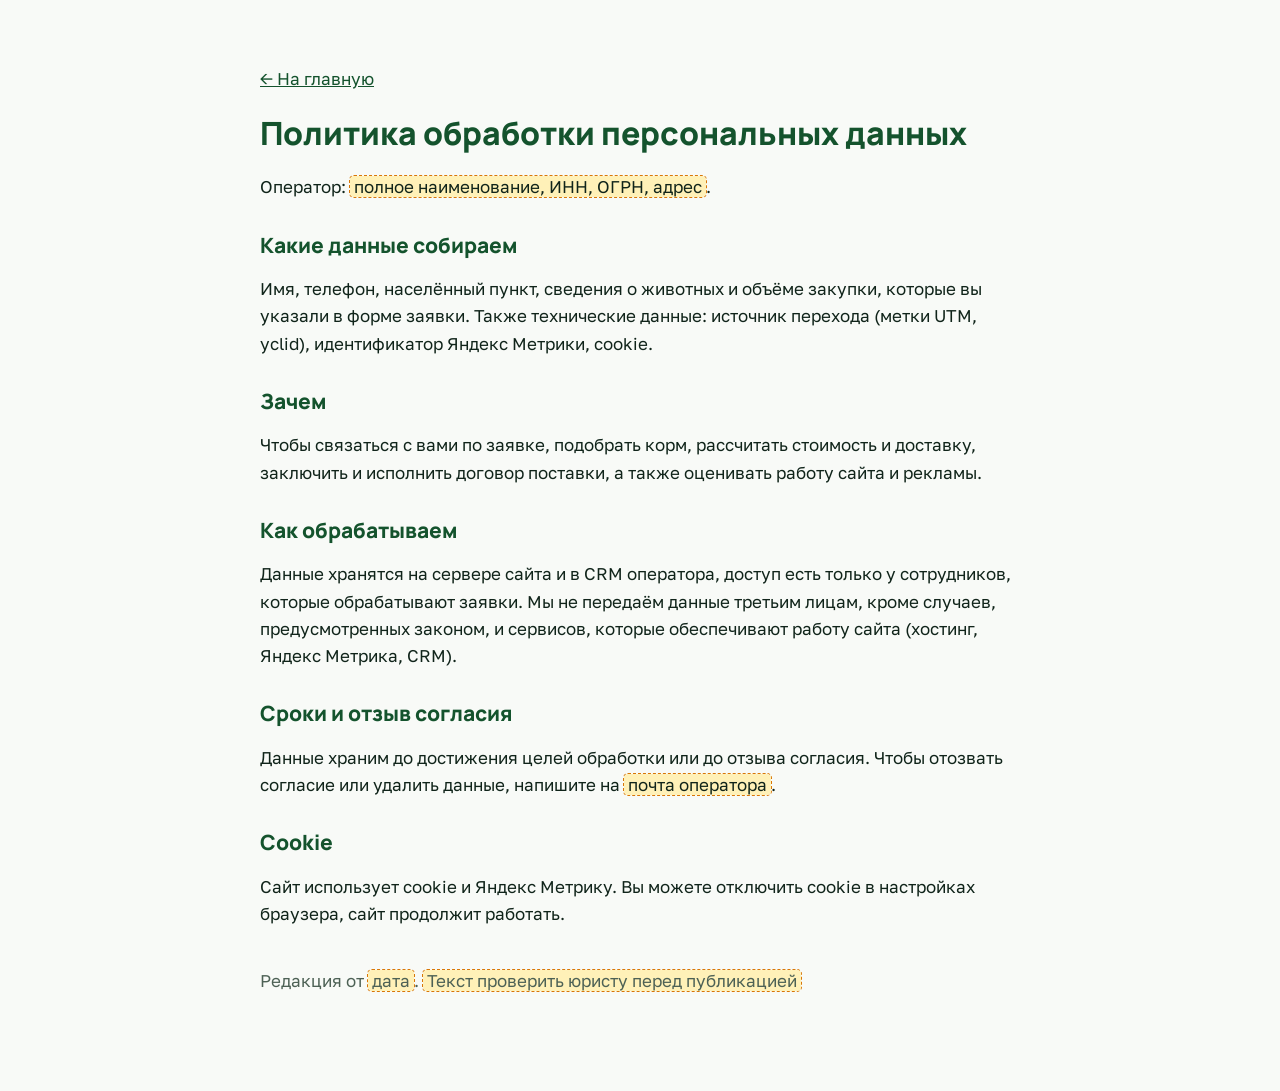
<file: policy.html>
<!doctype html>
<html lang="ru">
<head>
<meta charset="utf-8">
<meta name="viewport" content="width=device-width, initial-scale=1">
<title>Политика конфиденциальности · Абзелиловский комбикорм</title>
<meta name="robots" content="noindex">
<link rel="icon" href="assets/img/favicon.svg" type="image/svg+xml">
<style>
@font-face{font-family:"Golos";src:url(assets/fonts/GolosText-400.ttf) format("truetype");font-weight:400}
@font-face{font-family:"Manrope";src:url(assets/fonts/Manrope-800.ttf) format("truetype");font-weight:800}
body{margin:0;background:#F8FAF7;color:#10241A;font:400 17px/1.6 "Golos",system-ui,sans-serif}
main{max-width:760px;margin:0 auto;padding:48px 16px 80px}
h1,h2{font-family:"Manrope",sans-serif;font-weight:800;color:#14532D;line-height:1.2}
h1{font-size:32px}h2{font-size:21px;margin-top:32px}
a{color:#14532D}
.gap{background:#FFF1B8;outline:1px dashed #D97706;border-radius:4px;padding:0 4px}
</style>
</head>
<body>
<main>
<p><a href="index.html">← На главную</a></p>
<h1>Политика обработки персональных данных</h1>
<p>Оператор: <span class="gap" data-clean="">полное наименование, ИНН, ОГРН, адрес</span>.</p>

<h2>Какие данные собираем</h2>
<p>Имя, телефон, населённый пункт, сведения о животных и объёме закупки, которые вы указали в форме заявки. Также технические данные: источник перехода (метки UTM, yclid), идентификатор Яндекс Метрики, cookie.</p>

<h2>Зачем</h2>
<p>Чтобы связаться с вами по заявке, подобрать корм, рассчитать стоимость и доставку, заключить и исполнить договор поставки, а также оценивать работу сайта и рекламы.</p>

<h2>Как обрабатываем</h2>
<p>Данные хранятся на сервере сайта и в CRM оператора, доступ есть только у сотрудников, которые обрабатывают заявки. Мы не передаём данные третьим лицам, кроме случаев, предусмотренных законом, и сервисов, которые обеспечивают работу сайта (хостинг, Яндекс Метрика, CRM).</p>

<h2>Сроки и отзыв согласия</h2>
<p>Данные храним до достижения целей обработки или до отзыва согласия. Чтобы отозвать согласие или удалить данные, напишите на <span class="gap" data-clean="">почта оператора</span>.</p>

<h2>Cookie</h2>
<p>Сайт использует cookie и Яндекс Метрику. Вы можете отключить cookie в настройках браузера, сайт продолжит работать.</p>

<p style="margin-top:40px;color:#4D6155">Редакция от <span class="gap" data-clean="">дата</span>. <span class="gap" data-clean="">Текст проверить юристу перед публикацией</span></p>
</main>
</body>
</html>
</file>
<file: design.css>
/* Visual layer for the original catalog, calculator, and landing page. */
:root{
  --bg:#f6f3e9;--paper:#fffdf6;--ink:#142b21;--muted:#43594e;--soft:#53675c;--line:#d8dcd0;
  --g900:#16372b;--g800:#224939;--g600:#346348;--g300:#cad9c5;--g50:#e9eee3;
  --gold:#98651f;--gold2:#efc67b;--gold50:#f7ebd1;--sky:#a46111;
  --ph-start:#efc67b;--ph-grow:#346348;--ph-finish:#27665d;
  --r:12px;--rs:8px;--shadow:0 1px 2px #142b2107,0 14px 40px #142b2109;
  --wrap:1340px;
}
body{font-size:16px;overflow-x:clip}
[hidden]{display:none!important}
h1,h2,h3,h4{letter-spacing:-.035em}
h2{font-size:clamp(28px,4.25vw,57px);max-width:21ch;text-wrap:balance}
.sec{padding-block:clamp(58px,7vw,106px)}
.sec-head{margin-bottom:clamp(23px,3.3vw,43px)}
.eyebrow{letter-spacing:.105em;font-size:12px}
.eyebrow::before{background:var(--gold);width:22px}
.lead{font-size:clamp(16px,1.45vw,19px)}
.draft-bar{background:#e9eee3;border-color:#d8dcd0;color:#334d3e;font-size:13px;padding:6px 14px}
.hdr{background:#f6f3e9}
.hdr .orn{display:none}
.hdr-in{height:77px;justify-content:space-between}
.hdr-nav{margin-left:0}
.hdr-nav a:hover{text-decoration:underline;text-underline-offset:5px}
.logo img{width:43px;height:43px;flex:none}
.btn{border-radius:7px;min-height:46px}
.btn-sm{min-height:41px}
.btn-main{box-shadow:none}
.btn-line{box-shadow:inset 0 0 0 1px #8a9e90}
.btn-gold:hover,.add:hover{background:#f7d59b}
.cart-pill{border-radius:7px}
.hdr-act{justify-content:flex-end}
.header-draft-link{border:1px solid #a7b5a9;min-height:42px}
.hero{padding-block:clamp(45px,6.3vw,92px)}
.hero::before{display:none}
.hero-grid{grid-template-columns:minmax(0,1fr) minmax(0,1.08fr);gap:clamp(28px,4.8vw,76px);align-items:center}
.hero h1{font-size:clamp(42px,5.1vw,78px);letter-spacing:-.064em;line-height:1.02;text-wrap:balance}
.hero h1 em{color:#315c44}
.hero .lead{max-width:48ch;font-size:clamp(16px,1.5vw,20px)}
.hero-cta{margin-top:24px}
.hero-status{margin-top:16px;color:var(--muted);font-size:14px}
.hero-scene{margin:0;position:relative;isolation:isolate;overflow:hidden;border-radius:12px 12px 85px 12px;background:#786746;aspect-ratio:1.18}
.hero-scene .field-photo{width:100%;height:100%;object-fit:cover;position:absolute;inset:0}
.hero-scene::after{content:"";position:absolute;inset:0;background:linear-gradient(0deg,#142b2166,transparent 45%);z-index:0}
.hero-scene .pack-photo{width:37%;height:auto;position:absolute;right:9%;bottom:8%;z-index:1;border-radius:7px;box-shadow:0 12px 38px #102a2169;border:4px solid #f6f3e9}
.hero-scene figcaption{position:absolute;z-index:2;left:0;bottom:0;padding:10px 14px;background:var(--g900);color:#f8eedb;border-radius:0 6px 0 0;font-size:12px}
.facts{grid-template-columns:repeat(3,minmax(0,1fr));margin-top:29px}
.facts>div{padding-top:13px}
.facts b{font-size:clamp(21px,2.65vw,36px)}
.facts>div>span{font-size:13px}
.hero-band{background:var(--g900);color:var(--paper);padding-block:15px}
.hero-band .wrap{display:flex;align-items:center;justify-content:space-between;flex-wrap:wrap;gap:6px 20px}
.hero-band a{color:var(--gold2);text-underline-offset:4px}
.why,.docs{background:var(--paper)}
.vs-row{grid-template-columns:minmax(160px,.7fr) minmax(0,1fr) minmax(0,1.4fr)}
.vs-row .a{color:var(--muted)}
.vs-row .b::before{width:15px;height:15px}
.cat{background:#edeedf}
.price-tg,.price-tg button,.tab,.add,.ph-filter button{border-radius:7px}
.tabs{flex-wrap:wrap;overflow:visible;gap:6px}
.tab{background:var(--paper);padding:7px 10px;min-height:44px}
.tab svg{width:28px;height:28px}
.tab i{font-size:11px}
.lv{padding:9px;background:var(--paper)}
.pc{display:flex;flex-direction:column;background:var(--paper)}
.pc.on{box-shadow:0 0 0 1px var(--g900)}
.pc-ph{flex-wrap:wrap}
.pc-price{flex-wrap:wrap;margin-top:auto}
.pc-desc{margin-bottom:14px}
.dt-l{background:var(--g50)}
.legend{grid-template-columns:1fr}
.ptable-wrap{overflow:auto}
.ptable .recipe-link{background:transparent;border:0;padding:4px 0;color:var(--g900);font-weight:600;text-align:left;text-decoration:underline;text-underline-offset:3px}
.draft-data{font-size:14px;color:var(--muted);margin-top:12px}
.cat-note{color:var(--muted)}
.table-volume{display:block;font-size:12px;color:var(--muted);line-height:1.5}
.delivery-limits{margin:24px 0 0;border-top:1px solid var(--line)}
.delivery-limits>div{display:flex;justify-content:space-between;align-items:baseline;gap:8px 18px;padding:12px 0;border-bottom:1px solid var(--line)}
.delivery-limits dt{color:var(--muted)}
.delivery-limits dd{margin:0;color:var(--g900);font:800 21px/1.2 "Manrope",sans-serif;white-space:nowrap}
.shipment-docs li{display:block;border-top:1px solid var(--line);padding-top:12px}
.preorder-steps{padding-left:22px;margin:14px 0 0;color:#e2ecdf}
.preorder-steps li{display:list-item;margin-bottom:7px}
.preorder-steps li::before{display:none}
#calc{background:#e9eee3}
.res::after{pointer-events:none}
.res-big{overflow-wrap:anywhere}
.res .btn:disabled{cursor:default;opacity:.6}
#season{background:#e9eee3}
.mo.on b,.mo.on span{color:#fff}
.tech{background:var(--paper)}
.step-n{background:var(--g900);color:var(--paper)}
.farm .eyebrow::before{background:var(--gold2)}
.farm .lead,.fcard p{color:#e2ecdf}
.docs .sheet{background:var(--paper);padding-block:18px}
.gost+.gost{border-top:1px solid var(--line);padding-block:10px}
.faq details[open]{background:#fffcf2}
.faq summary,.faq .ans{padding-left:12px}
.order{background:#e9eee3}
.draft-output{display:grid;gap:6px;margin-top:15px}
.draft-output textarea{width:100%;min-height:120px;padding:10px;border:1px solid var(--line);border-radius:7px;background:var(--bg)}
.mbar a{min-width:0}
.skip-link{position:fixed;left:12px;top:12px;z-index:100;background:var(--paper);padding:12px 16px;transform:translateY(-160%)}
.skip-link:focus{transform:none}
/* Sections remain visible on direct anchor navigation and with JavaScript disabled. */
.rv:not(.in){opacity:1;transform:none}
@media(max-width:1060px){.hdr-geo{display:none}.hero h1{font-size:clamp(36px,5.5vw,61px)}}
@media(max-width:980px){
  .vs-row{grid-template-columns:minmax(0,1fr) minmax(0,1.35fr)}
  .hero-grid{grid-template-columns:1fr;gap:25px}
  .hero h1{max-width:13ch}
  .hero-scene{aspect-ratio:1.8;max-width:none;border-bottom-right-radius:64px}
  .hero-scene .pack-photo{width:25%;max-height:84%;object-fit:contain}
  .hdr-in{height:auto;min-height:66px}
}
@media(max-width:640px){
  :root{--pad:17px}
  html{scroll-padding-top:107px}
  .res::after{display:none}
  .hdr-in{display:grid;grid-template-columns:minmax(0,1fr) auto;min-height:62px;gap:0 8px;padding-top:10px}
  .hdr-nav{display:flex;grid-column:1/-1;grid-row:2;gap:clamp(11px,4vw,25px);min-height:42px;align-items:center}
  .hdr-nav a{font-size:13px}
  .logo img{width:34px;height:34px}
  .logo small{display:none}
  .header-draft-link{padding-inline:8px;font-size:12px}
  .hdr-act{gap:5px}
  .hdr-act .cart-pill{display:none}
  .hero-grid{gap:22px}
  .hero h1{font-size:clamp(34px,9.8vw,51px)}
  .hero-scene{border-bottom-right-radius:48px}
  .hero-scene figcaption{font-size:10px;padding:6px 9px}
  .facts>div+div{padding-left:8px}
  .facts>div{padding-right:7px}
  .facts b{white-space:normal}
  .facts>div:nth-child(n+3){border-top:0}
  .vs-row{grid-template-columns:minmax(0,1fr)}
  .vs-row .a::before{content:none}
  .price-tg{max-width:100%}
  .price-tg button{padding:8px 9px}
  .delivery-limits dd{font-size:17px}
  .tabs{gap:5px}.tab{font-size:12px;min-height:40px;padding-inline:7px}
  .tab svg{width:23px;height:23px}
  .res-rows div{flex-wrap:wrap}
  .res-rows b{white-space:normal}
  .dt-r{padding:12px 10px 14px}
  .ctab{table-layout:fixed}
  .ctab th,.ctab td{padding-inline:4px;overflow-wrap:anywhere}
  .ctab th:first-child{width:48%}
  .ctab th{font-size:10px}
  .gost b{white-space:normal}
  .b-item .stp{min-width:0}
}
</file>
